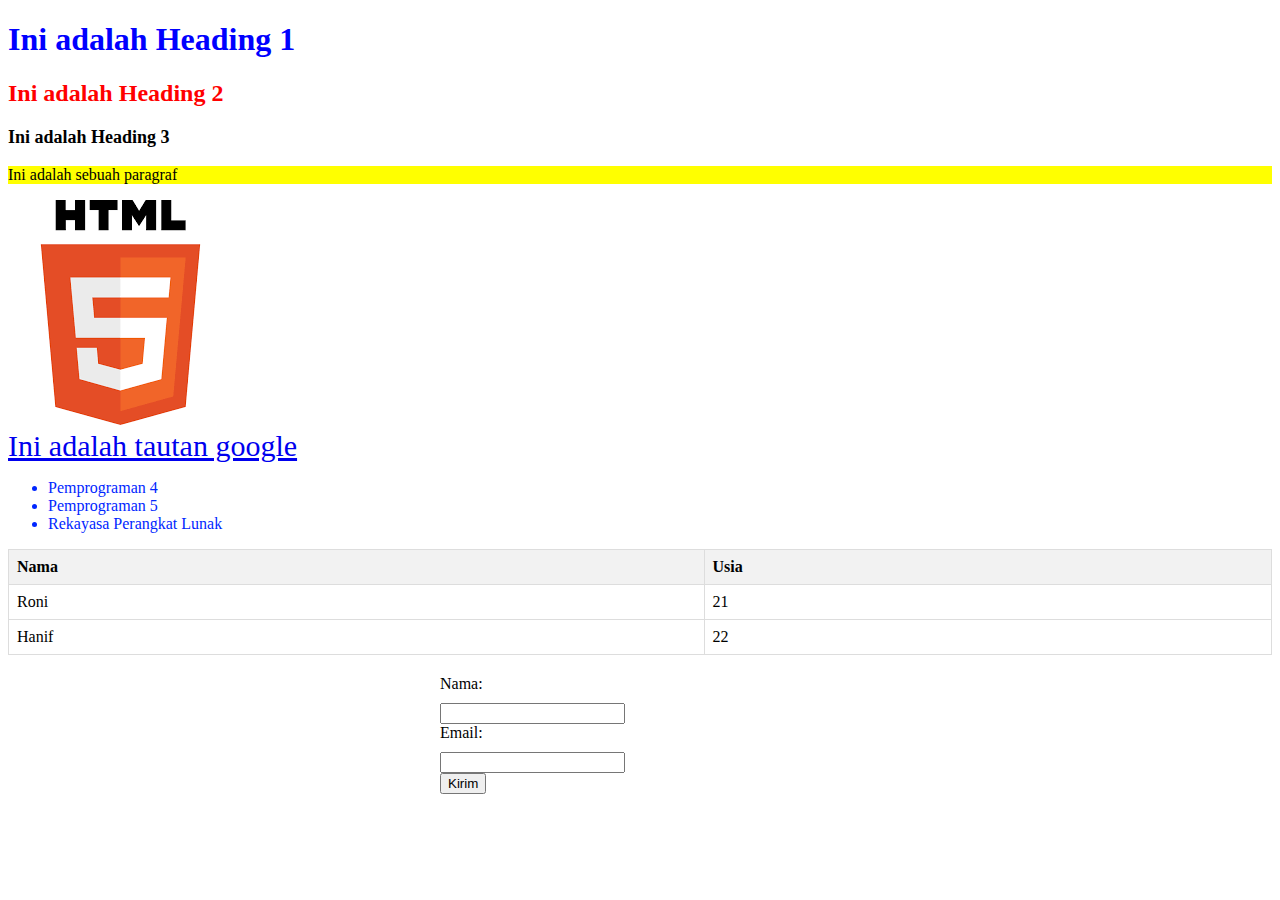
<file: PRG4_M1_P1_076/PRG4_M1_P1_076/P1_076.html>
﻿<!DOCTYPE html>

<html>
<head>
    <title>P1_076_1</title>
    <link rel="stylesheet" type="text/css" href="Style.css" />
    <style>
        /* CSS internal dimulai disini*/
        /* Gaya untuk elemen dengan claa "my class" */
        .my-class{
            font-family:'Birch Std';
            font-size:30px;
        }
        /* Gaya untuk elemen <ul> dengan id "my-list" */
        #my-list{
            color: #0026ff;
        }
        /*css internal berakhir disini*/
    </style>
</head>

<body>
    <h1 style="color: blue;">Ini adalah Heading 1</h1>
    <h2 style="color: red;">Ini adalah Heading 2</h2>
    <h3 style="font-size: 18px;">Ini adalah Heading 3</h3>
    <p style="background-color: yellow;">Ini adalah sebuah paragraf</p>

    <!--contoh gambar-->
    <img src="gambar.jpg" alt="Deskripsi gambar">
    <br />

    <!--contoh tautan (link)-->
    <a class="my-class" href="https://www.google.com">Ini adalah tautan google</a>

    <!--contoh daftar (list)-->
    <ul id="my-list">
        <li>Pemprograman 4</li>
        <li>Pemprograman 5</li>
        <li>Rekayasa Perangkat Lunak</li>
    </ul>

    <!--contoh tabel-->
    <table>
        <tr>
            <th>Nama</th>
            <th>Usia</th>
        </tr>
        <tr>
            <td>Roni</td>
            <td>21</td>
        </tr>
        <tr>
            <td>Hanif</td>
            <td>22</td>
        </tr>
    </table>
    <!--contoh formulir-->
    <form>
        <label for="nama">Nama:</label>
        <input type="text" id="nama" name="nama" /><br />

        <label for="email">Email:</label>
        <input type="email" id="email" name="email" /><br />

        <input type="submit" value="Kirim" />
    </form>

</body>
</html>
</file>
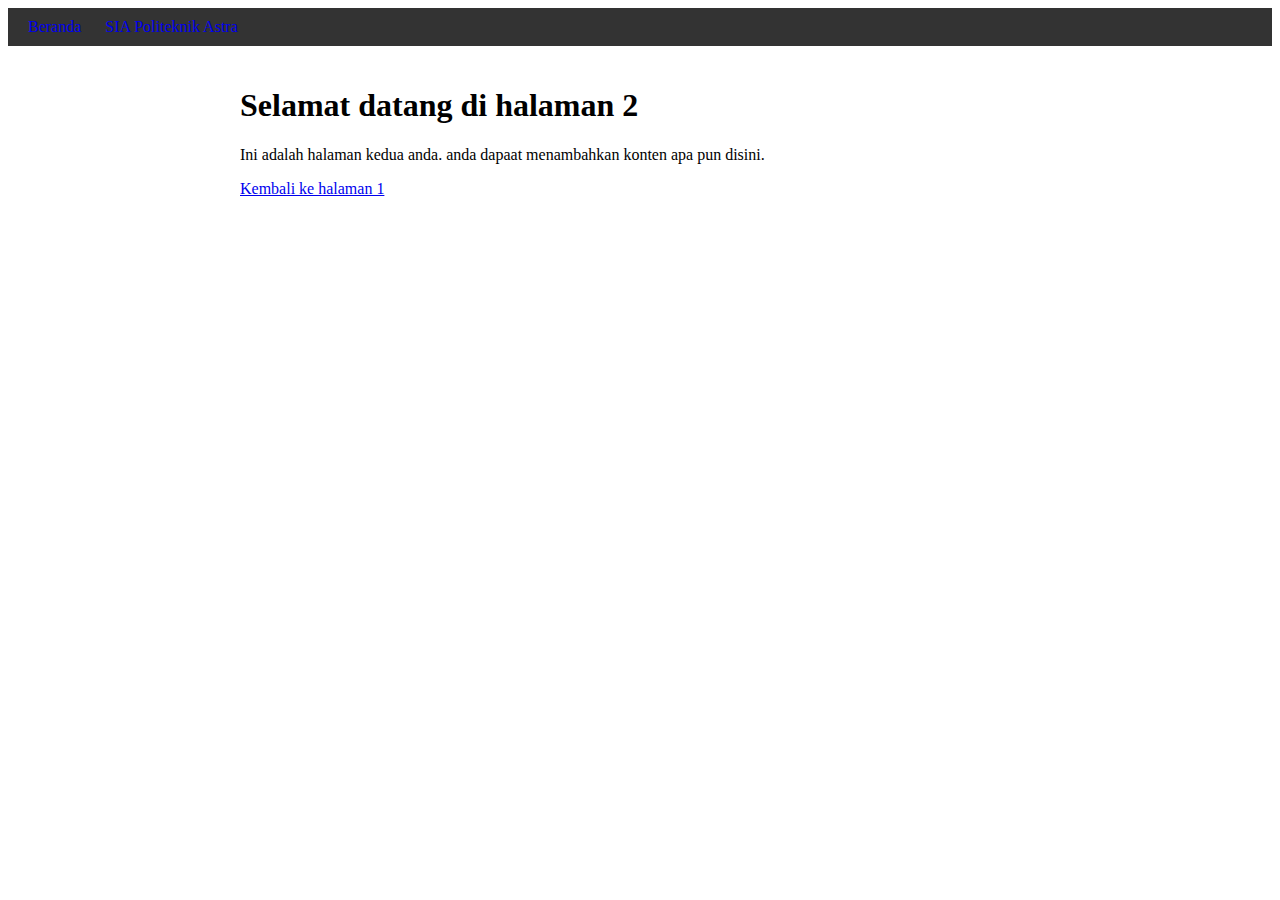
<file: PRG4_M1_P1_076/PRG4_M1_P1_076/P1_076_2.html>
﻿<!DOCTYPE html>

<html lang="en">
<head>
    <meta charset="utf-8" />
    <meta name="viewport" content="width=device-width, initial-scale=1.0" />
    <title>P1_076_2</title>
    <style>
        /*gaya css untuk navbar*/
        nav {
            background-color: #333;
            color: #fff;
            padding: 10px;
        }
        /* gaya css untuk tautan navbar */
        nav a {
              color #fff;
              text-decoration: none;
              margin: 0 10px;         
        }
        /* gaya css untuk konten */
        .container{
            max-width: 800px;
            margin:0 auto;
            padding: 20px;
        }
    </style>
</head>
<body>

    <!-- Navbar -->
    <nav>
        <a href="P1_076_2.html">Beranda</a>
        <a href="https://sia.polytechnic.astra.ac.id/">SIA Politeknik Astra</a>
    </nav>
    <!-- isi halaman -->
    <div class="container">
        <h1>Selamat datang di halaman 2</h1>
        <p> Ini adalah halaman kedua anda. anda dapaat menambahkan konten apa pun disini.</p>
        <a href="P1_076.html">Kembali ke halaman 1</a>
    </div>
</body>
</html>
</file>
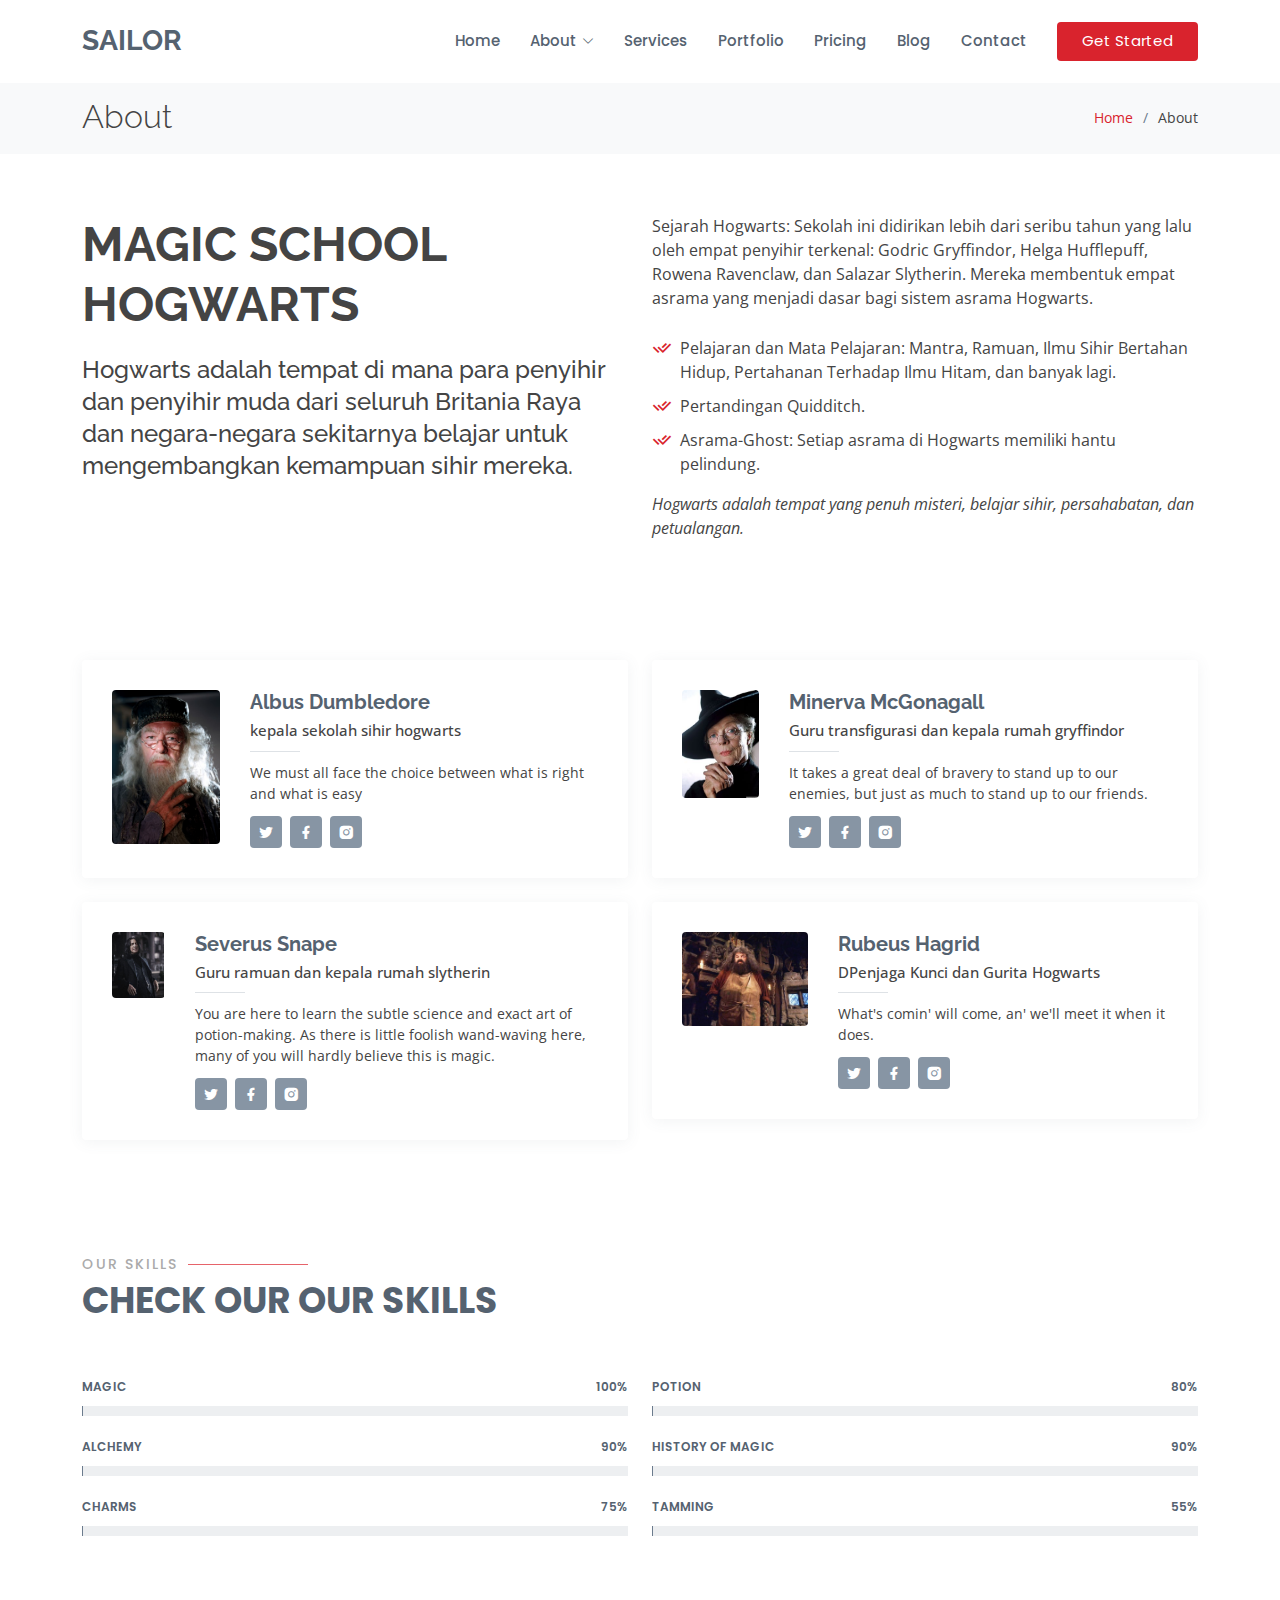
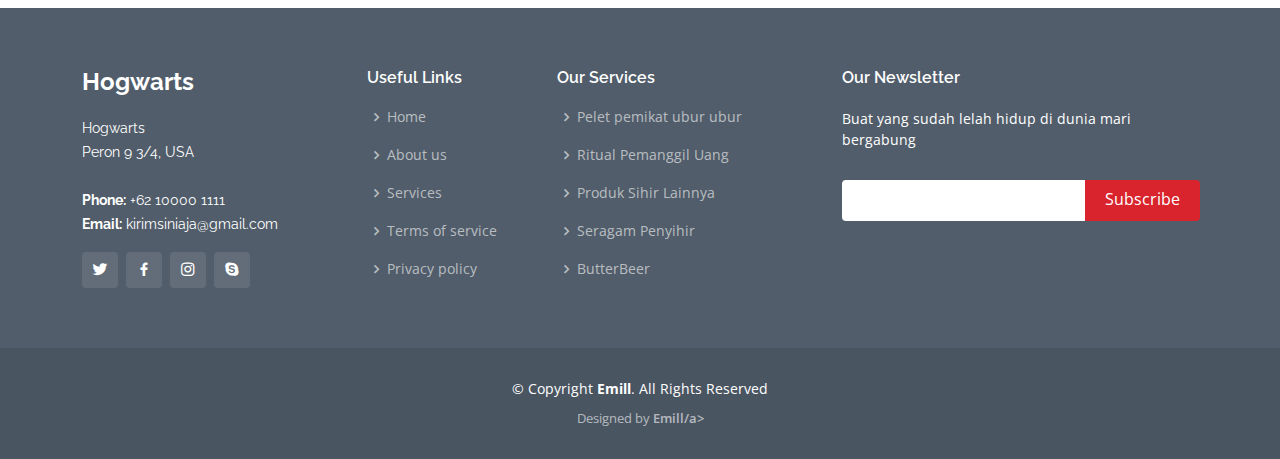
<file: PRG4_M1_P1_076/PRG4_M1_P1_076/Latihan/Sailor/about.html>
<!DOCTYPE html>
<html lang="en">

<head>
  <meta charset="utf-8">
  <meta content="width=device-width, initial-scale=1.0" name="viewport">

  <title>About - Sailor Bootstrap Template</title>
  <meta content="" name="description">
  <meta content="" name="keywords">

  <!-- Favicons -->
  <link href="assets/img/favicon.png" rel="icon">
  <link href="assets/img/apple-touch-icon.png" rel="apple-touch-icon">

  <!-- Google Fonts -->
  <link href="https://fonts.googleapis.com/css?family=Open+Sans:300,300i,400,400i,600,600i,700,700i|Raleway:300,300i,400,400i,500,500i,600,600i,700,700i|Poppins:300,300i,400,400i,500,500i,600,600i,700,700i" rel="stylesheet">

  <!-- Vendor CSS Files -->
  <link href="assets/vendor/animate.css/animate.min.css" rel="stylesheet">
  <link href="assets/vendor/bootstrap/css/bootstrap.min.css" rel="stylesheet">
  <link href="assets/vendor/bootstrap-icons/bootstrap-icons.css" rel="stylesheet">
  <link href="assets/vendor/boxicons/css/boxicons.min.css" rel="stylesheet">
  <link href="assets/vendor/glightbox/css/glightbox.min.css" rel="stylesheet">
  <link href="assets/vendor/remixicon/remixicon.css" rel="stylesheet">
  <link href="assets/vendor/swiper/swiper-bundle.min.css" rel="stylesheet">

  <!-- Template Main CSS File -->
  <link href="assets/css/style.css" rel="stylesheet">

  <!-- =======================================================
  * Template Name: Sailor
  * Updated: Aug 30 2023 with Bootstrap v5.3.1
  * Template URL: https://bootstrapmade.com/sailor-free-bootstrap-theme/
  * Author: BootstrapMade.com
  * License: https://bootstrapmade.com/license/
  ======================================================== -->
</head>

<body>

  <!-- ======= Header ======= -->
  <header id="header" class="fixed-top d-flex align-items-center">
    <div class="container d-flex align-items-center">

      <h1 class="logo me-auto"><a href="index.html">Sailor</a></h1>
      <!-- Uncomment below if you prefer to use an image logo -->
      <!-- <a href="index.html" class="logo me-auto"><img src="assets/img/logo.png" alt="" class="img-fluid"></a>-->

      <nav id="navbar" class="navbar">
        <ul>
          <li><a href="index.html">Home</a></li>

          <li class="dropdown"><a href="#"><span>About</span> <i class="bi bi-chevron-down"></i></a>
            <ul>
              <li><a href="about.html" class="active">About</a></li>
              <li><a href="team.html">Team</a></li>
              <li><a href="testimonials.html">Testimonials</a></li>

              <li class="dropdown"><a href="#"><span>Deep Drop Down</span> <i class="bi bi-chevron-right"></i></a>
                <ul>
                  <li><a href="#">Deep Drop Down 1</a></li>
                  <li><a href="#">Deep Drop Down 2</a></li>
                  <li><a href="#">Deep Drop Down 3</a></li>
                  <li><a href="#">Deep Drop Down 4</a></li>
                  <li><a href="#">Deep Drop Down 5</a></li>
                </ul>
              </li>
            </ul>
          </li>
          <li><a href="services.html">Services</a></li>
          <li><a href="portfolio.html">Portfolio</a></li>
          <li><a href="pricing.html">Pricing</a></li>
          <li><a href="blog.html">Blog</a></li>

          <li><a href="contact.html">Contact</a></li>
          <li><a href="index.html" class="getstarted">Get Started</a></li>
        </ul>
        <i class="bi bi-list mobile-nav-toggle"></i>
      </nav><!-- .navbar -->

    </div>
  </header><!-- End Header -->

  <main id="main">

      <!-- ======= Breadcrumbs ======= -->
      <section id="breadcrumbs" class="breadcrumbs">
          <div class="container">

              <div class="d-flex justify-content-between align-items-center">
                  <h2>About</h2>
                  <ol>
                      <li><a href="index.html">Home</a></li>
                      <li>About</li>
                  </ol>
              </div>

          </div>
      </section><!-- End Breadcrumbs -->
      <!-- ======= About Section ======= -->
      <section id="about" class="about">
          <div class="container">

              <div class="row content">
                  <div class="col-lg-6">
                      <h2>Magic School Hogwarts</h2>
                      <h3> Hogwarts adalah tempat di mana para penyihir dan penyihir muda dari seluruh Britania Raya dan negara-negara sekitarnya belajar untuk mengembangkan kemampuan sihir mereka.</h3>
                  </div>
                  <div class="col-lg-6 pt-4 pt-lg-0">
                      <p>
                          Sejarah Hogwarts: Sekolah ini didirikan lebih dari seribu tahun yang lalu oleh empat penyihir terkenal: Godric Gryffindor, Helga Hufflepuff, Rowena Ravenclaw, dan Salazar Slytherin. Mereka membentuk empat asrama yang menjadi dasar bagi sistem asrama Hogwarts.
                      </p>
                      <ul>
                          <li><i class="ri-check-double-line"></i> Pelajaran dan Mata Pelajaran: Mantra, Ramuan, Ilmu Sihir Bertahan Hidup, Pertahanan Terhadap Ilmu Hitam, dan banyak lagi. </li>
                          <li><i class="ri-check-double-line"></i> Pertandingan Quidditch.</li>
                          <li><i class="ri-check-double-line"></i> Asrama-Ghost: Setiap asrama di Hogwarts memiliki hantu pelindung.</li>
                      </ul>
                      <p class="fst-italic">
                          Hogwarts adalah tempat yang penuh misteri, belajar sihir, persahabatan, dan petualangan.
                      </p>
                  </div>
              </div>

          </div>
      </section><!-- End About Section -->
      <!-- ======= Team Section ======= -->
      <section id="team" class="team ">
          <div class="container">

              <div class="row">

                  <div class="col-lg-6">
                      <div class="member d-flex align-items-start">
                          <div class="pic"><img src="assets/img/team/team1.jpg" class="img-fluid" alt=""></div>
                          <div class="member-info">
                              <h4>Albus Dumbledore</h4>
                              <span>kepala sekolah sihir hogwarts</span>
                              <p>We must all face the choice between what is right and what is easy</p>
                              <div class="social">
                                  <a href=""><i class="ri-twitter-fill"></i></a>
                                  <a href=""><i class="ri-facebook-fill"></i></a>
                                  <a href=""><i class="ri-instagram-fill"></i></a>
                              </div>
                          </div>
                      </div>
                  </div>

                  <div class="col-lg-6 mt-4 mt-lg-0">
                      <div class="member d-flex align-items-start">
                          <div class="pic"><img src="assets/img/team/team2.jpg" class="img-fluid" alt=""></div>
                          <div class="member-info">
                              <h4>Minerva McGonagall</h4>
                              <span>Guru transfigurasi dan kepala rumah gryffindor</span>
                              <p>It takes a great deal of bravery to stand up to our enemies, but just as much to stand up to our friends.</p>
                              <div class="social">
                                  <a href=""><i class="ri-twitter-fill"></i></a>
                                  <a href=""><i class="ri-facebook-fill"></i></a>
                                  <a href=""><i class="ri-instagram-fill"></i></a>
                              </div>
                          </div>
                      </div>
                  </div>

                  <div class="col-lg-6 mt-4">
                      <div class="member d-flex align-items-start">
                          <div class="pic"><img src="assets/img/team/team3.jpg" class="img-fluid" alt=""></div>
                          <div class="member-info">
                              <h4>Severus Snape</h4>
                              <span>Guru ramuan dan kepala rumah slytherin</span>
                              <p>You are here to learn the subtle science and exact art of potion-making. As there is little foolish wand-waving here, many of you will hardly believe this is magic.</p>
                              <div class="social">
                                  <a href=""><i class="ri-twitter-fill"></i></a>
                                  <a href=""><i class="ri-facebook-fill"></i></a>
                                  <a href=""><i class="ri-instagram-fill"></i></a>
                              </div>
                          </div>
                      </div>
                  </div>

                  <div class="col-lg-6 mt-4">
                      <div class="member d-flex align-items-start">
                          <div class="pic"><img src="assets/img/team/team4.jpg" class="img-fluid" alt=""></div>
                          <div class="member-info">
                              <h4>Rubeus Hagrid</h4>
                              <span>DPenjaga Kunci dan Gurita Hogwarts</span>
                              <p>What's comin' will come, an' we'll meet it when it does.</p>
                              <div class="social">
                                  <a href=""><i class="ri-twitter-fill"></i></a>
                                  <a href=""><i class="ri-facebook-fill"></i></a>
                                  <a href=""><i class="ri-instagram-fill"></i></a>
                              </div>
                          </div>
                      </div>
                  </div>

              </div>

          </div>
      </section><!-- End Team Section -->
      <!-- ======= Our Skills Section ======= -->
      <section id="skills" class="skills">
          <div class="container">

              <div class="section-title">
                  <h2>Our Skills</h2>
                  <p>Check our Our Skills</p>
              </div>

              <div class="row skills-content">

                  <div class="col-lg-6">

                      <div class="progress">
                          <span class="skill">Magic <i class="val">100%</i></span>
                          <div class="progress-bar-wrap">
                              <div class="progress-bar" role="progressbar" aria-valuenow="100" aria-valuemin="0" aria-valuemax="100"></div>
                          </div>
                      </div>

                      <div class="progress">
                          <span class="skill">Alchemy <i class="val">90%</i></span>
                          <div class="progress-bar-wrap">
                              <div class="progress-bar" role="progressbar" aria-valuenow="90" aria-valuemin="0" aria-valuemax="100"></div>
                          </div>
                      </div>

                      <div class="progress">
                          <span class="skill">Charms <i class="val">75%</i></span>
                          <div class="progress-bar-wrap">
                              <div class="progress-bar" role="progressbar" aria-valuenow="75" aria-valuemin="0" aria-valuemax="100"></div>
                          </div>
                      </div>

                  </div>

                  <div class="col-lg-6">

                      <div class="progress">
                          <span class="skill">Potion <i class="val">80%</i></span>
                          <div class="progress-bar-wrap">
                              <div class="progress-bar" role="progressbar" aria-valuenow="80" aria-valuemin="0" aria-valuemax="100"></div>
                          </div>
                      </div>

                      <div class="progress">
                          <span class="skill">History of magic <i class="val">90%</i></span>
                          <div class="progress-bar-wrap">
                              <div class="progress-bar" role="progressbar" aria-valuenow="90" aria-valuemin="0" aria-valuemax="100"></div>
                          </div>
                      </div>

                      <div class="progress">
                          <span class="skill">Tamming <i class="val">55%</i></span>
                          <div class="progress-bar-wrap">
                              <div class="progress-bar" role="progressbar" aria-valuenow="55" aria-valuemin="0" aria-valuemax="100"></div>
                          </div>
                      </div>

                  </div>

              </div>

          </div>
      </section><!-- End Our Skills Section -->

  </main><!-- End #main -->

  <!-- ======= Footer ======= -->
  <footer id="footer">
    <div class="footer-top">
      <div class="container">
          <div class="row">

              <div class="col-lg-3 col-md-6">
                  <div class="footer-info">
                      <h3>Hogwarts</h3>
                      <p>
                          Hogwarts <br>
                          Peron 9 3/4, USA<br><br>
                          <strong>Phone:</strong> +62 10000 1111<br>
                          <strong>Email:</strong> kirimsiniaja@gmail.com<br>
                      </p>
                      <div class="social-links mt-3">
                          <a href="#" class="twitter"><i class="bx bxl-twitter"></i></a>
                          <a href="#" class="facebook"><i class="bx bxl-facebook"></i></a>
                          <a href="#" class="instagram"><i class="bx bxl-instagram"></i></a>
                          <a href="#" class="google-plus"><i class="bx bxl-skype"></i></a>
                      </div>
                  </div>
              </div>

              <div class="col-lg-2 col-md-6 footer-links">
                  <h4>Useful Links</h4>
                  <ul>
                      <li><i class="bx bx-chevron-right"></i> <a href="#">Home</a></li>
                      <li><i class="bx bx-chevron-right"></i> <a href="#">About us</a></li>
                      <li><i class="bx bx-chevron-right"></i> <a href="#">Services</a></li>
                      <li><i class="bx bx-chevron-right"></i> <a href="#">Terms of service</a></li>
                      <li><i class="bx bx-chevron-right"></i> <a href="#">Privacy policy</a></li>
                  </ul>
              </div>

              <div class="col-lg-3 col-md-6 footer-links">
                  <h4>Our Services</h4>
                  <ul>
                      <li><i class="bx bx-chevron-right"></i> <a href="#">Pelet pemikat ubur ubur</a></li>
                      <li><i class="bx bx-chevron-right"></i> <a href="#">Ritual Pemanggil Uang</a></li>
                      <li><i class="bx bx-chevron-right"></i> <a href="#">Produk Sihir Lainnya</a></li>
                      <li><i class="bx bx-chevron-right"></i> <a href="#">Seragam Penyihir</a></li>
                      <li><i class="bx bx-chevron-right"></i> <a href="#">ButterBeer</a></li>
                  </ul>
              </div>

              <div class="col-lg-4 col-md-6 footer-newsletter">
                  <h4>Our Newsletter</h4>
                  <p>Buat yang sudah lelah hidup di dunia mari bergabung</p>
                  <form action="" method="post">
                      <input type="email" name="email"><input type="submit" value="Subscribe">
                  </form>

              </div>

          </div>
      </div>
    </div>

    <div class="container">
      <div class="copyright">
        &copy; Copyright <strong><span>Emill</span></strong>. All Rights Reserved
      </div>
      <div class="credits">
        <!-- All the links in the footer should remain intact. -->
        <!-- You can delete the links only if you purchased the pro version. -->
        <!-- Licensing information: https://bootstrapmade.com/license/ -->
        <!-- Purchase the pro version with working PHP/AJAX contact form: https://bootstrapmade.com/sailor-free-bootstrap-theme/ -->
        Designed by <a href="https://bootstrapmade.com/">Emill/a>
      </div>
    </div>
  </footer><!-- End Footer -->

  <a href="#" class="back-to-top d-flex align-items-center justify-content-center"><i class="bi bi-arrow-up-short"></i></a>

  <!-- Vendor JS Files -->
  <script src="assets/vendor/bootstrap/js/bootstrap.bundle.min.js"></script>
  <script src="assets/vendor/glightbox/js/glightbox.min.js"></script>
  <script src="assets/vendor/isotope-layout/isotope.pkgd.min.js"></script>
  <script src="assets/vendor/swiper/swiper-bundle.min.js"></script>
  <script src="assets/vendor/waypoints/noframework.waypoints.js"></script>
  <script src="assets/vendor/php-email-form/validate.js"></script>

  <!-- Template Main JS File -->
  <script src="assets/js/main.js"></script>

</body>

</html>
</file>
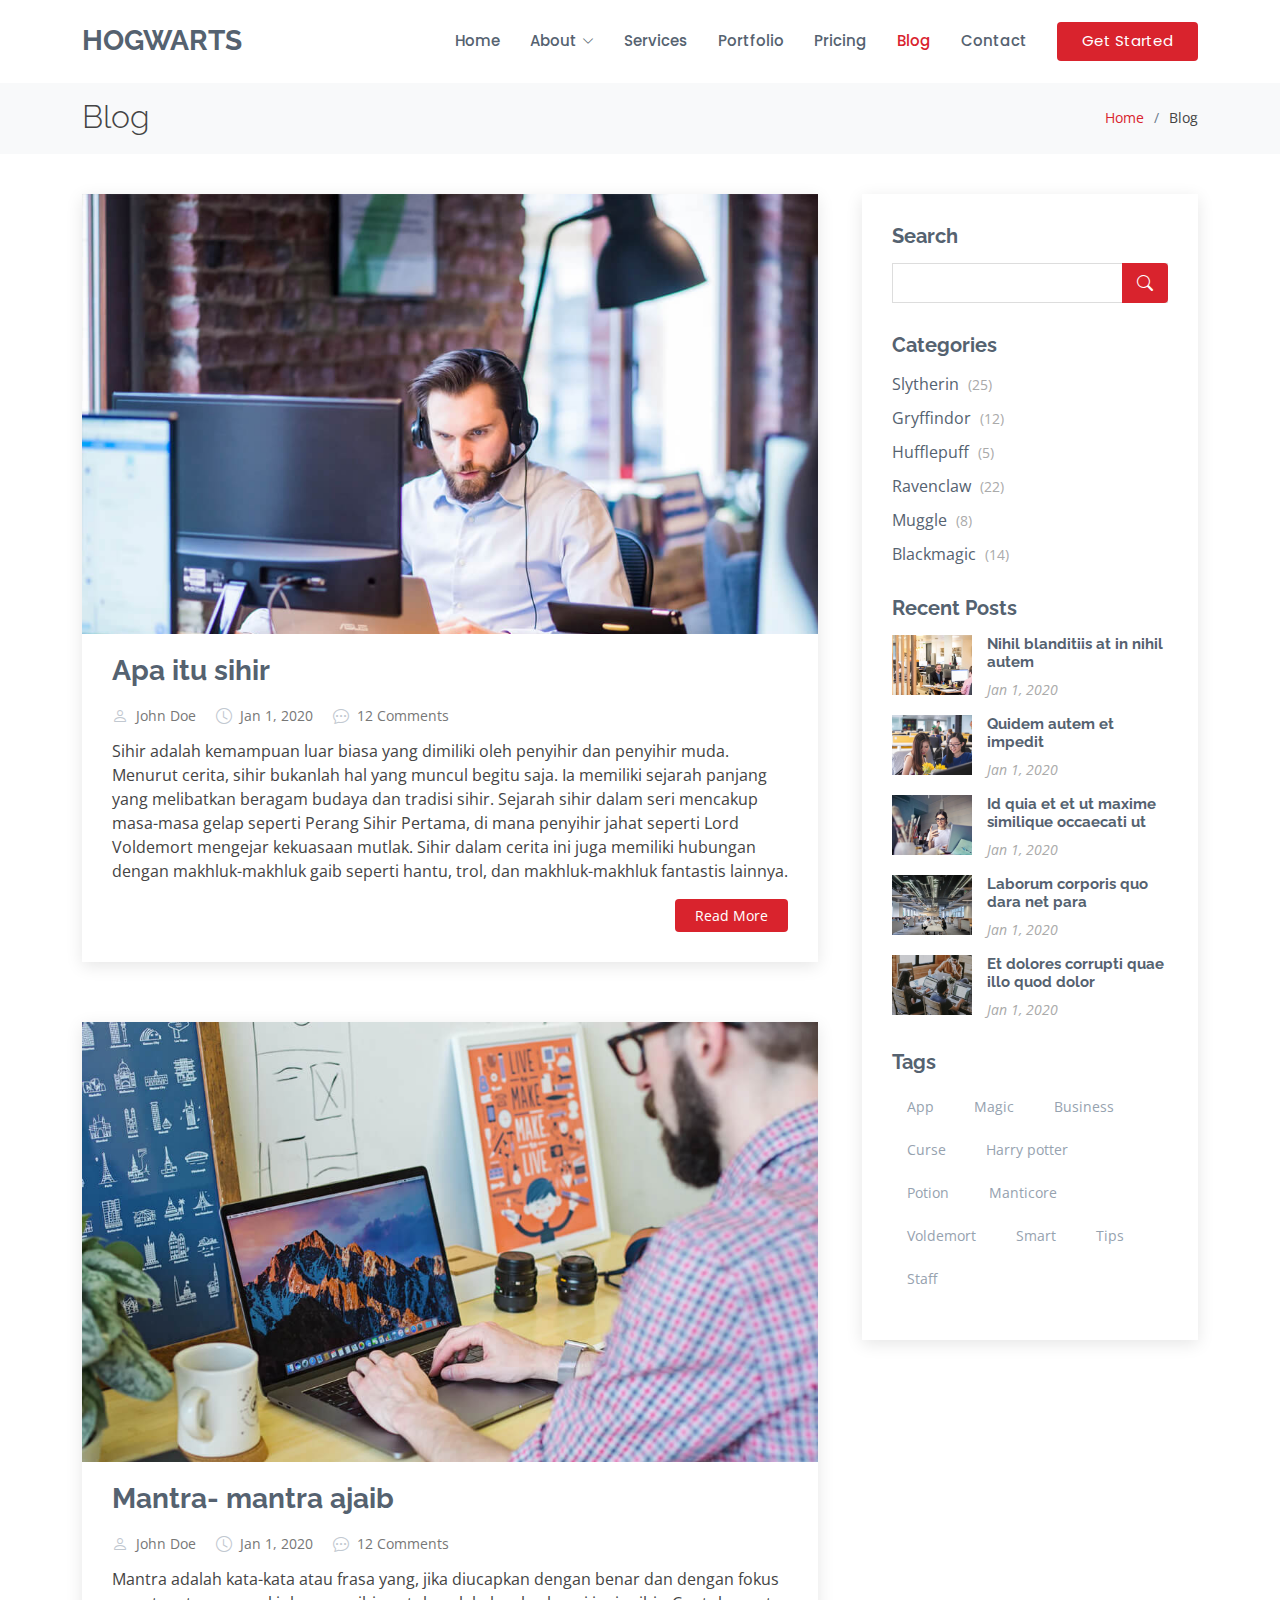
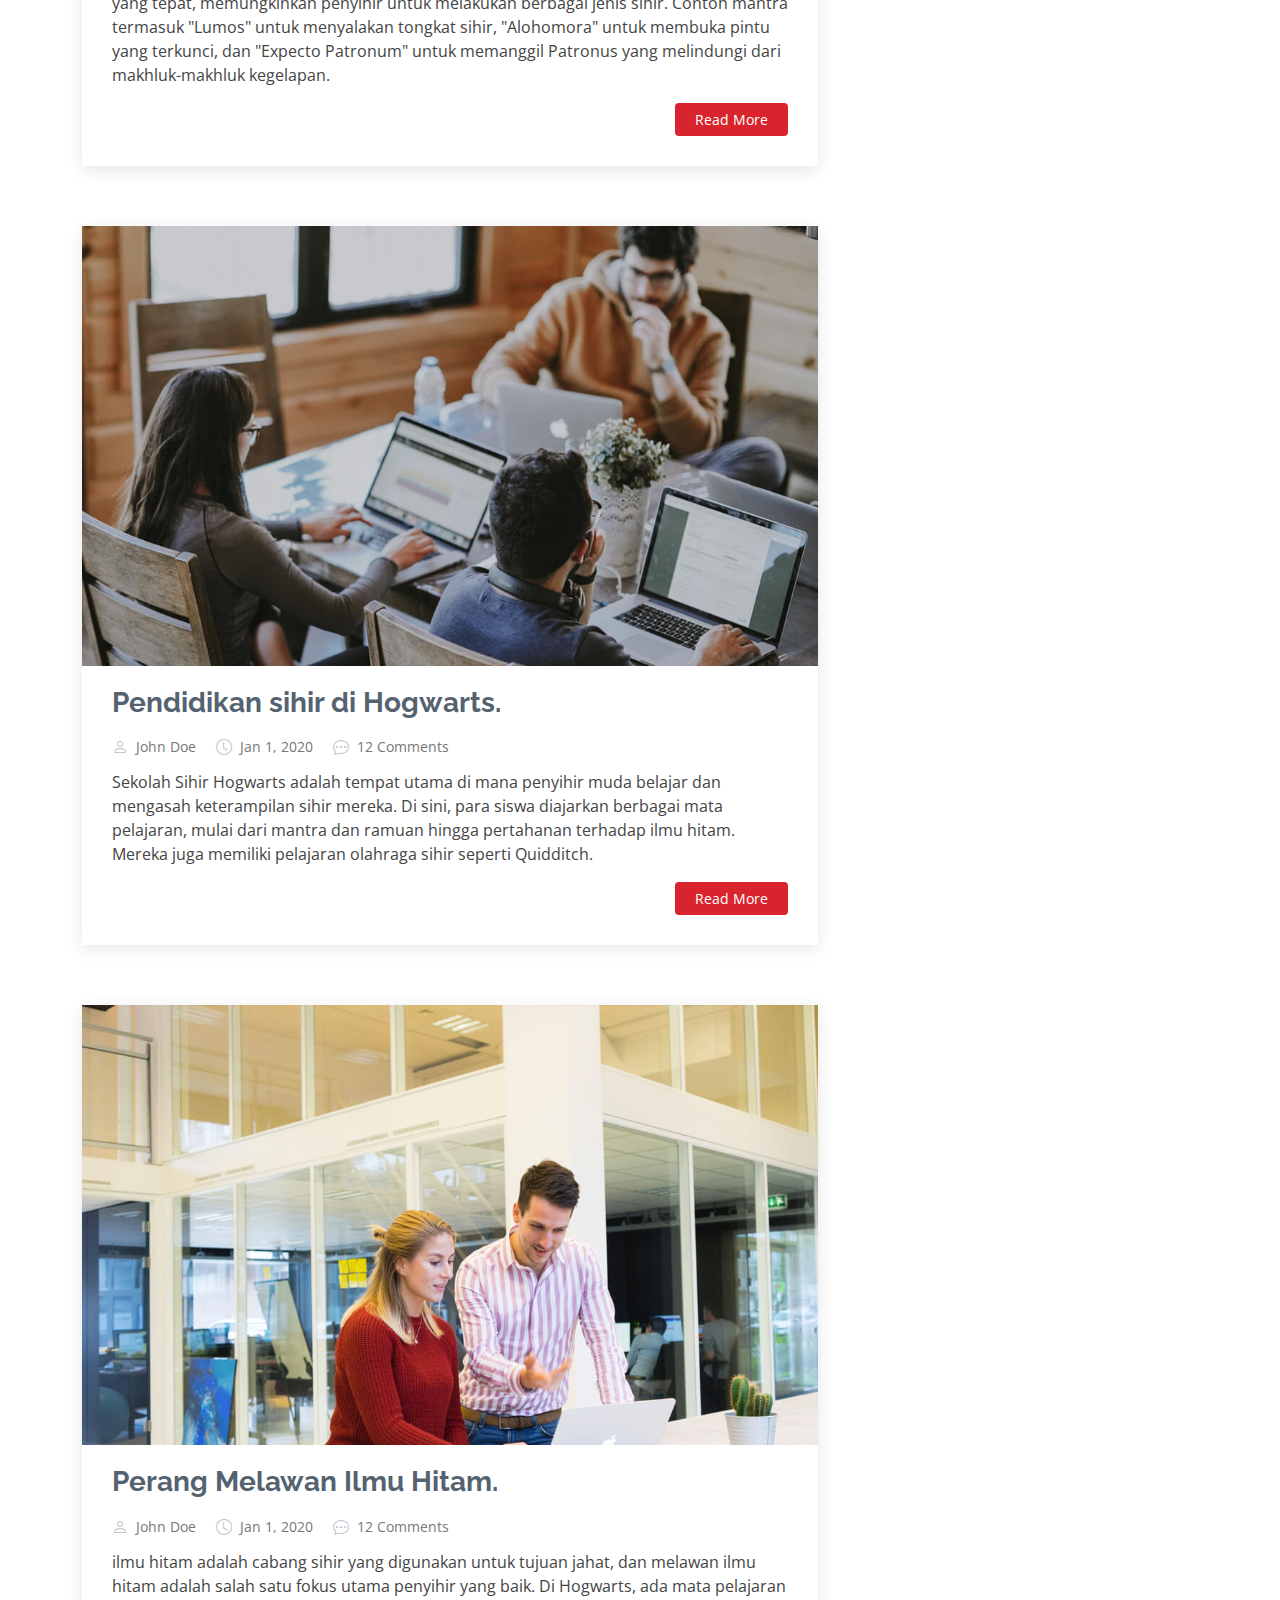
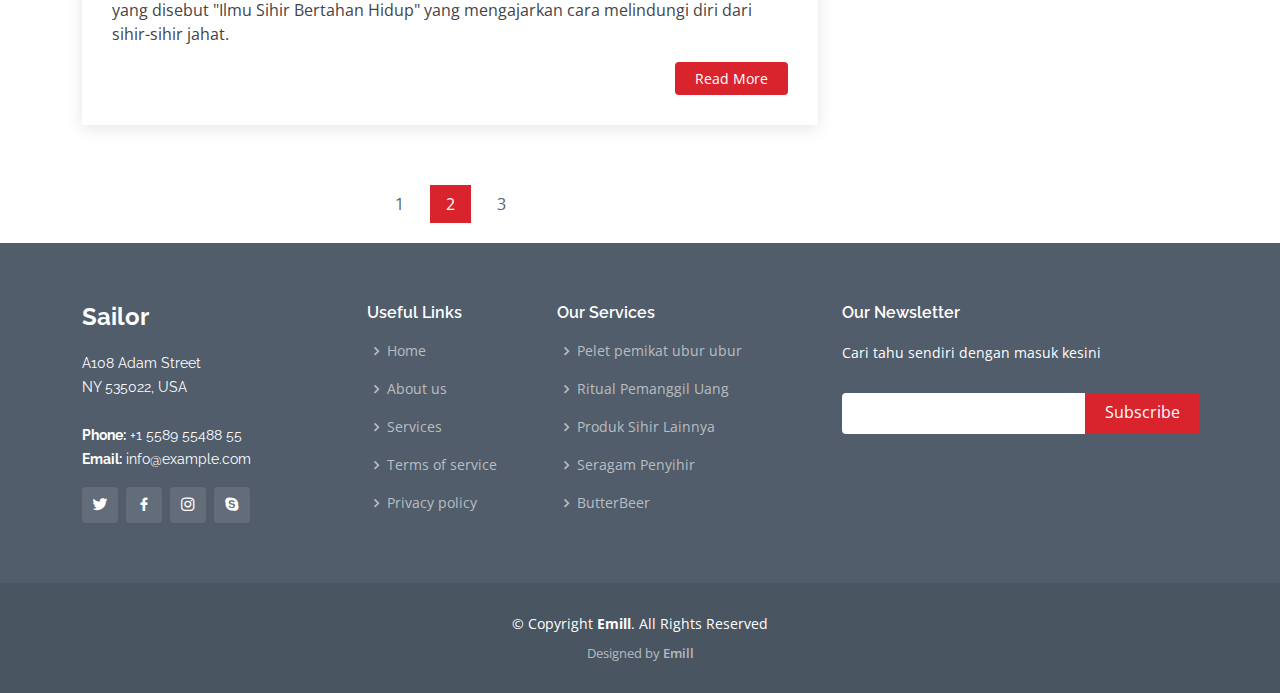
<file: PRG4_M1_P1_076/PRG4_M1_P1_076/Latihan/Sailor/blog.html>
<!DOCTYPE html>
<html lang="en">

<head>
  <meta charset="utf-8">
  <meta content="width=device-width, initial-scale=1.0" name="viewport">

  <title>Blog - Sailor Bootstrap Template</title>
  <meta content="" name="description">
  <meta content="" name="keywords">

  <!-- Favicons -->
  <link href="assets/img/favicon.png" rel="icon">
  <link href="assets/img/apple-touch-icon.png" rel="apple-touch-icon">

  <!-- Google Fonts -->
  <link href="https://fonts.googleapis.com/css?family=Open+Sans:300,300i,400,400i,600,600i,700,700i|Raleway:300,300i,400,400i,500,500i,600,600i,700,700i|Poppins:300,300i,400,400i,500,500i,600,600i,700,700i" rel="stylesheet">

  <!-- Vendor CSS Files -->
  <link href="assets/vendor/animate.css/animate.min.css" rel="stylesheet">
  <link href="assets/vendor/bootstrap/css/bootstrap.min.css" rel="stylesheet">
  <link href="assets/vendor/bootstrap-icons/bootstrap-icons.css" rel="stylesheet">
  <link href="assets/vendor/boxicons/css/boxicons.min.css" rel="stylesheet">
  <link href="assets/vendor/glightbox/css/glightbox.min.css" rel="stylesheet">
  <link href="assets/vendor/remixicon/remixicon.css" rel="stylesheet">
  <link href="assets/vendor/swiper/swiper-bundle.min.css" rel="stylesheet">

  <!-- Template Main CSS File -->
  <link href="assets/css/style.css" rel="stylesheet">

  <!-- =======================================================
  * Template Name: Sailor
  * Updated: Aug 30 2023 with Bootstrap v5.3.1
  * Template URL: https://bootstrapmade.com/sailor-free-bootstrap-theme/
  * Author: BootstrapMade.com
  * License: https://bootstrapmade.com/license/
  ======================================================== -->
</head>

<body>

  <!-- ======= Header ======= -->
  <header id="header" class="fixed-top d-flex align-items-center">
    <div class="container d-flex align-items-center">

      <h1 class="logo me-auto"><a href="index.html">Hogwarts</a></h1>
      <!-- Uncomment below if you prefer to use an image logo -->
      <!-- <a href="index.html" class="logo me-auto"><img src="assets/img/logo.png" alt="" class="img-fluid"></a>-->

      <nav id="navbar" class="navbar">
        <ul>
          <li><a href="index.html">Home</a></li>

          <li class="dropdown"><a href="#"><span>About</span> <i class="bi bi-chevron-down"></i></a>
            <ul>
              <li><a href="about.html">About</a></li>
              <li><a href="team.html">Team</a></li>
              <li><a href="testimonials.html">Testimonials</a></li>

              <li class="dropdown"><a href="#"><span>Deep Drop Down</span> <i class="bi bi-chevron-right"></i></a>
                <ul>
                  <li><a href="#">Deep Drop Down 1</a></li>
                  <li><a href="#">Deep Drop Down 2</a></li>
                  <li><a href="#">Deep Drop Down 3</a></li>
                  <li><a href="#">Deep Drop Down 4</a></li>
                  <li><a href="#">Deep Drop Down 5</a></li>
                </ul>
              </li>
            </ul>
          </li>
          <li><a href="services.html">Services</a></li>
          <li><a href="portfolio.html">Portfolio</a></li>
          <li><a href="pricing.html">Pricing</a></li>
          <li><a href="blog.html" class="active">Blog</a></li>

          <li><a href="contact.html">Contact</a></li>
          <li><a href="index.html" class="getstarted">Get Started</a></li>
        </ul>
        <i class="bi bi-list mobile-nav-toggle"></i>
      </nav><!-- .navbar -->

    </div>
  </header><!-- End Header -->

  <main id="main">

    <!-- ======= Breadcrumbs ======= -->
    <section id="breadcrumbs" class="breadcrumbs">
      <div class="container">

        <div class="d-flex justify-content-between align-items-center">
          <h2>Blog</h2>
          <ol>
            <li><a href="index.html">Home</a></li>
            <li>Blog</li>
          </ol>
        </div>

      </div>
    </section><!-- End Breadcrumbs -->

    <!-- ======= Blog Section ======= -->
    <section id="blog" class="blog">
      <div class="container" data-aos="fade-up">

        <div class="row">

          <div class="col-lg-8 entries">

            <article class="entry">

              <div class="entry-img">
                <img src="assets/img/blog/blog-1.jpg" alt="" class="img-fluid">
              </div>

              <h2 class="entry-title">
                <a href="blog-single.html">Apa itu sihir</a>
              </h2>

              <div class="entry-meta">
                <ul>
                  <li class="d-flex align-items-center"><i class="bi bi-person"></i> <a href="blog-single.html">John Doe</a></li>
                  <li class="d-flex align-items-center"><i class="bi bi-clock"></i> <a href="blog-single.html"><time datetime="2020-01-01">Jan 1, 2020</time></a></li>
                  <li class="d-flex align-items-center"><i class="bi bi-chat-dots"></i> <a href="blog-single.html">12 Comments</a></li>
                </ul>
              </div>

              <div class="entry-content">
                  <p>
                      Sihir adalah kemampuan luar biasa yang dimiliki oleh penyihir dan penyihir muda. Menurut cerita, sihir bukanlah hal yang muncul begitu saja. Ia memiliki sejarah panjang yang melibatkan beragam budaya dan tradisi sihir.
                      Sejarah sihir dalam seri mencakup masa-masa gelap seperti Perang Sihir Pertama, di mana penyihir jahat seperti Lord Voldemort mengejar kekuasaan mutlak. Sihir dalam cerita ini juga memiliki hubungan dengan makhluk-makhluk gaib seperti hantu, trol, dan makhluk-makhluk fantastis lainnya.
                  </p>
                <div class="read-more">
                  <a href="blog-single.html">Read More</a>
                </div>
              </div>

            </article><!-- End blog entry -->

            <article class="entry">

              <div class="entry-img">
                <img src="assets/img/blog/blog-2.jpg" alt="" class="img-fluid">
              </div>

              <h2 class="entry-title">
                <a href="blog-single.html">Mantra- mantra ajaib</a>
              </h2>

              <div class="entry-meta">
                <ul>
                  <li class="d-flex align-items-center"><i class="bi bi-person"></i> <a href="blog-single.html">John Doe</a></li>
                  <li class="d-flex align-items-center"><i class="bi bi-clock"></i> <a href="blog-single.html"><time datetime="2020-01-01">Jan 1, 2020</time></a></li>
                  <li class="d-flex align-items-center"><i class="bi bi-chat-dots"></i> <a href="blog-single.html">12 Comments</a></li>
                </ul>
              </div>

              <div class="entry-content">
                  <p>
                      Mantra adalah kata-kata atau frasa yang, jika diucapkan dengan benar dan dengan fokus yang tepat, memungkinkan penyihir untuk melakukan berbagai jenis sihir.
                      Contoh mantra termasuk "Lumos" untuk menyalakan tongkat sihir, "Alohomora" untuk membuka pintu yang terkunci, dan "Expecto Patronum" untuk memanggil Patronus yang melindungi dari makhluk-makhluk kegelapan.
                  </p>
                <div class="read-more">
                  <a href="blog-single.html">Read More</a>
                </div>
              </div>

            </article><!-- End blog entry -->

            <article class="entry">

              <div class="entry-img">
                <img src="assets/img/blog/blog-3.jpg" alt="" class="img-fluid">
              </div>

              <h2 class="entry-title">
                <a href="blog-single.html">Pendidikan sihir di Hogwarts.</a>
              </h2>

              <div class="entry-meta">
                <ul>
                  <li class="d-flex align-items-center"><i class="bi bi-person"></i> <a href="blog-single.html">John Doe</a></li>
                  <li class="d-flex align-items-center"><i class="bi bi-clock"></i> <a href="blog-single.html"><time datetime="2020-01-01">Jan 1, 2020</time></a></li>
                  <li class="d-flex align-items-center"><i class="bi bi-chat-dots"></i> <a href="blog-single.html">12 Comments</a></li>
                </ul>
              </div>

              <div class="entry-content">
                  <p>
                      Sekolah Sihir Hogwarts adalah tempat utama di mana penyihir muda belajar dan mengasah keterampilan sihir mereka. Di sini, para siswa diajarkan berbagai mata pelajaran,
                      mulai dari mantra dan ramuan hingga pertahanan terhadap ilmu hitam. Mereka juga memiliki pelajaran olahraga sihir seperti Quidditch.
                  </p>
                <div class="read-more">
                  <a href="blog-single.html">Read More</a>
                </div>
              </div>

            </article><!-- End blog entry -->

            <article class="entry">

              <div class="entry-img">
                <img src="assets/img/blog/blog-4.jpg" alt="" class="img-fluid">
              </div>

              <h2 class="entry-title">
                  <a href="blog-single.html">Perang Melawan Ilmu Hitam.</a>
              </h2>

              <div class="entry-meta">
                <ul>
                  <li class="d-flex align-items-center"><i class="bi bi-person"></i> <a href="blog-single.html">John Doe</a></li>
                  <li class="d-flex align-items-center"><i class="bi bi-clock"></i> <a href="blog-single.html"><time datetime="2020-01-01">Jan 1, 2020</time></a></li>
                  <li class="d-flex align-items-center"><i class="bi bi-chat-dots"></i> <a href="blog-single.html">12 Comments</a></li>
                </ul>
              </div>

              <div class="entry-content">
                  <p>
                      ilmu hitam adalah cabang sihir yang digunakan untuk tujuan jahat, dan melawan ilmu hitam adalah salah satu fokus utama penyihir yang baik. Di Hogwarts, ada mata pelajaran yang disebut "Ilmu Sihir Bertahan Hidup" yang mengajarkan cara melindungi diri dari sihir-sihir jahat.
                  </p>
                <div class="read-more">
                  <a href="blog-single.html">Read More</a>
                </div>
              </div>

            </article><!-- End blog entry -->

            <div class="blog-pagination">
              <ul class="justify-content-center">
                <li><a href="#">1</a></li>
                <li class="active"><a href="#">2</a></li>
                <li><a href="#">3</a></li>
              </ul>
            </div>

          </div><!-- End blog entries list -->

          <div class="col-lg-4">

            <div class="sidebar">

              <h3 class="sidebar-title">Search</h3>
              <div class="sidebar-item search-form">
                <form action="">
                  <input type="text">
                  <button type="submit"><i class="bi bi-search"></i></button>
                </form>
              </div><!-- End sidebar search formn-->

              <h3 class="sidebar-title">Categories</h3>
              <div class="sidebar-item categories">
                <ul>
                  <li><a href="#">Slytherin <span>(25)</span></a></li>
                  <li><a href="#">Gryffindor <span>(12)</span></a></li>
                  <li><a href="#">Hufflepuff <span>(5)</span></a></li>
                  <li><a href="#">Ravenclaw <span>(22)</span></a></li>
                  <li><a href="#">Muggle <span>(8)</span></a></li>
                  <li><a href="#">Blackmagic <span>(14)</span></a></li>
                </ul>
              </div><!-- End sidebar categories-->

              <h3 class="sidebar-title">Recent Posts</h3>
              <div class="sidebar-item recent-posts">
                <div class="post-item clearfix">
                  <img src="assets/img/blog/blog-recent-1.jpg" alt="">
                  <h4><a href="blog-single.html">Nihil blanditiis at in nihil autem</a></h4>
                  <time datetime="2020-01-01">Jan 1, 2020</time>
                </div>

                <div class="post-item clearfix">
                  <img src="assets/img/blog/blog-recent-2.jpg" alt="">
                  <h4><a href="blog-single.html">Quidem autem et impedit</a></h4>
                  <time datetime="2020-01-01">Jan 1, 2020</time>
                </div>

                <div class="post-item clearfix">
                  <img src="assets/img/blog/blog-recent-3.jpg" alt="">
                  <h4><a href="blog-single.html">Id quia et et ut maxime similique occaecati ut</a></h4>
                  <time datetime="2020-01-01">Jan 1, 2020</time>
                </div>

                <div class="post-item clearfix">
                  <img src="assets/img/blog/blog-recent-4.jpg" alt="">
                  <h4><a href="blog-single.html">Laborum corporis quo dara net para</a></h4>
                  <time datetime="2020-01-01">Jan 1, 2020</time>
                </div>

                <div class="post-item clearfix">
                  <img src="assets/img/blog/blog-recent-5.jpg" alt="">
                  <h4><a href="blog-single.html">Et dolores corrupti quae illo quod dolor</a></h4>
                  <time datetime="2020-01-01">Jan 1, 2020</time>
                </div>

              </div><!-- End sidebar recent posts-->

              <h3 class="sidebar-title">Tags</h3>
              <div class="sidebar-item tags">
                <ul>
                  <li><a href="#">App</a></li>
                  <li><a href="#">Magic</a></li>
                  <li><a href="#">Business</a></li>
                  <li><a href="#">Curse</a></li>
                  <li><a href="#">Harry potter</a></li>
                  <li><a href="#">Potion</a></li>
                  <li><a href="#">Manticore</a></li>
                  <li><a href="#">Voldemort</a></li>
                  <li><a href="#">Smart</a></li>
                  <li><a href="#">Tips</a></li>
                  <li><a href="#">Staff</a></li>
                </ul>
              </div><!-- End sidebar tags-->

            </div><!-- End sidebar -->

          </div><!-- End blog sidebar -->

        </div>

      </div>
    </section><!-- End Blog Section -->

  </main><!-- End #main -->

  <!-- ======= Footer ======= -->
  <footer id="footer">
    <div class="footer-top">
      <div class="container">
          <div class="row">

              <div class="col-lg-3 col-md-6">
                  <div class="footer-info">
                      <h3>Sailor</h3>
                      <p>
                          A108 Adam Street <br>
                          NY 535022, USA<br><br>
                          <strong>Phone:</strong> +1 5589 55488 55<br>
                          <strong>Email:</strong> info@example.com<br>
                      </p>
                      <div class="social-links mt-3">
                          <a href="#" class="twitter"><i class="bx bxl-twitter"></i></a>
                          <a href="#" class="facebook"><i class="bx bxl-facebook"></i></a>
                          <a href="#" class="instagram"><i class="bx bxl-instagram"></i></a>
                          <a href="#" class="google-plus"><i class="bx bxl-skype"></i></a>
                      </div>
                  </div>
              </div>

              <div class="col-lg-2 col-md-6 footer-links">
                  <h4>Useful Links</h4>
                  <ul>
                      <li><i class="bx bx-chevron-right"></i> <a href="#">Home</a></li>
                      <li><i class="bx bx-chevron-right"></i> <a href="#">About us</a></li>
                      <li><i class="bx bx-chevron-right"></i> <a href="#">Services</a></li>
                      <li><i class="bx bx-chevron-right"></i> <a href="#">Terms of service</a></li>
                      <li><i class="bx bx-chevron-right"></i> <a href="#">Privacy policy</a></li>
                  </ul>
              </div>

              <div class="col-lg-3 col-md-6 footer-links">
                  <h4>Our Services</h4>
                  <ul>
                      <li><i class="bx bx-chevron-right"></i> <a href="#">Pelet pemikat ubur ubur</a></li>
                      <li><i class="bx bx-chevron-right"></i> <a href="#">Ritual Pemanggil Uang</a></li>
                      <li><i class="bx bx-chevron-right"></i> <a href="#">Produk Sihir Lainnya</a></li>
                      <li><i class="bx bx-chevron-right"></i> <a href="#">Seragam Penyihir</a></li>
                      <li><i class="bx bx-chevron-right"></i> <a href="#">ButterBeer</a></li>
                  </ul>
              </div>

              <div class="col-lg-4 col-md-6 footer-newsletter">
                  <h4>Our Newsletter</h4>
                  <p>Cari tahu sendiri dengan masuk kesini</p>
                  <form action="" method="post">
                      <input type="email" name="email"><input type="submit" value="Subscribe">
                  </form>

              </div>

          </div>
      </div>
    </div>

    <div class="container">
      <div class="copyright">
        &copy; Copyright <strong><span>Emill</span></strong>. All Rights Reserved
      </div>
      <div class="credits">
        <!-- All the links in the footer should remain intact. -->
        <!-- You can delete the links only if you purchased the pro version. -->
        <!-- Licensing information: https://bootstrapmade.com/license/ -->
        <!-- Purchase the pro version with working PHP/AJAX contact form: https://bootstrapmade.com/sailor-free-bootstrap-theme/ -->
        Designed by <a href="https://bootstrapmade.com/">Emill</a>
      </div>
    </div>
  </footer><!-- End Footer -->

  <a href="#" class="back-to-top d-flex align-items-center justify-content-center"><i class="bi bi-arrow-up-short"></i></a>

  <!-- Vendor JS Files -->
  <script src="assets/vendor/bootstrap/js/bootstrap.bundle.min.js"></script>
  <script src="assets/vendor/glightbox/js/glightbox.min.js"></script>
  <script src="assets/vendor/isotope-layout/isotope.pkgd.min.js"></script>
  <script src="assets/vendor/swiper/swiper-bundle.min.js"></script>
  <script src="assets/vendor/waypoints/noframework.waypoints.js"></script>
  <script src="assets/vendor/php-email-form/validate.js"></script>

  <!-- Template Main JS File -->
  <script src="assets/js/main.js"></script>

</body>

</html>
</file>
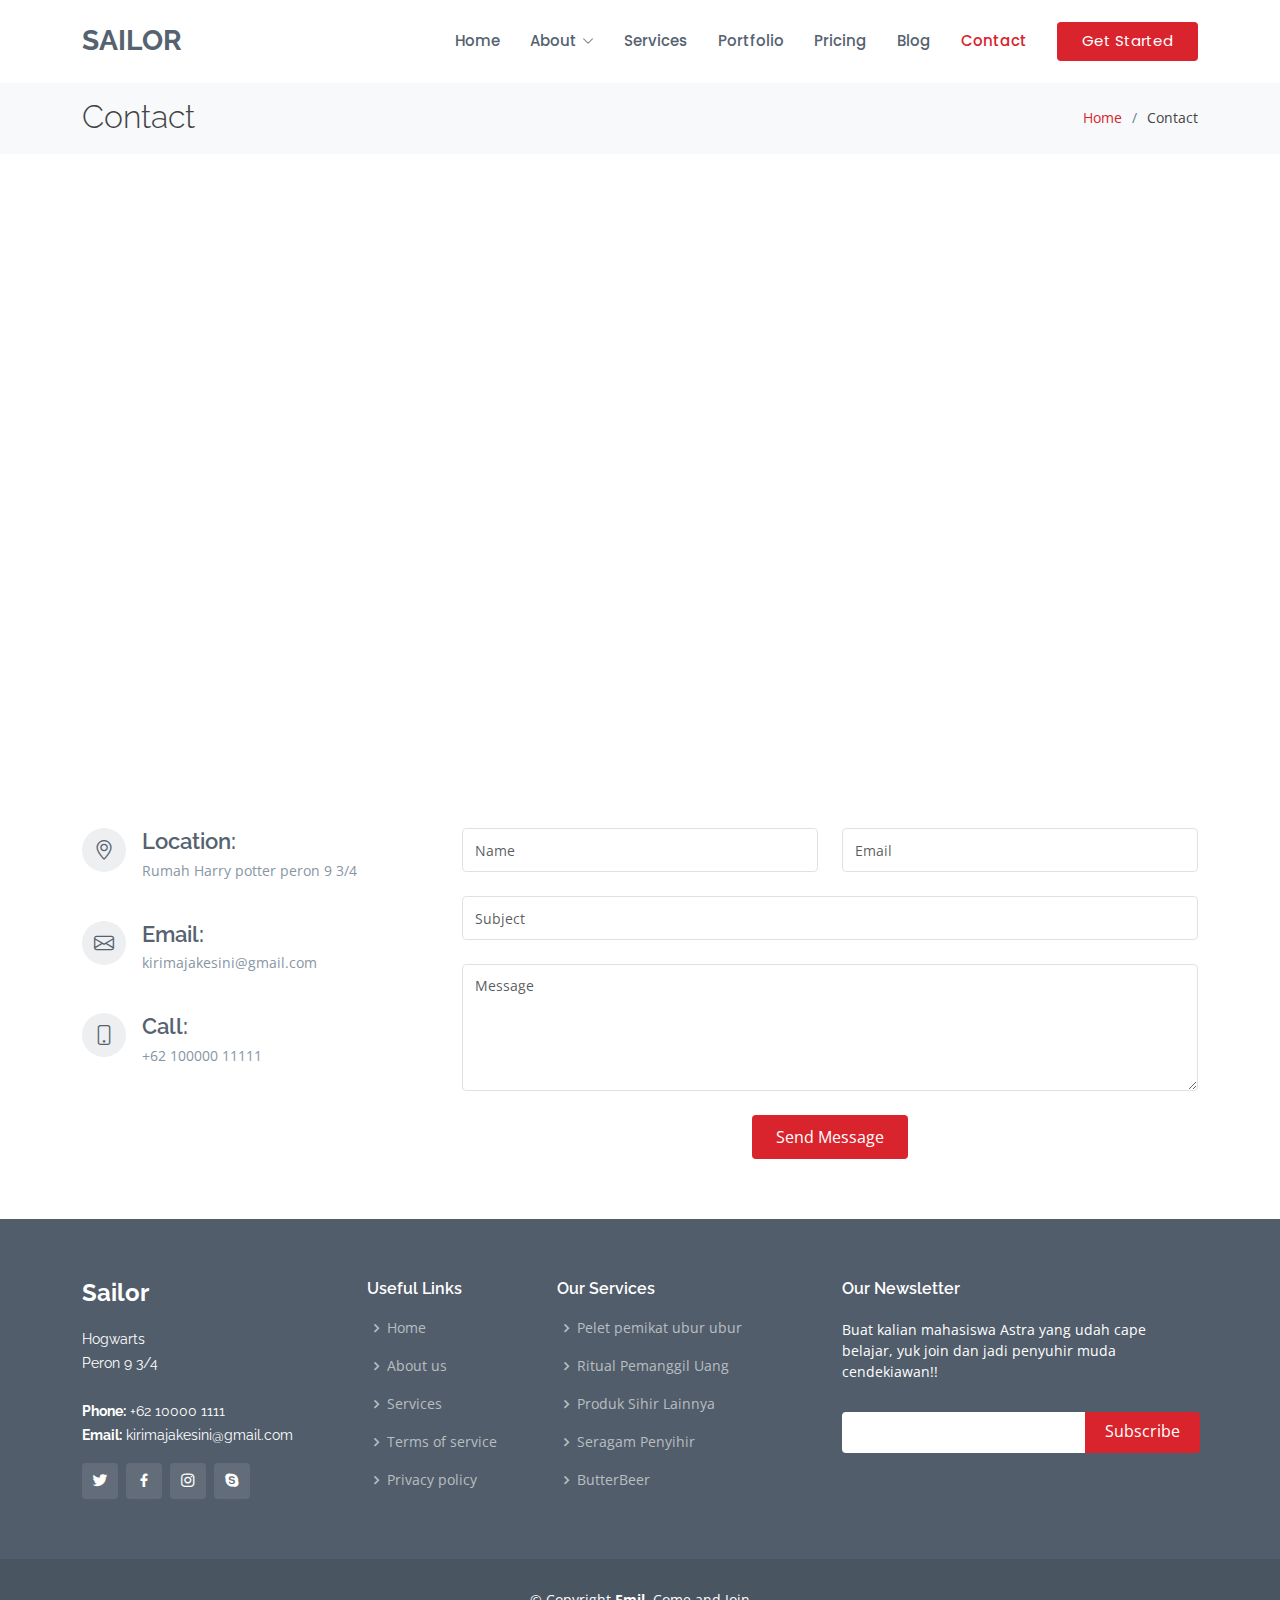
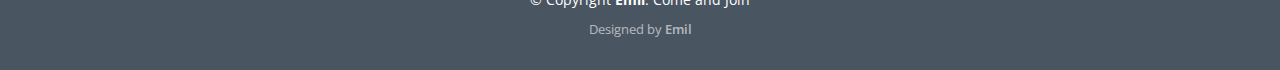
<file: PRG4_M1_P1_076/PRG4_M1_P1_076/Latihan/Sailor/contact.html>
<!DOCTYPE html>
<html lang="en">

<head>
  <meta charset="utf-8">
  <meta content="width=device-width, initial-scale=1.0" name="viewport">

  <title>Contact -Contact</title>
  <meta content="" name="description">
  <meta content="" name="keywords">

  <!-- Favicons -->
  <link href="assets/img/favicon.png" rel="icon">
  <link href="assets/img/apple-touch-icon.png" rel="apple-touch-icon">

  <!-- Google Fonts -->
  <link href="https://fonts.googleapis.com/css?family=Open+Sans:300,300i,400,400i,600,600i,700,700i|Raleway:300,300i,400,400i,500,500i,600,600i,700,700i|Poppins:300,300i,400,400i,500,500i,600,600i,700,700i" rel="stylesheet">

  <!-- Vendor CSS Files -->
  <link href="assets/vendor/animate.css/animate.min.css" rel="stylesheet">
  <link href="assets/vendor/bootstrap/css/bootstrap.min.css" rel="stylesheet">
  <link href="assets/vendor/bootstrap-icons/bootstrap-icons.css" rel="stylesheet">
  <link href="assets/vendor/boxicons/css/boxicons.min.css" rel="stylesheet">
  <link href="assets/vendor/glightbox/css/glightbox.min.css" rel="stylesheet">
  <link href="assets/vendor/remixicon/remixicon.css" rel="stylesheet">
  <link href="assets/vendor/swiper/swiper-bundle.min.css" rel="stylesheet">

  <!-- Template Main CSS File -->
  <link href="assets/css/style.css" rel="stylesheet">

  <!-- =======================================================
  * Template Name: Sailor
  * Updated: Aug 30 2023 with Bootstrap v5.3.1
  * Template URL: https://bootstrapmade.com/sailor-free-bootstrap-theme/
  * Author: BootstrapMade.com
  * License: https://bootstrapmade.com/license/
  ======================================================== -->
</head>

<body>

  <!-- ======= Header ======= -->
  <header id="header" class="fixed-top d-flex align-items-center">
    <div class="container d-flex align-items-center">

      <h1 class="logo me-auto"><a href="index.html">Sailor</a></h1>
      <!-- Uncomment below if you prefer to use an image logo -->
      <!-- <a href="index.html" class="logo me-auto"><img src="assets/img/logo.png" alt="" class="img-fluid"></a>-->

      <nav id="navbar" class="navbar">
        <ul>
          <li><a href="index.html">Home</a></li>

          <li class="dropdown"><a href="#"><span>About</span> <i class="bi bi-chevron-down"></i></a>
            <ul>
              <li><a href="about.html">About</a></li>
              <li><a href="team.html">Team</a></li>
              <li><a href="testimonials.html">Testimonials</a></li>

              <li class="dropdown"><a href="#"><span>Deep Drop Down</span> <i class="bi bi-chevron-right"></i></a>
                <ul>
                  <li><a href="#">Deep Drop Down 1</a></li>
                  <li><a href="#">Deep Drop Down 2</a></li>
                  <li><a href="#">Deep Drop Down 3</a></li>
                  <li><a href="#">Deep Drop Down 4</a></li>
                  <li><a href="#">Deep Drop Down 5</a></li>
                </ul>
              </li>
            </ul>
          </li>
          <li><a href="services.html">Services</a></li>
          <li><a href="portfolio.html">Portfolio</a></li>
          <li><a href="pricing.html">Pricing</a></li>
          <li><a href="blog.html">Blog</a></li>

          <li><a href="contact.html" class="active">Contact</a></li>
          <li><a href="index.html" class="getstarted">Get Started</a></li>
        </ul>
        <i class="bi bi-list mobile-nav-toggle"></i>
      </nav><!-- .navbar -->

    </div>
  </header><!-- End Header -->

  <main id="main">

    <!-- ======= Breadcrumbs ======= -->
    <section id="breadcrumbs" class="breadcrumbs">
      <div class="container">

        <div class="d-flex justify-content-between align-items-center">
          <h2>Contact</h2>
          <ol>
            <li><a href="index.html">Home</a></li>
            <li>Contact</li>
          </ol>
        </div>

      </div>
    </section><!-- End Breadcrumbs -->

    <!-- ======= Contact Section ======= -->
    <section id="contact" class="contact">
      <div class="container">

        <div>
          <iframe style="border:0; width: 150%; height: 560px;" src="https://libapps.s3.amazonaws.com/accounts/76865/images/il_1140xN.1661412249_jebg.jpg" frameborder="0" allowfullscreen></iframe>
        </div>

        <div class="row mt-5">

          <div class="col-lg-4">
            <div class="info">
              <div class="address">
                <i class="bi bi-geo-alt"></i>
                <h4>Location:</h4>
                <p>Rumah Harry potter peron 9 3/4</p>
              </div>

              <div class="email">
                <i class="bi bi-envelope"></i>
                <h4>Email:</h4>
                <p>kirimajakesini@gmail.com</p>
              </div>

              <div class="phone">
                <i class="bi bi-phone"></i>
                <h4>Call:</h4>
                <p>+62 100000 11111</p>
              </div>

            </div>

          </div>

          <div class="col-lg-8 mt-5 mt-lg-0">

            <form action="forms/contact.php" method="post" role="form" class="php-email-form">
              <div class="row">
                <div class="col-md-6 form-group">
                  <input type="text" name="name" class="form-control" id="name" placeholder="Name" required>
                </div>
                <div class="col-md-6 form-group mt-3 mt-md-0">
                  <input type="email" class="form-control" name="email" id="email" placeholder="Email" required>
                </div>
              </div>
              <div class="form-group mt-3">
                <input type="text" class="form-control" name="subject" id="subject" placeholder="Subject" required>
              </div>
              <div class="form-group mt-3">
                <textarea class="form-control" name="message" rows="5" placeholder="Message" required></textarea>
              </div>
              <div class="my-3">
                <div class="loading">Loading</div>
                <div class="error-message"></div>
                <div class="sent-message">Your message has been sent. Thank you!</div>
              </div>
              <div class="text-center"><button type="submit">Send Message</button></div>
            </form>

          </div>

        </div>

      </div>
    </section><!-- End Contact Section -->

  </main><!-- End #main -->

  <!-- ======= Footer ======= -->
  <footer id="footer">
    <div class="footer-top">
      <div class="container">
        <div class="row">

          <div class="col-lg-3 col-md-6">
            <div class="footer-info">
              <h3>Sailor</h3>
              <p>
                Hogwarts <br>
                Peron 9 3/4 <br><br>
                <strong>Phone:</strong> +62 10000 1111<br>
                <strong>Email:</strong> kirimajakesini@gmail.com<br>
              </p>
              <div class="social-links mt-3">
                <a href="#" class="twitter"><i class="bx bxl-twitter"></i></a>
                <a href="#" class="facebook"><i class="bx bxl-facebook"></i></a>
                <a href="#" class="instagram"><i class="bx bxl-instagram"></i></a>
                <a href="#" class="google-plus"><i class="bx bxl-skype"></i></a>
              </div>
            </div>
          </div>

          <div class="col-lg-2 col-md-6 footer-links">
            <h4>Useful Links</h4>
            <ul>
              <li><i class="bx bx-chevron-right"></i> <a href="#">Home</a></li>
              <li><i class="bx bx-chevron-right"></i> <a href="#">About us</a></li>
              <li><i class="bx bx-chevron-right"></i> <a href="#">Services</a></li>
              <li><i class="bx bx-chevron-right"></i> <a href="#">Terms of service</a></li>
              <li><i class="bx bx-chevron-right"></i> <a href="#">Privacy policy</a></li>
            </ul>
          </div>

          <div class="col-lg-3 col-md-6 footer-links">
            <h4>Our Services</h4>
            <ul>
              <li><i class="bx bx-chevron-right"></i> <a href="#">Pelet pemikat ubur ubur</a></li>
              <li><i class="bx bx-chevron-right"></i> <a href="#">Ritual Pemanggil Uang</a></li>
              <li><i class="bx bx-chevron-right"></i> <a href="#">Produk Sihir Lainnya</a></li>
              <li><i class="bx bx-chevron-right"></i> <a href="#">Seragam Penyihir</a></li>
              <li><i class="bx bx-chevron-right"></i> <a href="#">ButterBeer</a></li>
            </ul>
          </div>

          <div class="col-lg-4 col-md-6 footer-newsletter">
            <h4>Our Newsletter</h4>
            <p>Buat kalian mahasiswa Astra yang udah cape belajar, yuk join dan jadi penyuhir muda cendekiawan!!</p>
            <form action="" method="post">
              <input type="email" name="email"><input type="submit" value="Subscribe">
            </form>

          </div>

        </div>
      </div>
    </div>

    <div class="container">
      <div class="copyright">
        &copy; Copyright <strong><span>Emil</span></strong>. Come and Join
      </div>
      <div class="credits">
        <!-- All the links in the footer should remain intact. -->
        <!-- You can delete the links only if you purchased the pro version. -->
        <!-- Licensing information: https://bootstrapmade.com/license/ -->
        <!-- Purchase the pro version with working PHP/AJAX contact form: https://bootstrapmade.com/sailor-free-bootstrap-theme/ -->
        Designed by <a href="https://instagram.com/millxc_?igshid=YTQwZjQ0NmI0OA==">Emil</a>
      </div>
    </div>
  </footer><!-- End Footer -->

  <a href="#" class="back-to-top d-flex align-items-center justify-content-center"><i class="bi bi-arrow-up-short"></i></a>

  <!-- Vendor JS Files -->
  <script src="assets/vendor/bootstrap/js/bootstrap.bundle.min.js"></script>
  <script src="assets/vendor/glightbox/js/glightbox.min.js"></script>
  <script src="assets/vendor/isotope-layout/isotope.pkgd.min.js"></script>
  <script src="assets/vendor/swiper/swiper-bundle.min.js"></script>
  <script src="assets/vendor/waypoints/noframework.waypoints.js"></script>
  <script src="assets/vendor/php-email-form/validate.js"></script>

  <!-- Template Main JS File -->
  <script src="assets/js/main.js"></script>

</body>

</html>
</file>
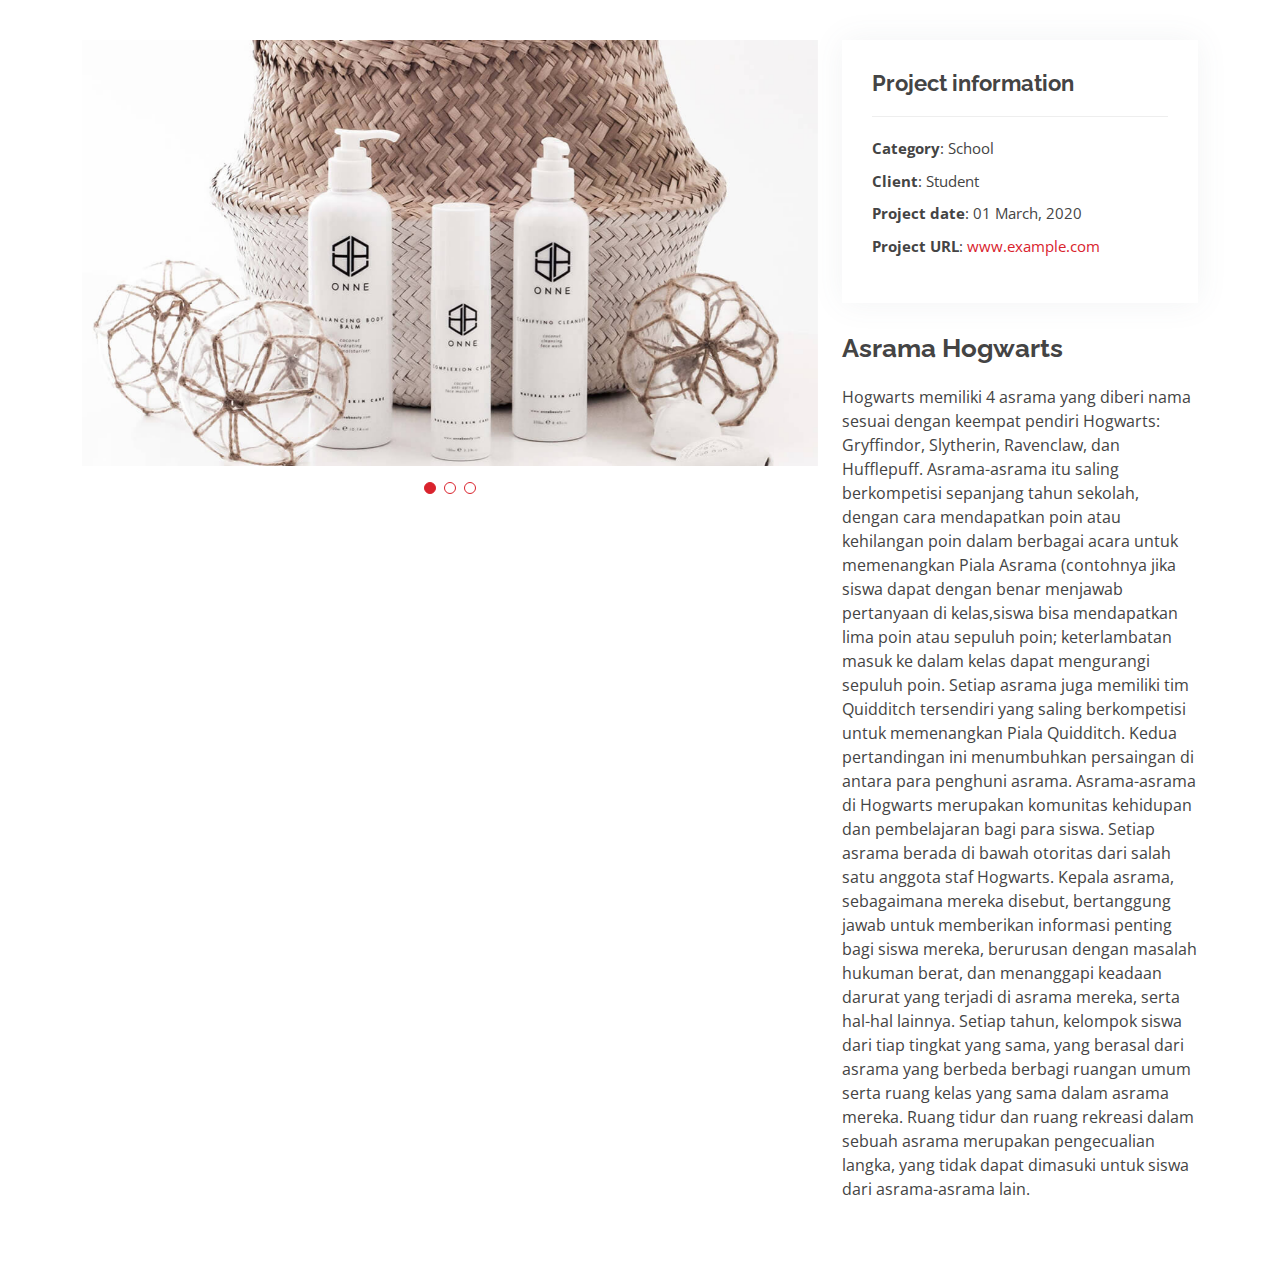
<file: PRG4_M1_P1_076/PRG4_M1_P1_076/Latihan/Sailor/portfolio-details.html>
<!DOCTYPE html>
<html lang="en">

<head>
  <meta charset="utf-8">
  <meta content="width=device-width, initial-scale=1.0" name="viewport">

  <title>Portofolio hogwarts </title>
  <meta content="" name="description">
  <meta content="" name="keywords">

  <!-- Favicons -->
  <link href="assets/img/favicon.png" rel="icon">
  <link href="assets/img/apple-touch-icon.png" rel="apple-touch-icon">

  <!-- Google Fonts -->
  <link href="https://fonts.googleapis.com/css?family=Open+Sans:300,300i,400,400i,600,600i,700,700i|Raleway:300,300i,400,400i,500,500i,600,600i,700,700i|Poppins:300,300i,400,400i,500,500i,600,600i,700,700i" rel="stylesheet">

  <!-- Vendor CSS Files -->
  <link href="assets/vendor/animate.css/animate.min.css" rel="stylesheet">
  <link href="assets/vendor/bootstrap/css/bootstrap.min.css" rel="stylesheet">
  <link href="assets/vendor/bootstrap-icons/bootstrap-icons.css" rel="stylesheet">
  <link href="assets/vendor/boxicons/css/boxicons.min.css" rel="stylesheet">
  <link href="assets/vendor/glightbox/css/glightbox.min.css" rel="stylesheet">
  <link href="assets/vendor/remixicon/remixicon.css" rel="stylesheet">
  <link href="assets/vendor/swiper/swiper-bundle.min.css" rel="stylesheet">

  <!-- Template Main CSS File -->
  <link href="assets/css/style.css" rel="stylesheet">

  <!-- =======================================================
  * Template Name: Sailor
  * Updated: Aug 30 2023 with Bootstrap v5.3.1
  * Template URL: https://bootstrapmade.com/sailor-free-bootstrap-theme/
  * Author: BootstrapMade.com
  * License: https://bootstrapmade.com/license/
  ======================================================== -->
</head>

<body>

  <main id="main">

    <!-- ======= Portfolio Details Section ======= -->
    <section id="portfolio-details" class="portfolio-details">
      <div class="container">

        <div class="row gy-4">

          <div class="col-lg-8">
            <div class="portfolio-details-slider swiper">
              <div class="swiper-wrapper align-items-center">

                <div class="swiper-slide">
                  <img src="assets/img/portfolio/portfolio-details-1.jpg" alt="">
                </div>

                <div class="swiper-slide">
                  <img src="assets/img/portfolio/portfolio-details-2.jpg" alt="">
                </div>

                <div class="swiper-slide">
                  <img src="assets/img/portfolio/portfolio-details-3.jpg" alt="">
                </div>

              </div>
              <div class="swiper-pagination"></div>
            </div>
          </div>

          <div class="col-lg-4">
            <div class="portfolio-info">
              <h3>Project information</h3>
              <ul>
                <li><strong>Category</strong>: School</li>
                <li><strong>Client</strong>: Student</li>
                <li><strong>Project date</strong>: 01 March, 2020</li>
                <li><strong>Project URL</strong>: <a href="#">www.example.com</a></li>
              </ul>
            </div>
            <div class="portfolio-description">
              <h2>Asrama Hogwarts</h2>
              <p>
                  Hogwarts memiliki 4 asrama yang diberi nama sesuai dengan keempat pendiri Hogwarts: Gryffindor, Slytherin, Ravenclaw, dan Hufflepuff. Asrama-asrama itu saling berkompetisi sepanjang tahun sekolah, dengan cara mendapatkan poin atau kehilangan poin dalam berbagai acara untuk memenangkan Piala Asrama (contohnya jika siswa dapat dengan benar menjawab pertanyaan di kelas,siswa bisa mendapatkan lima poin atau sepuluh poin; keterlambatan masuk ke dalam kelas dapat mengurangi sepuluh poin. Setiap asrama juga memiliki tim Quidditch tersendiri yang saling berkompetisi untuk memenangkan Piala Quidditch. Kedua pertandingan ini menumbuhkan persaingan di antara para penghuni asrama. Asrama-asrama di Hogwarts merupakan komunitas kehidupan dan pembelajaran bagi para siswa. Setiap asrama berada di bawah otoritas dari salah satu anggota staf Hogwarts. Kepala asrama, sebagaimana mereka disebut, bertanggung jawab untuk memberikan informasi penting bagi siswa mereka, berurusan dengan masalah hukuman berat, dan menanggapi keadaan darurat yang terjadi di asrama mereka, serta hal-hal lainnya. Setiap tahun, kelompok siswa dari tiap tingkat yang sama, yang berasal dari asrama yang berbeda berbagi ruangan umum serta ruang kelas yang sama dalam asrama mereka. Ruang tidur dan ruang rekreasi dalam sebuah asrama merupakan pengecualian langka, yang tidak dapat dimasuki untuk siswa dari asrama-asrama lain.
              </p>
            </div>
          </div>

        </div>

      </div>
    </section><!-- End Portfolio Details Section -->

  </main><!-- End #main -->

  <a href="#" class="back-to-top d-flex align-items-center justify-content-center"><i class="bi bi-arrow-up-short"></i></a>

  <!-- Vendor JS Files -->
  <script src="assets/vendor/bootstrap/js/bootstrap.bundle.min.js"></script>
  <script src="assets/vendor/glightbox/js/glightbox.min.js"></script>
  <script src="assets/vendor/isotope-layout/isotope.pkgd.min.js"></script>
  <script src="assets/vendor/swiper/swiper-bundle.min.js"></script>
  <script src="assets/vendor/waypoints/noframework.waypoints.js"></script>
  <script src="assets/vendor/php-email-form/validate.js"></script>

  <!-- Template Main JS File -->
  <script src="assets/js/main.js"></script>

</body>

</html>
</file>
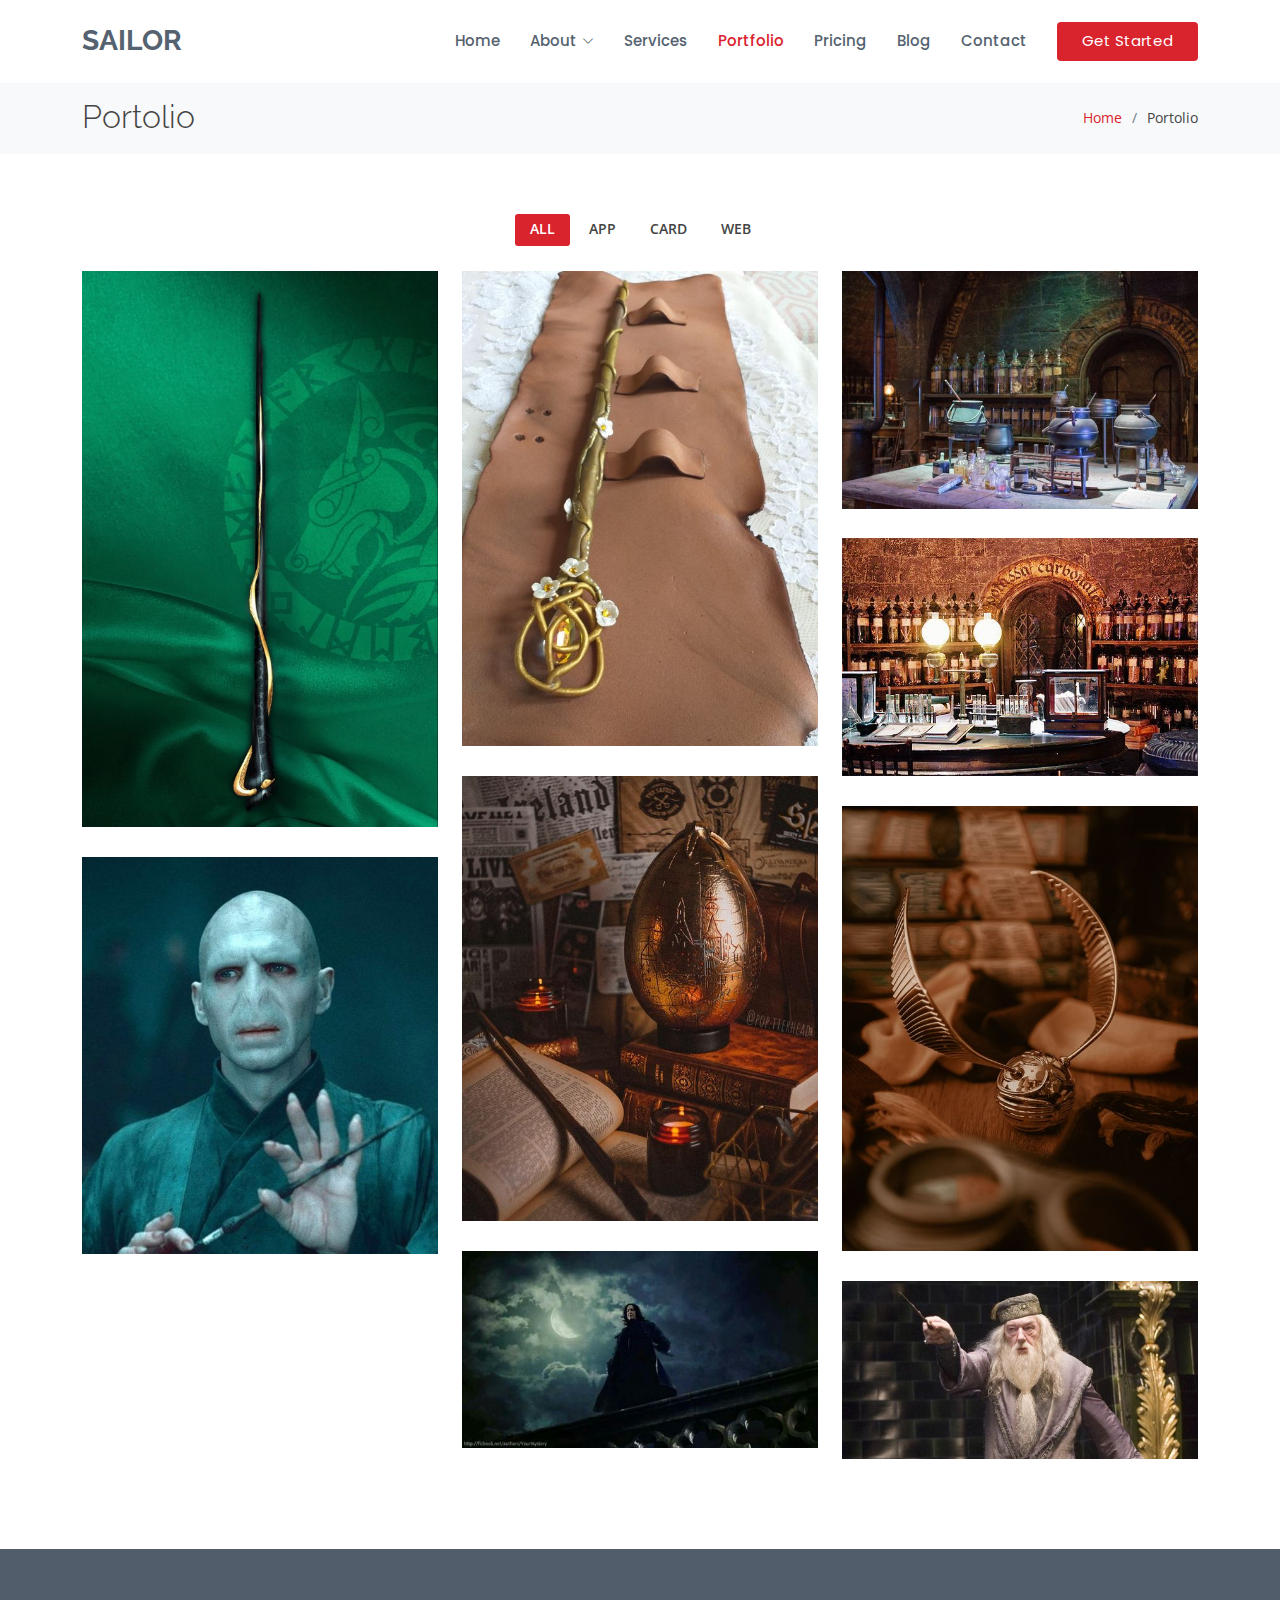
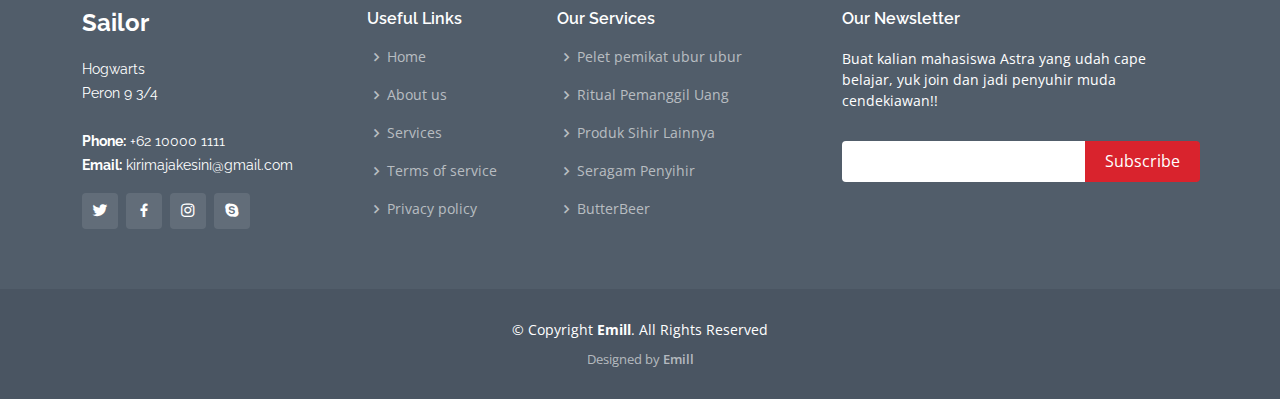
<file: PRG4_M1_P1_076/PRG4_M1_P1_076/Latihan/Sailor/portfolio.html>
<!DOCTYPE html>
<html lang="en">

<head>
  <meta charset="utf-8">
  <meta content="width=device-width, initial-scale=1.0" name="viewport">

  <title>Portofolio - Emil</title>
  <meta content="" name="description">
  <meta content="" name="keywords">

  <!-- Favicons -->
  <link href="assets/img/favicon.png" rel="icon">
  <link href="assets/img/apple-touch-icon.png" rel="apple-touch-icon">

  <!-- Google Fonts -->
  <link href="https://fonts.googleapis.com/css?family=Open+Sans:300,300i,400,400i,600,600i,700,700i|Raleway:300,300i,400,400i,500,500i,600,600i,700,700i|Poppins:300,300i,400,400i,500,500i,600,600i,700,700i" rel="stylesheet">

  <!-- Vendor CSS Files -->
  <link href="assets/vendor/animate.css/animate.min.css" rel="stylesheet">
  <link href="assets/vendor/bootstrap/css/bootstrap.min.css" rel="stylesheet">
  <link href="assets/vendor/bootstrap-icons/bootstrap-icons.css" rel="stylesheet">
  <link href="assets/vendor/boxicons/css/boxicons.min.css" rel="stylesheet">
  <link href="assets/vendor/glightbox/css/glightbox.min.css" rel="stylesheet">
  <link href="assets/vendor/remixicon/remixicon.css" rel="stylesheet">
  <link href="assets/vendor/swiper/swiper-bundle.min.css" rel="stylesheet">

  <!-- Template Main CSS File -->
  <link href="assets/css/style.css" rel="stylesheet">

  <!-- =======================================================
  * Template Name: Sailor
  * Updated: Aug 30 2023 with Bootstrap v5.3.1
  * Template URL: https://bootstrapmade.com/sailor-free-bootstrap-theme/
  * Author: BootstrapMade.com
  * License: https://bootstrapmade.com/license/
  ======================================================== -->
</head>

<body>

  <!-- ======= Header ======= -->
  <header id="header" class="fixed-top d-flex align-items-center">
    <div class="container d-flex align-items-center">

      <h1 class="logo me-auto"><a href="index.html">Sailor</a></h1>
      <!-- Uncomment below if you prefer to use an image logo -->
      <!-- <a href="index.html" class="logo me-auto"><img src="assets/img/logo.png" alt="" class="img-fluid"></a>-->

      <nav id="navbar" class="navbar">
        <ul>
          <li><a href="index.html">Home</a></li>

          <li class="dropdown"><a href="#"><span>About</span> <i class="bi bi-chevron-down"></i></a>
            <ul>
              <li><a href="about.html">About</a></li>
              <li><a href="team.html">Team</a></li>
              <li><a href="testimonials.html">Testimonials</a></li>

              <li class="dropdown"><a href="#"><span>Deep Drop Down</span> <i class="bi bi-chevron-right"></i></a>
                <ul>
                  <li><a href="#">Deep Drop Down 1</a></li>
                  <li><a href="#">Deep Drop Down 2</a></li>
                  <li><a href="#">Deep Drop Down 3</a></li>
                  <li><a href="#">Deep Drop Down 4</a></li>
                  <li><a href="#">Deep Drop Down 5</a></li>
                </ul>
              </li>
            </ul>
          </li>
          <li><a href="services.html">Services</a></li>
          <li><a href="portfolio.html" class="active">Portfolio</a></li>
          <li><a href="pricing.html">Pricing</a></li>
          <li><a href="blog.html">Blog</a></li>

          <li><a href="contact.html">Contact</a></li>
          <li><a href="index.html" class="getstarted">Get Started</a></li>
        </ul>
        <i class="bi bi-list mobile-nav-toggle"></i>
      </nav><!-- .navbar -->

    </div>
  </header><!-- End Header -->

  <main id="main">

    <!-- ======= Breadcrumbs ======= -->
    <section id="breadcrumbs" class="breadcrumbs">
      <div class="container">

        <div class="d-flex justify-content-between align-items-center">
          <h2>Portolio</h2>
          <ol>
            <li><a href="index.html">Home</a></li>
            <li>Portolio</li>
          </ol>
        </div>

      </div>
    </section><!-- End Breadcrumbs -->

    <!-- ======= Portfolio Section ======= -->
    <section id="portfolio" class="portfolio">
      <div class="container">

        <div class="row">
          <div class="col-lg-12 d-flex justify-content-center">
            <ul id="portfolio-flters">
              <li data-filter="*" class="filter-active">All</li>
              <li data-filter=".filter-app">App</li>
              <li data-filter=".filter-card">Card</li>
              <li data-filter=".filter-web">Web</li>
            </ul>
          </div>
        </div>

        <div class="row portfolio-container">

          <div class="col-lg-4 col-md-6 portfolio-item filter-app">
            <div class="portfolio-wrap">
              <img src="assets/img/portfolio/portofolio1.jpg" class="img-fluid" alt="">
              <div class="portfolio-info">
                <h4>App 1</h4>
                <p>App</p>
                <div class="portfolio-links">
                  <a href="assets/img/portfolio/portofolio1.jpg" data-gallery="portfolioGallery" class="portfolio-lightbox" title="App 1"><i class="bx bx-plus"></i></a>
                  <a href="portfolio-details.html" class="portfolio-details-lightbox" data-glightbox="type: external" title="Portfolio Details"><i class="bx bx-link"></i></a>
                </div>
              </div>
            </div>
          </div>

          <div class="col-lg-4 col-md-6 portfolio-item filter-web">
            <div class="portfolio-wrap">
              <img src="assets/img/portfolio/portofolio2.jpg" class="img-fluid" alt="">
              <div class="portfolio-info">
                <h4>Web 3</h4>
                <p>Web</p>
                <div class="portfolio-links">
                  <a href="assets/img/portfolio/portofolio2.jpg" data-gallery="portfolioGallery" class="portfolio-lightbox" title="Web 3"><i class="bx bx-plus"></i></a>
                  <a href="portfolio-details.html" class="portfolio-details-lightbox" data-glightbox="type: external" title="Portfolio Details"><i class="bx bx-link"></i></a>
                </div>
              </div>
            </div>
          </div>

          <div class="col-lg-4 col-md-6 portfolio-item filter-app">
            <div class="portfolio-wrap">
              <img src="assets/img/portfolio/portofolio3.jpg" class="img-fluid" alt="">
              <div class="portfolio-info">
                <h4>App 2</h4>
                <p>App</p>
                <div class="portfolio-links">
                  <a href="assets/img/portfolio/portofolio3.jpg" data-gallery="portfolioGallery" class="portfolio-lightbox" title="App 2"><i class="bx bx-plus"></i></a>
                  <a href="portfolio-details.html" class="portfolio-details-lightbox" data-glightbox="type: external" title="Portfolio Details"><i class="bx bx-link"></i></a>
                </div>
              </div>
            </div>
          </div>

          <div class="col-lg-4 col-md-6 portfolio-item filter-card">
            <div class="portfolio-wrap">
              <img src="assets/img/portfolio/portofolio4.jpg" class="img-fluid" alt="">
              <div class="portfolio-info">
                <h4>Card 2</h4>
                <p>Card</p>
                <div class="portfolio-links">
                  <a href="assets/img/portfolio/portofolio4.jpg" data-gallery="portfolioGallery" class="portfolio-lightbox" title="Card 2"><i class="bx bx-plus"></i></a>
                  <a href="portfolio-details.html" class="portfolio-details-lightbox" data-glightbox="type: external" title="Portfolio Details"><i class="bx bx-link"></i></a>
                </div>
              </div>
            </div>
          </div>

          <div class="col-lg-4 col-md-6 portfolio-item filter-web">
            <div class="portfolio-wrap">
              <img src="assets/img/portfolio/portofolio5.jpg" class="img-fluid" alt="">
              <div class="portfolio-info">
                <h4>Web 2</h4>
                <p>Web</p>
                <div class="portfolio-links">
                  <a href="assets/img/portfolio/portofolio5.jpg" data-gallery="portfolioGallery" class="portfolio-lightbox" title="Web 2"><i class="bx bx-plus"></i></a>
                  <a href="portfolio-details.html" class="portfolio-details-lightbox" data-glightbox="type: external" title="Portfolio Details"><i class="bx bx-link"></i></a>
                </div>
              </div>
            </div>
          </div>

          <div class="col-lg-4 col-md-6 portfolio-item filter-app">
            <div class="portfolio-wrap">
              <img src="assets/img/portfolio/portofolio6.jpg" class="img-fluid" alt="">
              <div class="portfolio-info">
                <h4>App 3</h4>
                <p>App</p>
                <div class="portfolio-links">
                  <a href="assets/img/portfolio/portofolio6.jpg" data-gallery="portfolioGallery" class="portfolio-lightbox" title="App 3"><i class="bx bx-plus"></i></a>
                  <a href="portfolio-details.html" class="portfolio-details-lightbox" data-glightbox="type: external" title="Portfolio Details"><i class="bx bx-link"></i></a>
                </div>
              </div>
            </div>
          </div>

          <div class="col-lg-4 col-md-6 portfolio-item filter-card">
            <div class="portfolio-wrap">
              <img src="assets/img/portfolio/portofolio7.jpg" class="img-fluid" alt="">
              <div class="portfolio-info">
                <h4>Card 1</h4>
                <p>Card</p>
                <div class="portfolio-links">
                  <a href="assets/img/portfolio/portofolio7.jpg" data-gallery="portfolioGallery" class="portfolio-lightbox" title="Card 1"><i class="bx bx-plus"></i></a>
                  <a href="portfolio-details.html" class="portfolio-details-lightbox" data-glightbox="type: external" title="Portfolio Details"><i class="bx bx-link"></i></a>
                </div>
              </div>
            </div>
          </div>

          <div class="col-lg-4 col-md-6 portfolio-item filter-card">
            <div class="portfolio-wrap">
              <img src="assets/img/portfolio/portofolio8.jpg" class="img-fluid" alt="">
              <div class="portfolio-info">
                <h4>Card 3</h4>
                <p>Card</p>
                <div class="portfolio-links">
                  <a href="assets/img/portfolio/portofolio8.jpg" data-gallery="portfolioGallery" class="portfolio-lightbox" title="Card 3"><i class="bx bx-plus"></i></a>
                  <a href="portfolio-details.html" class="portfolio-details-lightbox" data-glightbox="type: external" title="Portfolio Details"><i class="bx bx-link"></i></a>
                </div>
              </div>
            </div>
          </div>

          <div class="col-lg-4 col-md-6 portfolio-item filter-web">
            <div class="portfolio-wrap">
              <img src="assets/img/portfolio/portofolio9.jpg" class="img-fluid" alt="">
              <div class="portfolio-info">
                <h4>Web 3</h4>
                <p>Web</p>
                <div class="portfolio-links">
                  <a href="assets/img/portfolio/portofolio9.jpg" data-gallery="portfolioGallery" class="portfolio-lightbox" title="Web 3"><i class="bx bx-plus"></i></a>
                  <a href="portfolio-details.html" class="portfolio-details-lightbox" data-glightbox="type: external" title="Portfolio Details"><i class="bx bx-link"></i></a>
                </div>
              </div>
            </div>
          </div>

        </div>

      </div>
    </section><!-- End Portfolio Section -->

  </main><!-- End #main -->

  <!-- ======= Footer ======= -->
  <footer id="footer">
    <div class="footer-top">
      <div class="container">
        <div class="row">

          <div class="col-lg-3 col-md-6">
            <div class="footer-info">
              <h3>Sailor</h3>
              <p>
                Hogwarts <br>
                Peron 9 3/4 <br><br>
                <strong>Phone:</strong> +62 10000 1111<br>
                <strong>Email:</strong> kirimajakesini@gmail.com<br>
              </p>
              <div class="social-links mt-3">
                <a href="#" class="twitter"><i class="bx bxl-twitter"></i></a>
                <a href="#" class="facebook"><i class="bx bxl-facebook"></i></a>
                <a href="#" class="instagram"><i class="bx bxl-instagram"></i></a>
                <a href="#" class="google-plus"><i class="bx bxl-skype"></i></a>
              </div>
            </div>
          </div>

          <div class="col-lg-2 col-md-6 footer-links">
            <h4>Useful Links</h4>
            <ul>
              <li><i class="bx bx-chevron-right"></i> <a href="#">Home</a></li>
              <li><i class="bx bx-chevron-right"></i> <a href="#">About us</a></li>
              <li><i class="bx bx-chevron-right"></i> <a href="#">Services</a></li>
              <li><i class="bx bx-chevron-right"></i> <a href="#">Terms of service</a></li>
              <li><i class="bx bx-chevron-right"></i> <a href="#">Privacy policy</a></li>
            </ul>
          </div>

          <div class="col-lg-3 col-md-6 footer-links">
            <h4>Our Services</h4>
            <ul>
              <li><i class="bx bx-chevron-right"></i> <a href="#">Pelet pemikat ubur ubur</a></li>
              <li><i class="bx bx-chevron-right"></i> <a href="#">Ritual Pemanggil Uang</a></li>
              <li><i class="bx bx-chevron-right"></i> <a href="#">Produk Sihir Lainnya</a></li>
              <li><i class="bx bx-chevron-right"></i> <a href="#">Seragam Penyihir</a></li>
              <li><i class="bx bx-chevron-right"></i> <a href="#">ButterBeer</a></li>
            </ul>
          </div>

          <div class="col-lg-4 col-md-6 footer-newsletter">
            <h4>Our Newsletter</h4>
            <p>Buat kalian mahasiswa Astra yang udah cape belajar, yuk join dan jadi penyuhir muda cendekiawan!!</p>
            <form action="" method="post">
              <input type="email" name="email"><input type="submit" value="Subscribe">
            </form>

          </div>

        </div>
      </div>
    </div>

    <div class="container">
      <div class="copyright">
        &copy; Copyright <strong><span>Emill</span></strong>. All Rights Reserved
      </div>
      <div class="credits">
        <!-- All the links in the footer should remain intact. -->
        <!-- You can delete the links only if you purchased the pro version. -->
        <!-- Licensing information: https://bootstrapmade.com/license/ -->
        <!-- Purchase the pro version with working PHP/AJAX contact form: https://bootstrapmade.com/sailor-free-bootstrap-theme/ -->
        Designed by <a href="https://instagram.com/millxc_?igshid=YTQwZjQ0NmI0OA==">Emill</a>
      </div>
    </div>
  </footer><!-- End Footer -->

  <a href="#" class="back-to-top d-flex align-items-center justify-content-center"><i class="bi bi-arrow-up-short"></i></a>

  <!-- Vendor JS Files -->
  <script src="assets/vendor/bootstrap/js/bootstrap.bundle.min.js"></script>
  <script src="assets/vendor/glightbox/js/glightbox.min.js"></script>
  <script src="assets/vendor/isotope-layout/isotope.pkgd.min.js"></script>
  <script src="assets/vendor/swiper/swiper-bundle.min.js"></script>
  <script src="assets/vendor/waypoints/noframework.waypoints.js"></script>
  <script src="assets/vendor/php-email-form/validate.js"></script>

  <!-- Template Main JS File -->
  <script src="assets/js/main.js"></script>

</body>

</html>
</file>
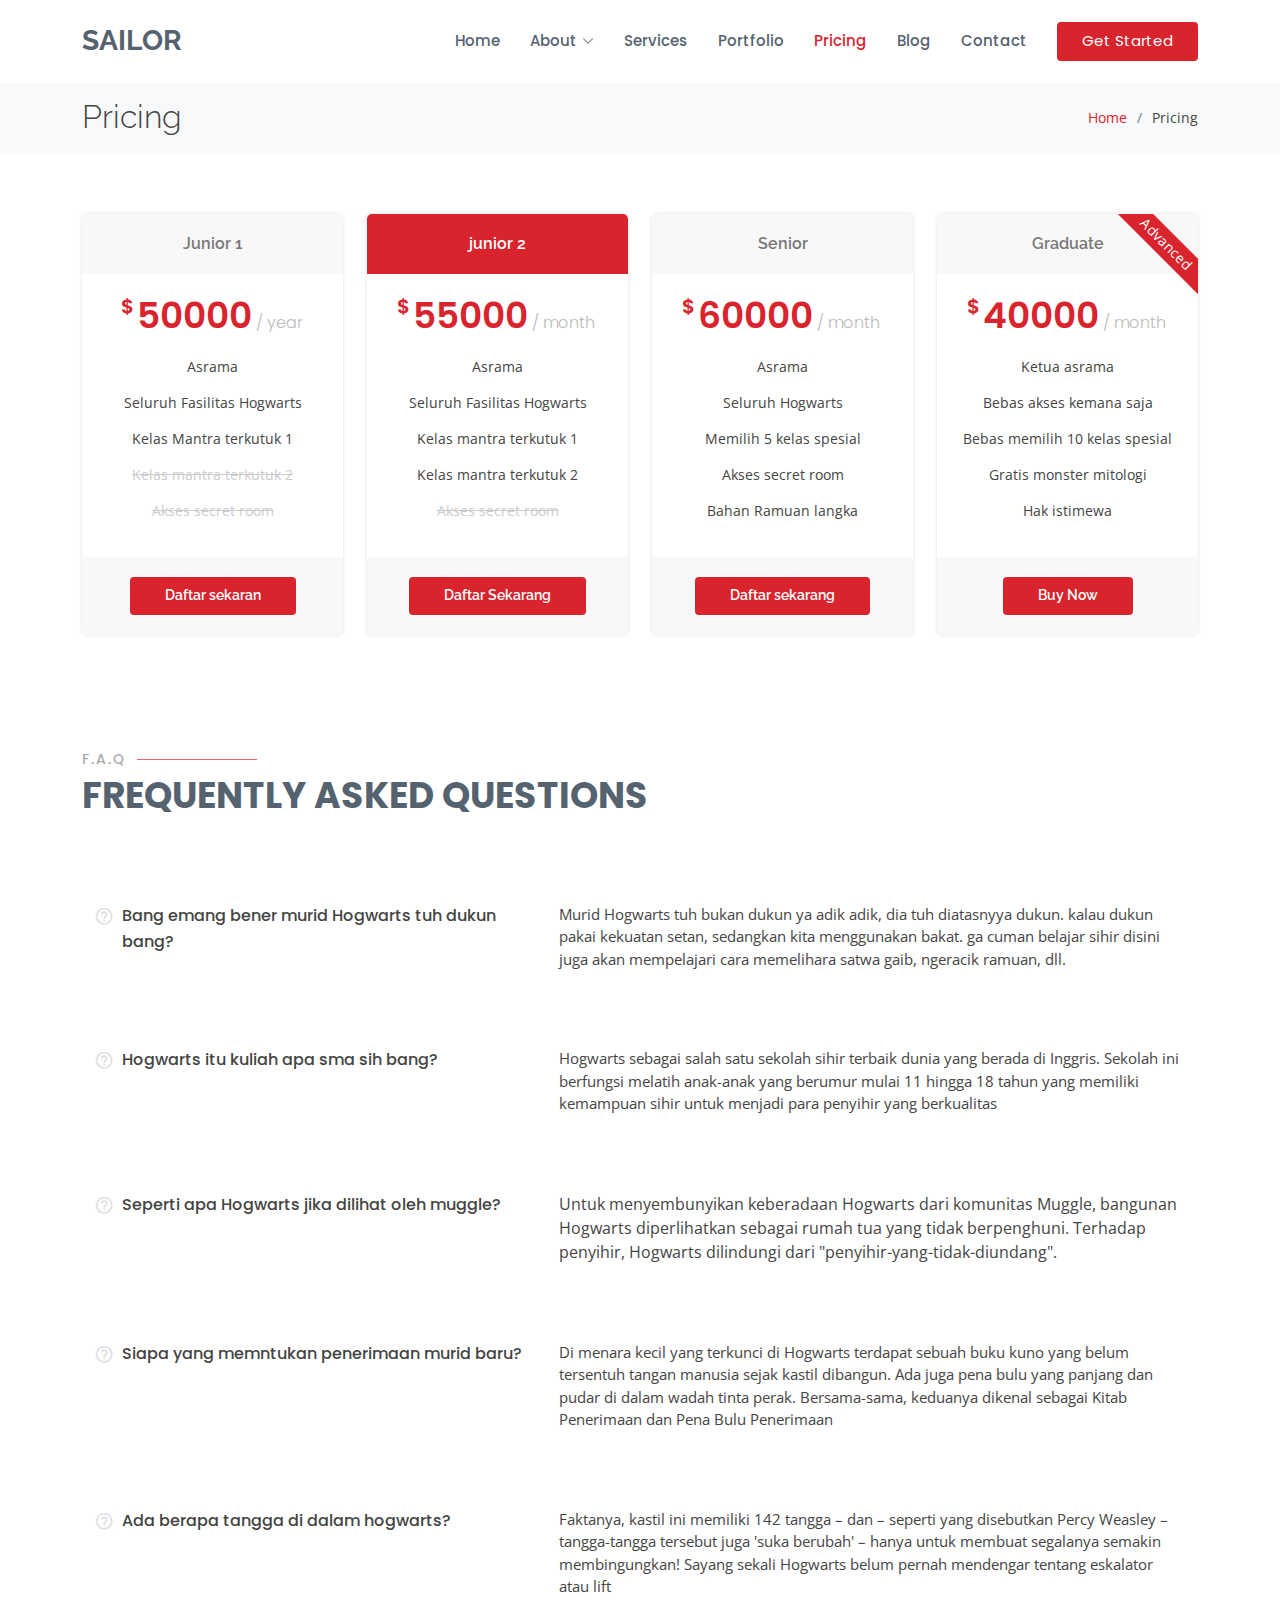
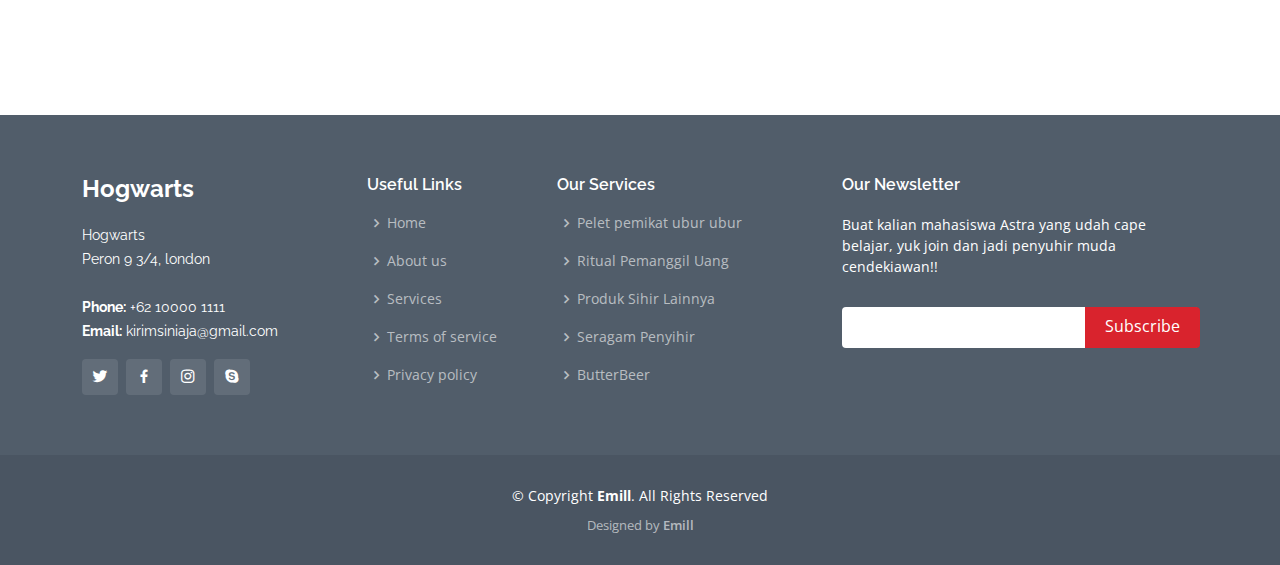
<file: PRG4_M1_P1_076/PRG4_M1_P1_076/Latihan/Sailor/pricing.html>
<!DOCTYPE html>
<html lang="en">

<head>
    <meta charset="utf-8">
    <meta content="width=device-width, initial-scale=1.0" name="viewport">

    <title>Pricing - Hogwarts </title>
    <meta content="" name="description">
    <meta content="" name="keywords">

    <!-- Favicons -->
    <link href="assets/img/favicon.png" rel="icon">
    <link href="assets/img/apple-touch-icon.png" rel="apple-touch-icon">

    <!-- Google Fonts -->
    <link href="https://fonts.googleapis.com/css?family=Open+Sans:300,300i,400,400i,600,600i,700,700i|Raleway:300,300i,400,400i,500,500i,600,600i,700,700i|Poppins:300,300i,400,400i,500,500i,600,600i,700,700i" rel="stylesheet">

    <!-- Vendor CSS Files -->
    <link href="assets/vendor/animate.css/animate.min.css" rel="stylesheet">
    <link href="assets/vendor/bootstrap/css/bootstrap.min.css" rel="stylesheet">
    <link href="assets/vendor/bootstrap-icons/bootstrap-icons.css" rel="stylesheet">
    <link href="assets/vendor/boxicons/css/boxicons.min.css" rel="stylesheet">
    <link href="assets/vendor/glightbox/css/glightbox.min.css" rel="stylesheet">
    <link href="assets/vendor/remixicon/remixicon.css" rel="stylesheet">
    <link href="assets/vendor/swiper/swiper-bundle.min.css" rel="stylesheet">

    <!-- Template Main CSS File -->
    <link href="assets/css/style.css" rel="stylesheet">

    <!-- =======================================================
    * Template Name: Sailor
    * Updated: Aug 30 2023 with Bootstrap v5.3.1
    * Template URL: https://bootstrapmade.com/sailor-free-bootstrap-theme/
    * Author: BootstrapMade.com
    * License: https://bootstrapmade.com/license/
    ======================================================== -->
</head>

<body>

    <!-- ======= Header ======= -->
    <header id="header" class="fixed-top d-flex align-items-center">
        <div class="container d-flex align-items-center">

            <h1 class="logo me-auto"><a href="index.html">Sailor</a></h1>
            <!-- Uncomment below if you prefer to use an image logo -->
            <!-- <a href="index.html" class="logo me-auto"><img src="assets/img/logo.png" alt="" class="img-fluid"></a>-->

            <nav id="navbar" class="navbar">
                <ul>
                    <li><a href="index.html">Home</a></li>

                    <li class="dropdown"><a href="#"><span>About</span> <i class="bi bi-chevron-down"></i></a>
                        <ul>
                            <li><a href="about.html">About</a></li>
                            <li><a href="team.html">Team</a></li>
                            <li><a href="testimonials.html">Testimonials</a></li>

                            <li class="dropdown"><a href="#"><span>Deep Drop Down</span> <i class="bi bi-chevron-right"></i></a>
                                <ul>
                                    <li><a href="#">Deep Drop Down 1</a></li>
                                    <li><a href="#">Deep Drop Down 2</a></li>
                                    <li><a href="#">Deep Drop Down 3</a></li>
                                    <li><a href="#">Deep Drop Down 4</a></li>
                                    <li><a href="#">Deep Drop Down 5</a></li>
                                </ul>
                            </li>
                        </ul>
                    </li>
                    <li><a href="services.html">Services</a></li>
                    <li><a href="portfolio.html">Portfolio</a></li>
                    <li><a href="pricing.html" class="active">Pricing</a></li>
                    <li><a href="blog.html">Blog</a></li>

                    <li><a href="contact.html">Contact</a></li>
                    <li><a href="index.html" class="getstarted">Get Started</a></li>
                </ul>
                <i class="bi bi-list mobile-nav-toggle"></i>
            </nav><!-- .navbar -->

        </div>
    </header><!-- End Header -->

    <main id="main">

        <!-- ======= Breadcrumbs ======= -->
        <section id="breadcrumbs" class="breadcrumbs">
            <div class="container">

                <div class="d-flex justify-content-between align-items-center">
                    <h2>Pricing</h2>
                    <ol>
                        <li><a href="index.html">Home</a></li>
                        <li>Pricing</li>
                    </ol>
                </div>
            </div>
        </section><!-- End Breadcrumbs -->

        <!-- ======= Pricing Section ======= -->
        <section id="pricing" class="pricing">
            <div class="container">

                <div class="row">

                    <div class="col-lg-3 col-md-6">
                        <div class="box">
                            <h3>Junior 1</h3>
                            <h4><sup>$</sup>50000<span> / year</span></h4>
                            <ul>
                                <li>Asrama</li>
                                <li>Seluruh Fasilitas Hogwarts</li>
                                <li>Kelas Mantra terkutuk 1</li>
                                <li class="na">Kelas mantra terkutuk 2</li>
                                <li class="na">Akses secret room</li>
                            </ul>
                            <div class="btn-wrap">
                                <a href="#" class="btn-buy">Daftar sekaran</a>
                            </div>
                        </div>
                    </div>

                    <div class="col-lg-3 col-md-6 mt-4 mt-md-0">
                        <div class="box featured">
                            <h3>junior 2</h3>
                            <h4><sup>$</sup>55000<span> / month</span></h4>
                            <ul>
                                <li>Asrama</li>
                                <li>Seluruh Fasilitas Hogwarts</li>
                                <li>Kelas mantra terkutuk 1</li>
                                <li>Kelas mantra terkutuk 2</li>
                                <li class="na">Akses secret room</li>
                            </ul>
                            <div class="btn-wrap">
                                <a href="#" class="btn-buy">Daftar Sekarang</a>
                            </div>
                        </div>
                    </div>

                    <div class="col-lg-3 col-md-6 mt-4 mt-lg-0">
                        <div class="box">
                            <h3>Senior</h3>
                            <h4><sup>$</sup>60000<span> / month</span></h4>
                            <ul>
                                <li>Asrama</li>
                                <li>Seluruh Hogwarts</li>
                                <li>Memilih 5 kelas spesial</li>
                                <li>Akses secret room</li>
                                <li>Bahan Ramuan langka</li>
                            </ul>
                            <div class="btn-wrap">
                                <a href="#" class="btn-buy">Daftar sekarang</a>
                            </div>
                        </div>
                    </div>

                    <div class="col-lg-3 col-md-6 mt-4 mt-lg-0">
                        <div class="box">
                            <span class="advanced">Advanced</span>
                            <h3>Graduate</h3>
                            <h4><sup>$</sup>40000<span> / month</span></h4>
                            <ul>
                                <li>Ketua asrama</li>
                                <li>Bebas akses kemana saja</li>
                                <li>Bebas memilih 10 kelas spesial</li>
                                <li>Gratis monster mitologi</li>
                                <li>Hak istimewa</li>
                            </ul>
                            <div class="btn-wrap">
                                <a href="#" class="btn-buy">Buy Now</a>
                            </div>
                        </div>
                    </div>

                </div>

            </div>
        </section><!-- End Pricing Section -->
        <!-- ======= Frequently Asked Questions Section ======= -->
        <section id="faq" class="faq">
            <div class="container">

                <div class="section-title">
                    <h2>F.A.Q</h2>
                    <p>Frequently Asked Questions</p>
                </div>

                <div class="row faq-item d-flex align-items-stretch">
                    <div class="col-lg-5">
                        <i class="bx bx-help-circle"></i>
                        <h4>Bang emang bener murid Hogwarts tuh dukun bang?</h4>
                    </div>
                    <div class="col-lg-7">
                        <p>
                            Murid Hogwarts tuh bukan dukun ya adik adik, dia tuh diatasnyya dukun. kalau dukun pakai kekuatan setan, sedangkan kita menggunakan bakat. ga cuman belajar sihir disini juga akan mempelajari cara memelihara satwa gaib, ngeracik ramuan, dll.
                        </p>
                    </div>
                </div><!-- End F.A.Q Item-->

                <div class="row faq-item d-flex align-items-stretch">
                    <div class="col-lg-5">
                        <i class="bx bx-help-circle"></i>
                        <h4>Hogwarts itu kuliah apa sma sih bang?</h4>
                    </div>
                    <div class="col-lg-7">
                        <p>
                            Hogwarts sebagai salah satu sekolah sihir terbaik dunia yang berada di Inggris. Sekolah ini berfungsi melatih anak-anak yang berumur mulai 11 hingga 18 tahun yang memiliki kemampuan sihir untuk menjadi para penyihir yang berkualitas
                        </p>
                    </div>
                </div><!-- End F.A.Q Item-->

                <div class="row faq-item d-flex align-items-stretch">
                    <div class="col-lg-5">
                        <i class="bx bx-help-circle"></i>
                        <h4>Seperti apa Hogwarts jika dilihat oleh muggle?</h4>
                    </div>
                    <div class="col-lg-7">
                        Untuk menyembunyikan keberadaan Hogwarts dari komunitas Muggle, bangunan Hogwarts diperlihatkan sebagai rumah tua yang tidak berpenghuni. Terhadap penyihir, Hogwarts dilindungi dari "penyihir-yang-tidak-diundang".
                        </p>
                    </div>
                </div><!-- End F.A.Q Item-->

                <div class="row faq-item d-flex align-items-stretch">
                    <div class="col-lg-5">
                        <i class="bx bx-help-circle"></i>
                        <h4>Siapa yang memntukan penerimaan murid baru?</h4>
                    </div>
                    <div class="col-lg-7">
                        <p>
                            Di menara kecil yang terkunci di Hogwarts terdapat sebuah buku kuno yang belum tersentuh tangan manusia sejak kastil dibangun. Ada juga pena bulu yang panjang dan pudar di dalam wadah tinta perak. Bersama-sama, keduanya dikenal sebagai Kitab Penerimaan dan Pena Bulu Penerimaan
                        </p>
                    </div>
                </div><!-- End F.A.Q Item-->

                <div class="row faq-item d-flex align-items-stretch">
                    <div class="col-lg-5">
                        <i class="bx bx-help-circle"></i>
                        <h4>Ada berapa tangga di dalam hogwarts?</h4>
                    </div>
                    <div class="col-lg-7">
                        <p>
                            Faktanya, kastil ini memiliki 142 tangga – dan – seperti yang disebutkan Percy Weasley – tangga-tangga tersebut juga 'suka berubah' – hanya untuk membuat segalanya semakin membingungkan! Sayang sekali Hogwarts belum pernah mendengar tentang eskalator atau lift
                        </p>
                    </div>
                </div><!-- End F.A.Q Item-->

            </div>
        </section><!-- End Frequently Asked Questions Section -->

    </main><!-- End #main -->
    <!-- ======= Footer ======= -->
    <footer id="footer">
        <div class="footer-top">
            <div class="container">
                <div class="row">

                    <div class="col-lg-3 col-md-6">
                        <div class="footer-info">
                            <h3>Hogwarts</h3>
                            <p>
                                Hogwarts <br>
                                Peron 9 3/4, london<br><br>
                                <strong>Phone:</strong> +62 10000 1111<br>
                                <strong>Email:</strong> kirimsiniaja@gmail.com<br>
                            </p>
                            <div class="social-links mt-3">
                                <a href="#" class="twitter"><i class="bx bxl-twitter"></i></a>
                                <a href="#" class="facebook"><i class="bx bxl-facebook"></i></a>
                                <a href="#" class="instagram"><i class="bx bxl-instagram"></i></a>
                                <a href="#" class="google-plus"><i class="bx bxl-skype"></i></a>
                            </div>
                        </div>
                    </div>

                    <div class="col-lg-2 col-md-6 footer-links">
                        <h4>Useful Links</h4>
                        <ul>
                            <li><i class="bx bx-chevron-right"></i> <a href="#">Home</a></li>
                            <li><i class="bx bx-chevron-right"></i> <a href="#">About us</a></li>
                            <li><i class="bx bx-chevron-right"></i> <a href="#">Services</a></li>
                            <li><i class="bx bx-chevron-right"></i> <a href="#">Terms of service</a></li>
                            <li><i class="bx bx-chevron-right"></i> <a href="#">Privacy policy</a></li>
                        </ul>
                    </div>

                    <div class="col-lg-3 col-md-6 footer-links">
                        <h4>Our Services</h4>
                        <ul>
                            <li><i class="bx bx-chevron-right"></i> <a href="#">Pelet pemikat ubur ubur</a></li>
                            <li><i class="bx bx-chevron-right"></i> <a href="#">Ritual Pemanggil Uang</a></li>
                            <li><i class="bx bx-chevron-right"></i> <a href="#">Produk Sihir Lainnya</a></li>
                            <li><i class="bx bx-chevron-right"></i> <a href="#">Seragam Penyihir</a></li>
                            <li><i class="bx bx-chevron-right"></i> <a href="#">ButterBeer</a></li>
                        </ul>
                    </div>

                    <div class="col-lg-4 col-md-6 footer-newsletter">
                        <h4>Our Newsletter</h4>
                        <p>Buat kalian mahasiswa Astra yang udah cape belajar, yuk join dan jadi penyuhir muda cendekiawan!!</p>
                        <form action="" method="post">
                            <input type="email" name="email"><input type="submit" value="Subscribe">
                        </form>

                    </div>

                </div>
            </div>
        </div>

        <div class="container">
            <div class="copyright">
                &copy; Copyright <strong><span>Emill</span></strong>. All Rights Reserved
            </div>
            <div class="credits">
                <!-- All the links in the footer should remain intact. -->
                <!-- You can delete the links only if you purchased the pro version. -->
                <!-- Licensing information: https://bootstrapmade.com/license/ -->
                <!-- Purchase the pro version with working PHP/AJAX contact form: https://bootstrapmade.com/sailor-free-bootstrap-theme/ -->
                Designed by <a href="https://instagram.com/millxc_?igshid=YTQwZjQ0NmI0OA==">Emill</a>
            </div>
        </div>
    </footer><!-- End Footer -->

    <a href="#" class="back-to-top d-flex align-items-center justify-content-center"><i class="bi bi-arrow-up-short"></i></a>

    <!-- Vendor JS Files -->
    <script src="assets/vendor/bootstrap/js/bootstrap.bundle.min.js"></script>
    <script src="assets/vendor/glightbox/js/glightbox.min.js"></script>
    <script src="assets/vendor/isotope-layout/isotope.pkgd.min.js"></script>
    <script src="assets/vendor/swiper/swiper-bundle.min.js"></script>
    <script src="assets/vendor/waypoints/noframework.waypoints.js"></script>
    <script src="assets/vendor/php-email-form/validate.js"></script>

    <!-- Template Main JS File -->
    <script src="assets/js/main.js"></script>

</body>

</html>
</file>
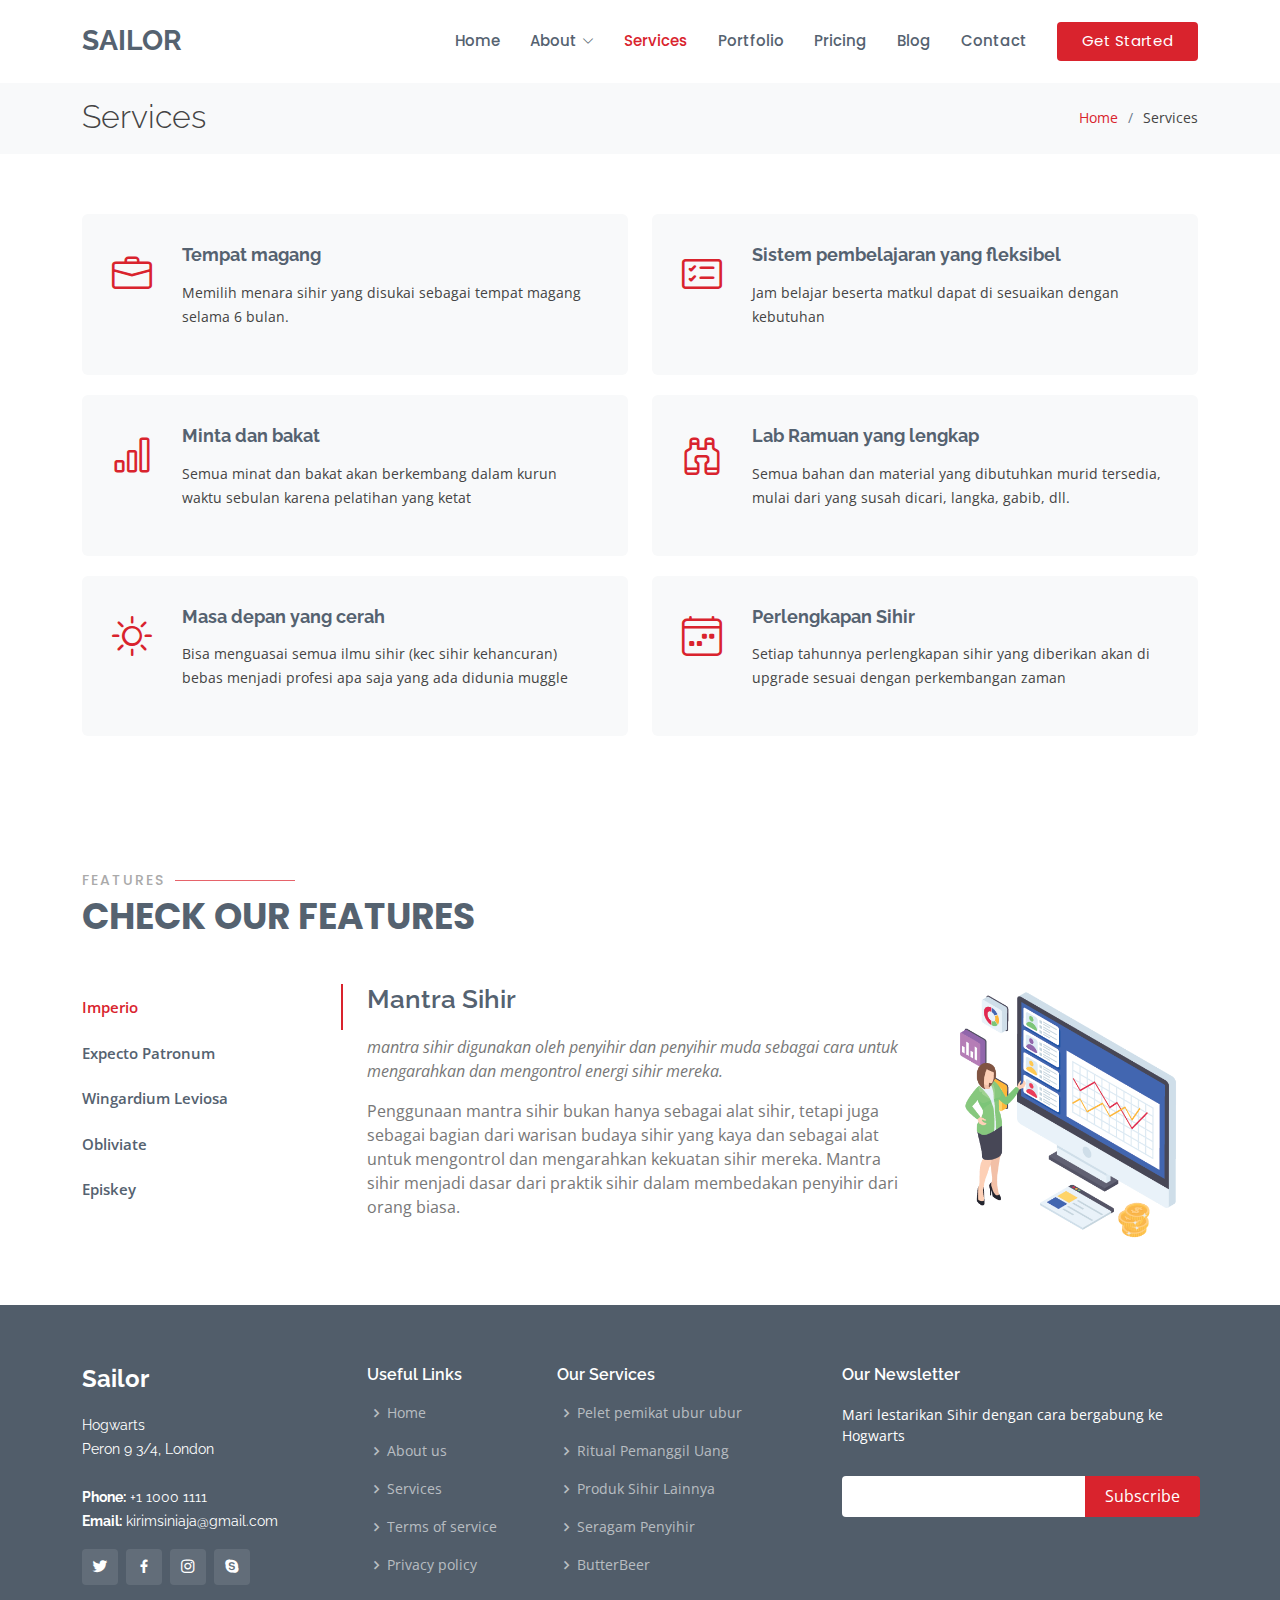
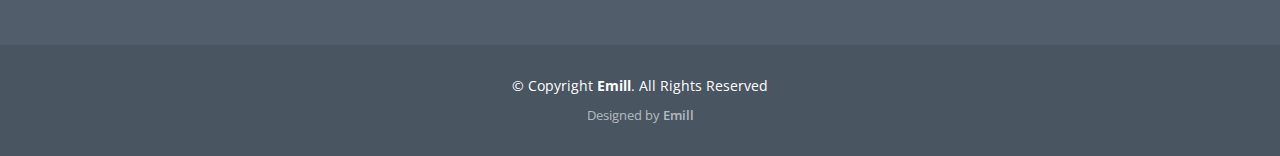
<file: PRG4_M1_P1_076/PRG4_M1_P1_076/Latihan/Sailor/services.html>
<!DOCTYPE html>
<html lang="en">

<head>
  <meta charset="utf-8">
  <meta content="width=device-width, initial-scale=1.0" name="viewport">

  <title>Services - Sailor Bootstrap Template</title>
  <meta content="" name="description">
  <meta content="" name="keywords">

  <!-- Favicons -->
  <link href="assets/img/favicon.png" rel="icon">
  <link href="assets/img/apple-touch-icon.png" rel="apple-touch-icon">

  <!-- Google Fonts -->
  <link href="https://fonts.googleapis.com/css?family=Open+Sans:300,300i,400,400i,600,600i,700,700i|Raleway:300,300i,400,400i,500,500i,600,600i,700,700i|Poppins:300,300i,400,400i,500,500i,600,600i,700,700i" rel="stylesheet">

  <!-- Vendor CSS Files -->
  <link href="assets/vendor/animate.css/animate.min.css" rel="stylesheet">
  <link href="assets/vendor/bootstrap/css/bootstrap.min.css" rel="stylesheet">
  <link href="assets/vendor/bootstrap-icons/bootstrap-icons.css" rel="stylesheet">
  <link href="assets/vendor/boxicons/css/boxicons.min.css" rel="stylesheet">
  <link href="assets/vendor/glightbox/css/glightbox.min.css" rel="stylesheet">
  <link href="assets/vendor/remixicon/remixicon.css" rel="stylesheet">
  <link href="assets/vendor/swiper/swiper-bundle.min.css" rel="stylesheet">

  <!-- Template Main CSS File -->
  <link href="assets/css/style.css" rel="stylesheet">

  <!-- =======================================================
  * Template Name: Sailor
  * Updated: Aug 30 2023 with Bootstrap v5.3.1
  * Template URL: https://bootstrapmade.com/sailor-free-bootstrap-theme/
  * Author: BootstrapMade.com
  * License: https://bootstrapmade.com/license/
  ======================================================== -->
</head>

<body>

  <!-- ======= Header ======= -->
  <header id="header" class="fixed-top d-flex align-items-center">
    <div class="container d-flex align-items-center">

      <h1 class="logo me-auto"><a href="index.html">Sailor</a></h1>
      <!-- Uncomment below if you prefer to use an image logo -->
      <!-- <a href="index.html" class="logo me-auto"><img src="assets/img/logo.png" alt="" class="img-fluid"></a>-->

      <nav id="navbar" class="navbar">
        <ul>
          <li><a href="index.html">Home</a></li>

          <li class="dropdown"><a href="#"><span>About</span> <i class="bi bi-chevron-down"></i></a>
            <ul>
              <li><a href="about.html">About</a></li>
              <li><a href="team.html">Team</a></li>
              <li><a href="testimonials.html">Testimonials</a></li>

              <li class="dropdown"><a href="#"><span>Deep Drop Down</span> <i class="bi bi-chevron-right"></i></a>
                <ul>
                  <li><a href="#">Deep Drop Down 1</a></li>
                  <li><a href="#">Deep Drop Down 2</a></li>
                  <li><a href="#">Deep Drop Down 3</a></li>
                  <li><a href="#">Deep Drop Down 4</a></li>
                  <li><a href="#">Deep Drop Down 5</a></li>
                </ul>
              </li>
            </ul>
          </li>
          <li><a href="services.html" class="active">Services</a></li>
          <li><a href="portfolio.html">Portfolio</a></li>
          <li><a href="pricing.html">Pricing</a></li>
          <li><a href="blog.html">Blog</a></li>

          <li><a href="contact.html">Contact</a></li>
          <li><a href="index.html" class="getstarted">Get Started</a></li>
        </ul>
        <i class="bi bi-list mobile-nav-toggle"></i>
      </nav><!-- .navbar -->

    </div>
  </header><!-- End Header -->

  <main id="main">

      <!-- ======= Breadcrumbs ======= -->
      <section id="breadcrumbs" class="breadcrumbs">
          <div class="container">

              <div class="d-flex justify-content-between align-items-center">
                  <h2>Services</h2>
                  <ol>
                      <li><a href="index.html">Home</a></li>
                      <li>Services</li>
                  </ol>
              </div>

          </div>
      </section><!-- End Breadcrumbs -->
      <!-- ======= Services Section ======= -->
      <section id="services" class="services">
          <div class="container">

              <div class="row">
                  <div class="col-md-6">
                      <div class="icon-box">
                          <i class="bi bi-briefcase"></i>
                          <h4><a href="#">Tempat magang</a></h4>
                          <p>Memilih menara sihir yang disukai sebagai tempat magang selama 6 bulan.</p>
                      </div>
                  </div>
                  <div class="col-md-6 mt-4 mt-md-0">
                      <div class="icon-box">
                          <i class="bi bi-card-checklist"></i>
                          <h4><a href="#">Sistem pembelajaran yang fleksibel</a></h4>
                          <p>Jam belajar beserta matkul dapat di sesuaikan dengan kebutuhan</p>
                      </div>
                  </div>
                  <div class="col-md-6 mt-4 mt-md-0">
                      <div class="icon-box">
                          <i class="bi bi-bar-chart"></i>
                          <h4><a href="#">Minta dan bakat</a></h4>
                          <p>Semua minat dan bakat akan berkembang dalam kurun waktu sebulan karena pelatihan yang ketat</p>
                      </div>
                  </div>
                  <div class="col-md-6 mt-4 mt-md-0">
                      <div class="icon-box">
                          <i class="bi bi-binoculars"></i>
                          <h4><a href="#">Lab Ramuan yang lengkap</a></h4>
                          <p>Semua bahan dan material yang dibutuhkan murid tersedia, mulai dari yang susah dicari, langka, gabib, dll.</p>
                      </div>
                  </div>
                  <div class="col-md-6 mt-4 mt-md-0">
                      <div class="icon-box">
                          <i class="bi bi-brightness-high"></i>
                          <h4><a href="#">Masa depan yang cerah</a></h4>
                          <p>Bisa menguasai semua ilmu sihir (kec sihir kehancuran) bebas menjadi profesi apa saja yang ada didunia muggle</p>
                      </div>
                  </div>
                  <div class="col-md-6 mt-4 mt-md-0">
                      <div class="icon-box">
                          <i class="bi bi-calendar4-week"></i>
                          <h4><a href="#">Perlengkapan Sihir</a></h4>
                          <p>Setiap tahunnya perlengkapan sihir yang diberikan akan di upgrade sesuai dengan perkembangan zaman</p>
                      </div>
                  </div>
              </div>

          </div>
      </section><!-- End Services Section -->

      <!-- ======= Features Section ======= -->
      <section id="features" class="features">
          <div class="container">

              <div class="section-title">
                  <h2>Features</h2>
                  <p>Check our Features</p>
              </div>

              <div class="row">
                  <div class="col-lg-3">
                      <ul class="nav nav-tabs flex-column">
                          <li class="nav-item">
                              <a class="nav-link active show" data-bs-toggle="tab" href="#tab-1">Imperio</a>
                          </li>
                          <li class="nav-item">
                              <a class="nav-link" data-bs-toggle="tab" href="#tab-2">Expecto Patronum</a>
                          </li>
                          <li class="nav-item">
                              <a class="nav-link" data-bs-toggle="tab" href="#tab-3">Wingardium Leviosa</a>
                          </li>
                          <li class="nav-item">
                              <a class="nav-link" data-bs-toggle="tab" href="#tab-4">Obliviate</a>
                          </li>
                          <li class="nav-item">
                              <a class="nav-link" data-bs-toggle="tab" href="#tab-5">Episkey</a>
                          </li>
                      </ul>
                  </div>
                  <div class="col-lg-9 mt-4 mt-lg-0">
                      <div class="tab-content">
                          <div class="tab-pane active show" id="tab-1">
                              <div class="row">
                                  <div class="col-lg-8 details order-2 order-lg-1">
                                      <h3>Mantra Sihir</h3>
                                      <p class="fst-italic"> mantra sihir digunakan oleh penyihir dan penyihir muda sebagai cara untuk mengarahkan dan mengontrol energi sihir mereka. </p>
                                      <p>Penggunaan mantra sihir bukan hanya sebagai alat sihir, tetapi juga sebagai bagian dari warisan budaya sihir yang kaya dan sebagai alat untuk mengontrol dan mengarahkan kekuatan sihir mereka. Mantra sihir menjadi dasar dari praktik sihir dalam membedakan penyihir dari orang biasa.</p>
                                  </div>
                                  <div class="col-lg-4 text-center order-1 order-lg-2">
                                      <img src="assets/img/features-1.png" alt="" class="img-fluid">
                                  </div>
                              </div>
                          </div>
                          <div class="tab-pane" id="tab-2">
                              <div class="row">
                                  <div class="col-lg-8 details order-2 order-lg-1">
                                      <h3>Et blanditiis nemo veritatis excepturi</h3>
                                      <p class="fst-italic">Qui laudantium consequatur laborum sit qui ad sapiente dila parde sonata raqer a videna mareta paulona marka</p>
                                      <p>Ea ipsum voluptatem consequatur quis est. Illum error ullam omnis quia et reiciendis sunt sunt est. Non aliquid repellendus itaque accusamus eius et velit ipsa voluptates. Optio nesciunt eaque beatae accusamus lerode pakto madirna desera vafle de nideran pal</p>
                                  </div>
                                  <div class="col-lg-4 text-center order-1 order-lg-2">
                                      <img src="assets/img/features-2.png" alt="" class="img-fluid">
                                  </div>
                              </div>
                          </div>
                          <div class="tab-pane" id="tab-3">
                              <div class="row">
                                  <div class="col-lg-8 details order-2 order-lg-1">
                                      <h3>Impedit facilis occaecati odio neque aperiam sit</h3>
                                      <p class="fst-italic">Eos voluptatibus quo. Odio similique illum id quidem non enim fuga. Qui natus non sunt dicta dolor et. In asperiores velit quaerat perferendis aut</p>
                                      <p>Iure officiis odit rerum. Harum sequi eum illum corrupti culpa veritatis quisquam. Neque necessitatibus illo rerum eum ut. Commodi ipsam minima molestiae sed laboriosam a iste odio. Earum odit nesciunt fugiat sit ullam. Soluta et harum voluptatem optio quae</p>
                                  </div>
                                  <div class="col-lg-4 text-center order-1 order-lg-2">
                                      <img src="assets/img/features-3.png" alt="" class="img-fluid">
                                  </div>
                              </div>
                          </div>
                          <div class="tab-pane" id="tab-4">
                              <div class="row">
                                  <div class="col-lg-8 details order-2 order-lg-1">
                                      <h3>Fuga dolores inventore laboriosam ut est accusamus laboriosam dolore</h3>
                                      <p class="fst-italic">Totam aperiam accusamus. Repellat consequuntur iure voluptas iure porro quis delectus</p>
                                      <p>Eaque consequuntur consequuntur libero expedita in voluptas. Nostrum ipsam necessitatibus aliquam fugiat debitis quis velit. Eum ex maxime error in consequatur corporis atque. Eligendi asperiores sed qui veritatis aperiam quia a laborum inventore</p>
                                  </div>
                                  <div class="col-lg-4 text-center order-1 order-lg-2">
                                      <img src="assets/img/features-4.png" alt="" class="img-fluid">
                                  </div>
                              </div>
                          </div>
                          <div class="tab-pane" id="tab-5">
                              <div class="row">
                                  <div class="col-lg-8 details order-2 order-lg-1">
                                      <h3>Est eveniet ipsam sindera pad rone matrelat sando reda</h3>
                                      <p class="fst-italic">Omnis blanditiis saepe eos autem qui sunt debitis porro quia.</p>
                                      <p>Exercitationem nostrum omnis. Ut reiciendis repudiandae minus. Omnis recusandae ut non quam ut quod eius qui. Ipsum quia odit vero atque qui quibusdam amet. Occaecati sed est sint aut vitae molestiae voluptate vel</p>
                                  </div>
                                  <div class="col-lg-4 text-center order-1 order-lg-2">
                                      <img src="assets/img/features-5.png" alt="" class="img-fluid">
                                  </div>
                              </div>
                          </div>
                      </div>
                  </div>
              </div>

          </div>
      </section><!-- End Features Section -->

  </main><!-- End #main -->

  <!-- ======= Footer ======= -->
  <footer id="footer">
    <div class="footer-top">
      <div class="container">
          <div class="row">

              <div class="col-lg-3 col-md-6">
                  <div class="footer-info">
                      <h3>Sailor</h3>
                      <p>
                          Hogwarts <br>
                          Peron 9 3/4, London<br><br>
                          <strong>Phone:</strong> +1 1000 1111<br>
                          <strong>Email:</strong> kirimsiniaja@gmail.com<br>
                      </p>
                      <div class="social-links mt-3">
                          <a href="#" class="twitter"><i class="bx bxl-twitter"></i></a>
                          <a href="#" class="facebook"><i class="bx bxl-facebook"></i></a>
                          <a href="#" class="instagram"><i class="bx bxl-instagram"></i></a>
                          <a href="#" class="google-plus"><i class="bx bxl-skype"></i></a>
                      </div>
                  </div>
              </div>

              <div class="col-lg-2 col-md-6 footer-links">
                  <h4>Useful Links</h4>
                  <ul>
                      <li><i class="bx bx-chevron-right"></i> <a href="#">Home</a></li>
                      <li><i class="bx bx-chevron-right"></i> <a href="#">About us</a></li>
                      <li><i class="bx bx-chevron-right"></i> <a href="#">Services</a></li>
                      <li><i class="bx bx-chevron-right"></i> <a href="#">Terms of service</a></li>
                      <li><i class="bx bx-chevron-right"></i> <a href="#">Privacy policy</a></li>
                  </ul>
              </div>

              <div class="col-lg-3 col-md-6 footer-links">
                  <h4>Our Services</h4>
                  <ul>
                      <li><i class="bx bx-chevron-right"></i> <a href="#">Pelet pemikat ubur ubur</a></li>
                      <li><i class="bx bx-chevron-right"></i> <a href="#">Ritual Pemanggil Uang</a></li>
                      <li><i class="bx bx-chevron-right"></i> <a href="#">Produk Sihir Lainnya</a></li>
                      <li><i class="bx bx-chevron-right"></i> <a href="#">Seragam Penyihir</a></li>
                      <li><i class="bx bx-chevron-right"></i> <a href="#">ButterBeer</a></li>
                  </ul>
              </div>

              <div class="col-lg-4 col-md-6 footer-newsletter">
                  <h4>Our Newsletter</h4>
                  <p>Mari lestarikan Sihir dengan cara bergabung ke Hogwarts</p>
                  <form action="" method="post">
                      <input type="email" name="email"><input type="submit" value="Subscribe">
                  </form>

              </div>

          </div>
      </div>
    </div>

    <div class="container">
      <div class="copyright">
        &copy; Copyright <strong><span>Emill</span></strong>. All Rights Reserved
      </div>
      <div class="credits">
        <!-- All the links in the footer should remain intact. -->
        <!-- You can delete the links only if you purchased the pro version. -->
        <!-- Licensing information: https://bootstrapmade.com/license/ -->
        <!-- Purchase the pro version with working PHP/AJAX contact form: https://bootstrapmade.com/sailor-free-bootstrap-theme/ -->
        Designed by <a href="https://bootstrapmade.com/">Emill</a>
      </div>
    </div>
  </footer><!-- End Footer -->

  <a href="#" class="back-to-top d-flex align-items-center justify-content-center"><i class="bi bi-arrow-up-short"></i></a>

  <!-- Vendor JS Files -->
  <script src="assets/vendor/bootstrap/js/bootstrap.bundle.min.js"></script>
  <script src="assets/vendor/glightbox/js/glightbox.min.js"></script>
  <script src="assets/vendor/isotope-layout/isotope.pkgd.min.js"></script>
  <script src="assets/vendor/swiper/swiper-bundle.min.js"></script>
  <script src="assets/vendor/waypoints/noframework.waypoints.js"></script>
  <script src="assets/vendor/php-email-form/validate.js"></script>

  <!-- Template Main JS File -->
  <script src="assets/js/main.js"></script>

</body>

</html>
</file>
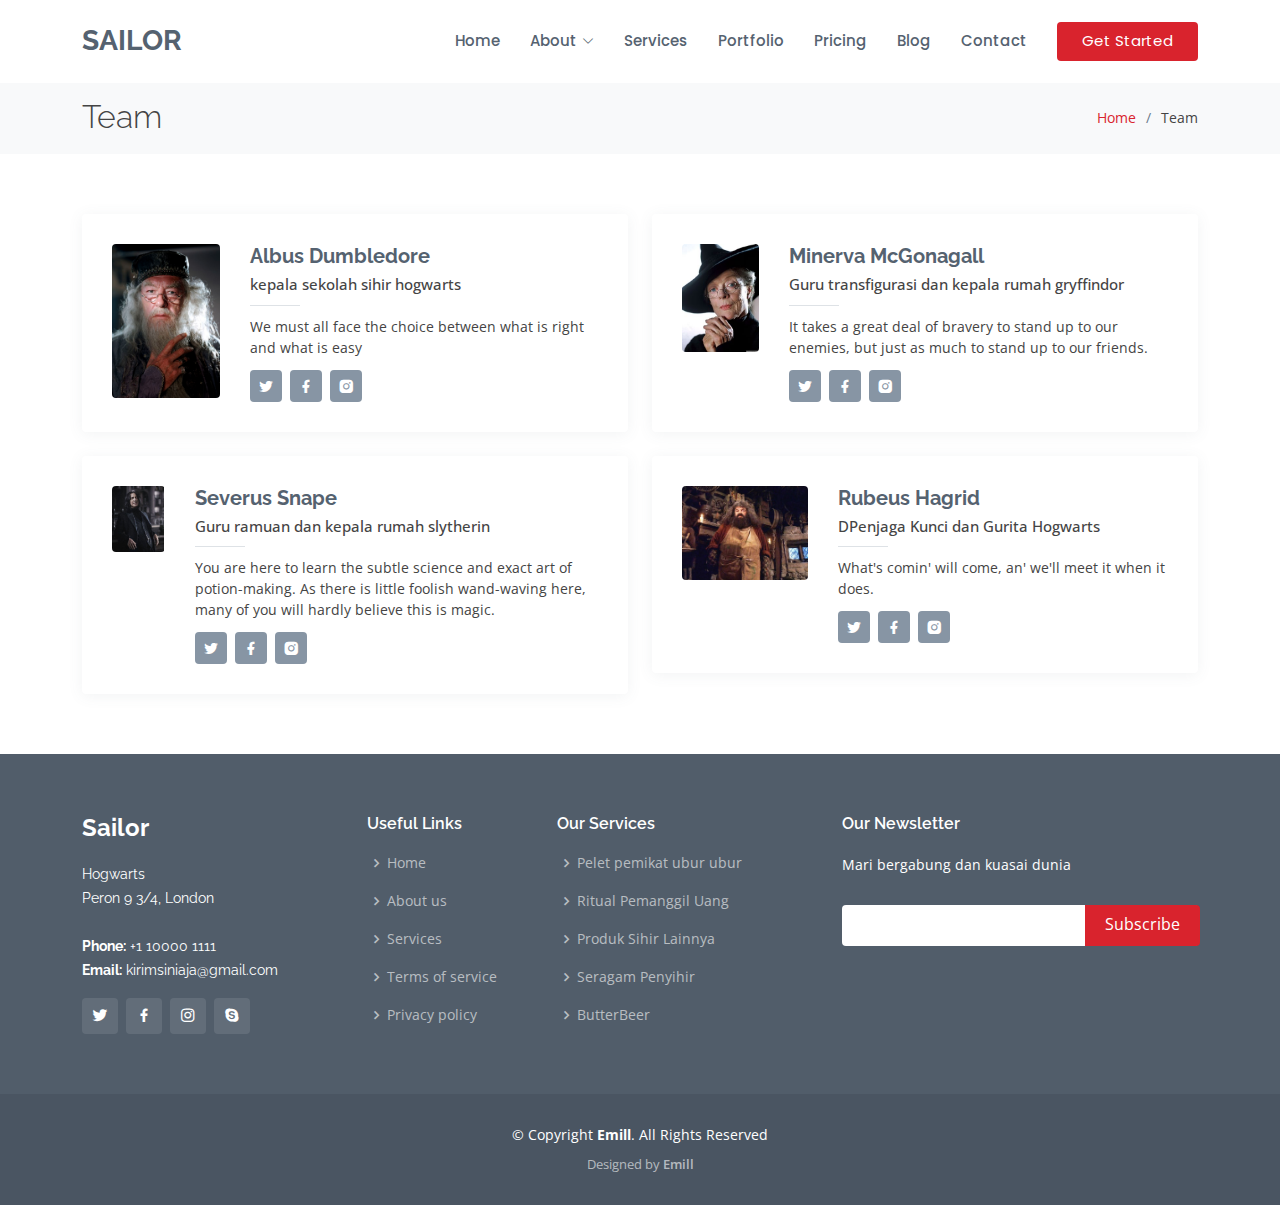
<file: PRG4_M1_P1_076/PRG4_M1_P1_076/Latihan/Sailor/team.html>
<!DOCTYPE html>
<html lang="en">

<head>
  <meta charset="utf-8">
  <meta content="width=device-width, initial-scale=1.0" name="viewport">

  <title>Team - Sailor Bootstrap Template</title>
  <meta content="" name="description">
  <meta content="" name="keywords">

  <!-- Favicons -->
  <link href="assets/img/favicon.png" rel="icon">
  <link href="assets/img/apple-touch-icon.png" rel="apple-touch-icon">

  <!-- Google Fonts -->
  <link href="https://fonts.googleapis.com/css?family=Open+Sans:300,300i,400,400i,600,600i,700,700i|Raleway:300,300i,400,400i,500,500i,600,600i,700,700i|Poppins:300,300i,400,400i,500,500i,600,600i,700,700i" rel="stylesheet">

  <!-- Vendor CSS Files -->
  <link href="assets/vendor/animate.css/animate.min.css" rel="stylesheet">
  <link href="assets/vendor/bootstrap/css/bootstrap.min.css" rel="stylesheet">
  <link href="assets/vendor/bootstrap-icons/bootstrap-icons.css" rel="stylesheet">
  <link href="assets/vendor/boxicons/css/boxicons.min.css" rel="stylesheet">
  <link href="assets/vendor/glightbox/css/glightbox.min.css" rel="stylesheet">
  <link href="assets/vendor/remixicon/remixicon.css" rel="stylesheet">
  <link href="assets/vendor/swiper/swiper-bundle.min.css" rel="stylesheet">

  <!-- Template Main CSS File -->
  <link href="assets/css/style.css" rel="stylesheet">

  <!-- =======================================================
  * Template Name: Sailor
  * Updated: Aug 30 2023 with Bootstrap v5.3.1
  * Template URL: https://bootstrapmade.com/sailor-free-bootstrap-theme/
  * Author: BootstrapMade.com
  * License: https://bootstrapmade.com/license/
  ======================================================== -->
</head>

<body>

  <!-- ======= Header ======= -->
  <header id="header" class="fixed-top d-flex align-items-center">
    <div class="container d-flex align-items-center">

      <h1 class="logo me-auto"><a href="index.html">Sailor</a></h1>
      <!-- Uncomment below if you prefer to use an image logo -->
      <!-- <a href="index.html" class="logo me-auto"><img src="assets/img/logo.png" alt="" class="img-fluid"></a>-->

      <nav id="navbar" class="navbar">
        <ul>
          <li><a href="index.html">Home</a></li>

          <li class="dropdown"><a href="#"><span>About</span> <i class="bi bi-chevron-down"></i></a>
            <ul>
              <li><a href="about.html">About</a></li>
              <li><a href="team.html" class="active">Team</a></li>
              <li><a href="testimonials.html">Testimonials</a></li>

              <li class="dropdown"><a href="#"><span>Deep Drop Down</span> <i class="bi bi-chevron-right"></i></a>
                <ul>
                  <li><a href="#">Deep Drop Down 1</a></li>
                  <li><a href="#">Deep Drop Down 2</a></li>
                  <li><a href="#">Deep Drop Down 3</a></li>
                  <li><a href="#">Deep Drop Down 4</a></li>
                  <li><a href="#">Deep Drop Down 5</a></li>
                </ul>
              </li>
            </ul>
          </li>
          <li><a href="services.html">Services</a></li>
          <li><a href="portfolio.html">Portfolio</a></li>
          <li><a href="pricing.html">Pricing</a></li>
          <li><a href="blog.html">Blog</a></li>

          <li><a href="contact.html">Contact</a></li>
          <li><a href="index.html" class="getstarted">Get Started</a></li>
        </ul>
        <i class="bi bi-list mobile-nav-toggle"></i>
      </nav><!-- .navbar -->

    </div>
  </header><!-- End Header -->

  <main id="main">

    <!-- ======= Breadcrumbs ======= -->
    <section id="breadcrumbs" class="breadcrumbs">
      <div class="container">

        <div class="d-flex justify-content-between align-items-center">
          <h2>Team</h2>
          <ol>
            <li><a href="index.html">Home</a></li>
            <li>Team</li>
          </ol>
        </div>

      </div>
    </section><!-- End Breadcrumbs -->

    <!-- ======= Team Section ======= -->
    <section id="team" class="team ">
      <div class="container">

        <div class="row">

          <div class="col-lg-6">
            <div class="member d-flex align-items-start">
              <div class="pic"><img src="assets/img/team/team1.jpg" class="img-fluid" alt=""></div>
              <div class="member-info">
                <h4>Albus Dumbledore</h4>
                <span>kepala sekolah sihir hogwarts</span>
                <p>We must all face the choice between what is right and what is easy</p>
                <div class="social">
                  <a href=""><i class="ri-twitter-fill"></i></a>
                  <a href=""><i class="ri-facebook-fill"></i></a>
                  <a href=""><i class="ri-instagram-fill"></i></a>
                </div>
              </div>
            </div>
          </div>

          <div class="col-lg-6 mt-4 mt-lg-0">
            <div class="member d-flex align-items-start">
              <div class="pic"><img src="assets/img/team/team2.jpg" class="img-fluid" alt=""></div>
              <div class="member-info">
                <h4>Minerva McGonagall</h4>
                <span>Guru transfigurasi dan kepala rumah gryffindor</span>
                <p>It takes a great deal of bravery to stand up to our enemies, but just as much to stand up to our friends.</p>
                <div class="social">
                  <a href=""><i class="ri-twitter-fill"></i></a>
                  <a href=""><i class="ri-facebook-fill"></i></a>
                  <a href=""><i class="ri-instagram-fill"></i></a>
                </div>
              </div>
            </div>
          </div>

          <div class="col-lg-6 mt-4">
            <div class="member d-flex align-items-start">
              <div class="pic"><img src="assets/img/team/team3.jpg" class="img-fluid" alt=""></div>
              <div class="member-info">
                  <h4>Severus Snape</h4>
                <span>Guru ramuan dan kepala rumah slytherin</span>
                <p>You are here to learn the subtle science and exact art of potion-making. As there is little foolish wand-waving here, many of you will hardly believe this is magic.</p>
                <div class="social">
                  <a href=""><i class="ri-twitter-fill"></i></a>
                  <a href=""><i class="ri-facebook-fill"></i></a>
                  <a href=""><i class="ri-instagram-fill"></i></a>
                </div>
              </div>
            </div>
          </div>

          <div class="col-lg-6 mt-4">
            <div class="member d-flex align-items-start">
              <div class="pic"><img src="assets/img/team/team4.jpg" class="img-fluid" alt=""></div>
              <div class="member-info">
                <h4>Rubeus Hagrid</h4>
                <span>DPenjaga Kunci dan Gurita Hogwarts</span>
                <p>What's comin' will come, an' we'll meet it when it does.</p>
                <div class="social">
                  <a href=""><i class="ri-twitter-fill"></i></a>
                  <a href=""><i class="ri-facebook-fill"></i></a>
                  <a href=""><i class="ri-instagram-fill"></i></a>
                </div>
              </div>
            </div>
          </div>

        </div>

      </div>
    </section><!-- End Team Section -->

  </main><!-- End #main -->

  <!-- ======= Footer ======= -->
  <footer id="footer">
    <div class="footer-top">
      <div class="container">
        <div class="row">

          <div class="col-lg-3 col-md-6">
            <div class="footer-info">
              <h3>Sailor</h3>
              <p>
                Hogwarts <br>
                Peron 9 3/4, London<br><br>
                <strong>Phone:</strong> +1 10000 1111<br>
                <strong>Email:</strong> kirimsiniaja@gmail.com<br>
              </p>
              <div class="social-links mt-3">
                <a href="#" class="twitter"><i class="bx bxl-twitter"></i></a>
                <a href="#" class="facebook"><i class="bx bxl-facebook"></i></a>
                <a href="#" class="instagram"><i class="bx bxl-instagram"></i></a>
                <a href="#" class="google-plus"><i class="bx bxl-skype"></i></a>
              </div>
            </div>
          </div>

          <div class="col-lg-2 col-md-6 footer-links">
            <h4>Useful Links</h4>
            <ul>
              <li><i class="bx bx-chevron-right"></i> <a href="#">Home</a></li>
              <li><i class="bx bx-chevron-right"></i> <a href="#">About us</a></li>
              <li><i class="bx bx-chevron-right"></i> <a href="#">Services</a></li>
              <li><i class="bx bx-chevron-right"></i> <a href="#">Terms of service</a></li>
              <li><i class="bx bx-chevron-right"></i> <a href="#">Privacy policy</a></li>
            </ul>
          </div>

          <div class="col-lg-3 col-md-6 footer-links">
              <h4>Our Services</h4>
              <ul>
                  <li><i class="bx bx-chevron-right"></i> <a href="#">Pelet pemikat ubur ubur</a></li>
                  <li><i class="bx bx-chevron-right"></i> <a href="#">Ritual Pemanggil Uang</a></li>
                  <li><i class="bx bx-chevron-right"></i> <a href="#">Produk Sihir Lainnya</a></li>
                  <li><i class="bx bx-chevron-right"></i> <a href="#">Seragam Penyihir</a></li>
                  <li><i class="bx bx-chevron-right"></i> <a href="#">ButterBeer</a></li>
              </ul>
          </div>

          <div class="col-lg-4 col-md-6 footer-newsletter">
            <h4>Our Newsletter</h4>
            <p>Mari bergabung dan kuasai dunia</p>
            <form action="" method="post">
              <input type="email" name="email"><input type="submit" value="Subscribe">
            </form>

          </div>

        </div>
      </div>
    </div>

    <div class="container">
      <div class="copyright">
        &copy; Copyright <strong><span>Emill</span></strong>. All Rights Reserved
      </div>
      <div class="credits">
        <!-- All the links in the footer should remain intact. -->
        <!-- You can delete the links only if you purchased the pro version. -->
        <!-- Licensing information: https://bootstrapmade.com/license/ -->
        <!-- Purchase the pro version with working PHP/AJAX contact form: https://bootstrapmade.com/sailor-free-bootstrap-theme/ -->
        Designed by <a href="https://bootstrapmade.com/">Emill</a>
      </div>
    </div>
  </footer><!-- End Footer -->

  <a href="#" class="back-to-top d-flex align-items-center justify-content-center"><i class="bi bi-arrow-up-short"></i></a>

  <!-- Vendor JS Files -->
  <script src="assets/vendor/bootstrap/js/bootstrap.bundle.min.js"></script>
  <script src="assets/vendor/glightbox/js/glightbox.min.js"></script>
  <script src="assets/vendor/isotope-layout/isotope.pkgd.min.js"></script>
  <script src="assets/vendor/swiper/swiper-bundle.min.js"></script>
  <script src="assets/vendor/waypoints/noframework.waypoints.js"></script>
  <script src="assets/vendor/php-email-form/validate.js"></script>

  <!-- Template Main JS File -->
  <script src="assets/js/main.js"></script>

</body>

</html>
</file>
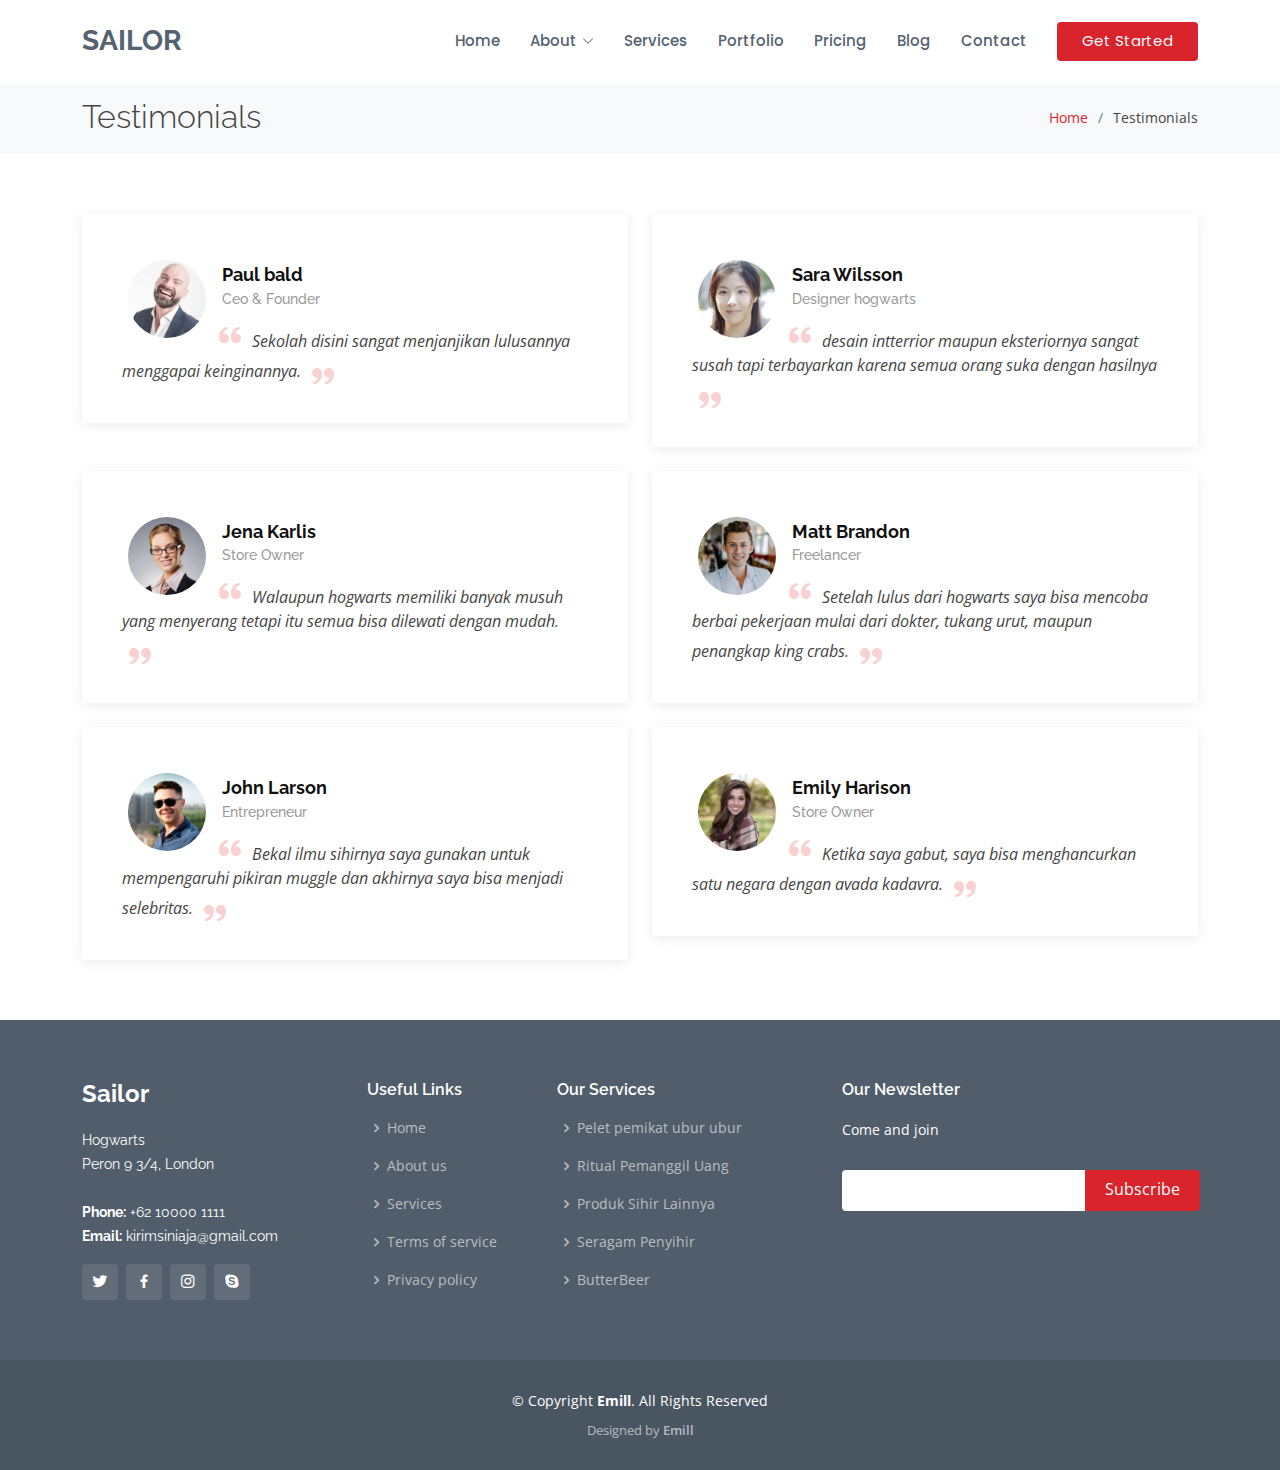
<file: PRG4_M1_P1_076/PRG4_M1_P1_076/Latihan/Sailor/testimonials.html>
<!DOCTYPE html>
<html lang="en">

<head>
  <meta charset="utf-8">
  <meta content="width=device-width, initial-scale=1.0" name="viewport">

  <title>Testimonials - Sailor Bootstrap Template</title>
  <meta content="" name="description">
  <meta content="" name="keywords">

  <!-- Favicons -->
  <link href="assets/img/favicon.png" rel="icon">
  <link href="assets/img/apple-touch-icon.png" rel="apple-touch-icon">

  <!-- Google Fonts -->
  <link href="https://fonts.googleapis.com/css?family=Open+Sans:300,300i,400,400i,600,600i,700,700i|Raleway:300,300i,400,400i,500,500i,600,600i,700,700i|Poppins:300,300i,400,400i,500,500i,600,600i,700,700i" rel="stylesheet">

  <!-- Vendor CSS Files -->
  <link href="assets/vendor/animate.css/animate.min.css" rel="stylesheet">
  <link href="assets/vendor/bootstrap/css/bootstrap.min.css" rel="stylesheet">
  <link href="assets/vendor/bootstrap-icons/bootstrap-icons.css" rel="stylesheet">
  <link href="assets/vendor/boxicons/css/boxicons.min.css" rel="stylesheet">
  <link href="assets/vendor/glightbox/css/glightbox.min.css" rel="stylesheet">
  <link href="assets/vendor/remixicon/remixicon.css" rel="stylesheet">
  <link href="assets/vendor/swiper/swiper-bundle.min.css" rel="stylesheet">

  <!-- Template Main CSS File -->
  <link href="assets/css/style.css" rel="stylesheet">

  <!-- =======================================================
  * Template Name: Sailor
  * Updated: Aug 30 2023 with Bootstrap v5.3.1
  * Template URL: https://bootstrapmade.com/sailor-free-bootstrap-theme/
  * Author: BootstrapMade.com
  * License: https://bootstrapmade.com/license/
  ======================================================== -->
</head>

<body>

  <!-- ======= Header ======= -->
  <header id="header" class="fixed-top d-flex align-items-center">
    <div class="container d-flex align-items-center">

      <h1 class="logo me-auto"><a href="index.html">Sailor</a></h1>
      <!-- Uncomment below if you prefer to use an image logo -->
      <!-- <a href="index.html" class="logo me-auto"><img src="assets/img/logo.png" alt="" class="img-fluid"></a>-->

      <nav id="navbar" class="navbar">
        <ul>
          <li><a href="index.html">Home</a></li>

          <li class="dropdown"><a href="#"><span>About</span> <i class="bi bi-chevron-down"></i></a>
            <ul>
              <li><a href="about.html">About</a></li>
              <li><a href="team.html">Team</a></li>
              <li><a href="testimonials.html" class="active">Testimonials</a></li>

              <li class="dropdown"><a href="#"><span>Deep Drop Down</span> <i class="bi bi-chevron-right"></i></a>
                <ul>
                  <li><a href="#">Deep Drop Down 1</a></li>
                  <li><a href="#">Deep Drop Down 2</a></li>
                  <li><a href="#">Deep Drop Down 3</a></li>
                  <li><a href="#">Deep Drop Down 4</a></li>
                  <li><a href="#">Deep Drop Down 5</a></li>
                </ul>
              </li>
            </ul>
          </li>
          <li><a href="services.html">Services</a></li>
          <li><a href="portfolio.html">Portfolio</a></li>
          <li><a href="pricing.html">Pricing</a></li>
          <li><a href="blog.html">Blog</a></li>

          <li><a href="contact.html">Contact</a></li>
          <li><a href="index.html" class="getstarted">Get Started</a></li>
        </ul>
        <i class="bi bi-list mobile-nav-toggle"></i>
      </nav><!-- .navbar -->

    </div>
  </header><!-- End Header -->

  <main id="main">

    <!-- ======= Breadcrumbs ======= -->
    <section id="breadcrumbs" class="breadcrumbs">
      <div class="container">

        <div class="d-flex justify-content-between align-items-center">
          <h2>Testimonials</h2>
          <ol>
            <li><a href="index.html">Home</a></li>
            <li>Testimonials</li>
          </ol>
        </div>

      </div>
    </section><!-- End Breadcrumbs -->

    <!-- ======= Testimonials Section ======= -->
    <section id="testimonials" class="testimonials">
      <div class="container">

        <div class="row">

          <div class="col-lg-6">
            <div class="testimonial-item">
              <img src="assets/img/testimonials/testimonials-1.jpg" class="testimonial-img" alt="">
              <h3>Paul bald</h3>
              <h4>Ceo &amp; Founder</h4>
              <p>
                <i class="bx bxs-quote-alt-left quote-icon-left"></i>
                Sekolah disini sangat menjanjikan lulusannya menggapai keinginannya.
                <i class="bx bxs-quote-alt-right quote-icon-right"></i>
              </p>
            </div>
          </div>

          <div class="col-lg-6">
            <div class="testimonial-item mt-4 mt-lg-0">
              <img src="assets/img/testimonials/testimonials-2.jpg" class="testimonial-img" alt="">
              <h3>Sara Wilsson</h3>
              <h4>Designer hogwarts</h4>
              <p>
                <i class="bx bxs-quote-alt-left quote-icon-left"></i>
              desain intterrior maupun eksteriornya sangat susah tapi terbayarkan karena semua orang suka dengan hasilnya
                <i class="bx bxs-quote-alt-right quote-icon-right"></i>
              </p>
            </div>
          </div>

          <div class="col-lg-6">
            <div class="testimonial-item mt-4">
              <img src="assets/img/testimonials/testimonials-3.jpg" class="testimonial-img" alt="">
              <h3>Jena Karlis</h3>
              <h4>Store Owner</h4>
              <p>
                <i class="bx bxs-quote-alt-left quote-icon-left"></i>
              Walaupun hogwarts memiliki banyak musuh yang menyerang tetapi itu semua bisa dilewati dengan mudah.
                <i class="bx bxs-quote-alt-right quote-icon-right"></i>
              </p>
            </div>
          </div>

          <div class="col-lg-6">
            <div class="testimonial-item mt-4">
              <img src="assets/img/testimonials/testimonials-4.jpg" class="testimonial-img" alt="">
              <h3>Matt Brandon</h3>
              <h4>Freelancer</h4>
              <p>
                <i class="bx bxs-quote-alt-left quote-icon-left"></i>
                Setelah lulus dari hogwarts saya bisa mencoba berbai pekerjaan mulai dari dokter, tukang urut, maupun penangkap king crabs.
                <i class="bx bxs-quote-alt-right quote-icon-right"></i>
              </p>
            </div>
          </div>

          <div class="col-lg-6">
            <div class="testimonial-item mt-4">
              <img src="assets/img/testimonials/testimonials-5.jpg" class="testimonial-img" alt="">
              <h3>John Larson</h3>
              <h4>Entrepreneur</h4>
              <p>
                <i class="bx bxs-quote-alt-left quote-icon-left"></i>
                Bekal ilmu sihirnya saya gunakan untuk mempengaruhi pikiran muggle dan akhirnya saya bisa menjadi selebritas.
                <i class="bx bxs-quote-alt-right quote-icon-right"></i>
              </p>
            </div>
          </div>

          <div class="col-lg-6">
            <div class="testimonial-item mt-4">
              <img src="assets/img/testimonials/testimonials-6.jpg" class="testimonial-img" alt="">
              <h3>Emily Harison</h3>
              <h4>Store Owner</h4>
              <p>
                <i class="bx bxs-quote-alt-left quote-icon-left"></i>
               Ketika saya gabut, saya bisa menghancurkan satu negara dengan avada kadavra.
                <i class="bx bxs-quote-alt-right quote-icon-right"></i>
              </p>
            </div>
          </div>

        </div>

      </div>
    </section><!-- End Testimonials Section -->

  </main><!-- End #main -->

  <!-- ======= Footer ======= -->
  <footer id="footer">
    <div class="footer-top">
      <div class="container">
          <div class="row">

              <div class="col-lg-3 col-md-6">
                  <div class="footer-info">
                      <h3>Sailor</h3>
                      <p>
                          Hogwarts <br>
                          Peron 9 3/4, London<br><br>
                          <strong>Phone:</strong> +62 10000 1111<br>
                          <strong>Email:</strong> kirimsiniaja@gmail.com<br>
                      </p>
                      <div class="social-links mt-3">
                          <a href="#" class="twitter"><i class="bx bxl-twitter"></i></a>
                          <a href="#" class="facebook"><i class="bx bxl-facebook"></i></a>
                          <a href="#" class="instagram"><i class="bx bxl-instagram"></i></a>
                          <a href="#" class="google-plus"><i class="bx bxl-skype"></i></a>
                      </div>
                  </div>
              </div>

              <div class="col-lg-2 col-md-6 footer-links">
                  <h4>Useful Links</h4>
                  <ul>
                      <li><i class="bx bx-chevron-right"></i> <a href="#">Home</a></li>
                      <li><i class="bx bx-chevron-right"></i> <a href="#">About us</a></li>
                      <li><i class="bx bx-chevron-right"></i> <a href="#">Services</a></li>
                      <li><i class="bx bx-chevron-right"></i> <a href="#">Terms of service</a></li>
                      <li><i class="bx bx-chevron-right"></i> <a href="#">Privacy policy</a></li>
                  </ul>
              </div>

              <div class="col-lg-3 col-md-6 footer-links">
                  <h4>Our Services</h4>
                  <ul>
                      <li><i class="bx bx-chevron-right"></i> <a href="#">Pelet pemikat ubur ubur</a></li>
                      <li><i class="bx bx-chevron-right"></i> <a href="#">Ritual Pemanggil Uang</a></li>
                      <li><i class="bx bx-chevron-right"></i> <a href="#">Produk Sihir Lainnya</a></li>
                      <li><i class="bx bx-chevron-right"></i> <a href="#">Seragam Penyihir</a></li>
                      <li><i class="bx bx-chevron-right"></i> <a href="#">ButterBeer</a></li>
                  </ul>
              </div>

              <div class="col-lg-4 col-md-6 footer-newsletter">
                  <h4>Our Newsletter</h4>
                  <p>Come and join</p>
                  <form action="" method="post">
                      <input type="email" name="email"><input type="submit" value="Subscribe">
                  </form>

              </div>

          </div>
      </div>
    </div>

    <div class="container">
      <div class="copyright">
        &copy; Copyright <strong><span>Emill</span></strong>. All Rights Reserved
      </div>
      <div class="credits">
        <!-- All the links in the footer should remain intact. -->
        <!-- You can delete the links only if you purchased the pro version. -->
        <!-- Licensing information: https://bootstrapmade.com/license/ -->
        <!-- Purchase the pro version with working PHP/AJAX contact form: https://bootstrapmade.com/sailor-free-bootstrap-theme/ -->
        Designed by <a href="https://bootstrapmade.com/">Emill</a>
      </div>
    </div>
  </footer><!-- End Footer -->

  <a href="#" class="back-to-top d-flex align-items-center justify-content-center"><i class="bi bi-arrow-up-short"></i></a>

  <!-- Vendor JS Files -->
  <script src="assets/vendor/bootstrap/js/bootstrap.bundle.min.js"></script>
  <script src="assets/vendor/glightbox/js/glightbox.min.js"></script>
  <script src="assets/vendor/isotope-layout/isotope.pkgd.min.js"></script>
  <script src="assets/vendor/swiper/swiper-bundle.min.js"></script>
  <script src="assets/vendor/waypoints/noframework.waypoints.js"></script>
  <script src="assets/vendor/php-email-form/validate.js"></script>

  <!-- Template Main JS File -->
  <script src="assets/js/main.js"></script>

</body>

</html>
</file>
<file: PRG4_M1_P1_076/PRG4_M1_P1_076/Style.css>
﻿/*aturan gaya untuk tabel*/
table {
    width: 100%;
    border-collapse: collapse;
    margin-bottom: 20px;
}
th, td {
    border: 1px solid #ddd;
    padding: 8px;
    text-align: left;
}

th {
    background-color: #f2f2f2;
}
 /* aturan gaya untuk formulir */
 form {
     max-width: 400px;
     margin: 0 auto;
 }

 label { 
     display: block;
     margin-bottom: 10px;
 }
</file>
<file: PRG4_M1_P1_076/PRG4_M1_P1_076/Latihan/Sailor/assets/css/style.css>
/**
* Template Name: Sailor
* Updated: Aug 30 2023 with Bootstrap v5.3.1
* Template URL: https://bootstrapmade.com/sailor-free-bootstrap-theme/
* Author: BootstrapMade.com
* License: https://bootstrapmade.com/license/
*/

/*--------------------------------------------------------------
# General
--------------------------------------------------------------*/
body {
  font-family: "Open Sans", sans-serif;
  color: #444444;
}

a {
  text-decoration: none;
  color: #d9232d;
}

a:hover {
  color: #e24d55;
  text-decoration: none;
}

h1,
h2,
h3,
h4,
h5,
h6 {
  font-family: "Raleway", sans-serif;
}

/*--------------------------------------------------------------
# Back to top button
--------------------------------------------------------------*/
.back-to-top {
  position: fixed;
  visibility: hidden;
  opacity: 0;
  right: 15px;
  bottom: 15px;
  z-index: 996;
  background: #d9232d;
  width: 40px;
  height: 40px;
  border-radius: 4px;
  transition: all 0.4s;
}

.back-to-top i {
  font-size: 28px;
  color: #fff;
  line-height: 0;
}

.back-to-top:hover {
  background: #e1444d;
  color: #fff;
}

.back-to-top.active {
  visibility: visible;
  opacity: 1;
}

/*--------------------------------------------------------------
# Header
--------------------------------------------------------------*/
#header {
  background: white;
  transition: all 0.5s;
  z-index: 997;
  padding: 20px 0;
}

#header.header-scrolled {
  box-shadow: 0px 2px 15px rgba(0, 0, 0, 0.1);
  padding: 12px 0;
}

#header.header-inner-pages {
  box-shadow: 0px 2px 15px rgba(0, 0, 0, 0.1);
}

#header .logo {
  font-size: 28px;
  margin: 0;
  padding: 0;
  line-height: 1;
  font-weight: 700;
  text-transform: uppercase;
}

#header .logo a {
  color: #556270;
}

#header .logo img {
  max-height: 40px;
}

/*--------------------------------------------------------------
# Navigation Menu
--------------------------------------------------------------*/
/**
* Desktop Navigation 
*/
.navbar {
  padding: 0;
}

.navbar ul {
  margin: 0;
  padding: 0;
  display: flex;
  list-style: none;
  align-items: center;
}

.navbar li {
  position: relative;
}

.navbar a,
.navbar a:focus {
  display: flex;
  align-items: center;
  justify-content: space-between;
  padding: 10px 0 10px 30px;
  font-family: "Poppins", sans-serif;
  font-size: 15px;
  font-weight: 500;
  color: #556270;
  white-space: nowrap;
  transition: 0.3s;
}

.navbar a i,
.navbar a:focus i {
  font-size: 12px;
  line-height: 0;
  margin-left: 5px;
}

.navbar a:hover,
.navbar .active,
.navbar .active:focus,
.navbar li:hover>a {
  color: #d9232d;
}

.navbar .getstarted,
.navbar .getstarted:focus {
  background: #d9232d;
  padding: 8px 25px;
  margin-left: 30px;
  border-radius: 4px;
  font-weight: 400;
  color: #fff;
}

.navbar .getstarted:hover,
.navbar .getstarted:focus:hover {
  color: #fff;
  background: #e1444d;
}

.navbar .dropdown ul {
  display: block;
  position: absolute;
  left: 14px;
  top: calc(100% + 30px);
  margin: 0;
  padding: 10px 0;
  z-index: 99;
  opacity: 0;
  visibility: hidden;
  background: #fff;
  box-shadow: 0px 0px 30px rgba(127, 137, 161, 0.25);
  transition: 0.3s;
}

.navbar .dropdown ul li {
  min-width: 200px;
}

.navbar .dropdown ul a {
  padding: 10px 20px;
  font-size: 15px;
  text-transform: none;
  font-weight: 400;
}

.navbar .dropdown ul a i {
  font-size: 12px;
}

.navbar .dropdown ul a:hover,
.navbar .dropdown ul .active:hover,
.navbar .dropdown ul li:hover>a {
  color: #d9232d;
}

.navbar .dropdown:hover>ul {
  opacity: 1;
  top: 100%;
  visibility: visible;
}

.navbar .dropdown .dropdown ul {
  top: 0;
  left: calc(100% - 30px);
  visibility: hidden;
}

.navbar .dropdown .dropdown:hover>ul {
  opacity: 1;
  top: 0;
  left: 100%;
  visibility: visible;
}

@media (max-width: 1366px) {
  .navbar .dropdown .dropdown ul {
    left: -90%;
  }

  .navbar .dropdown .dropdown:hover>ul {
    left: -100%;
  }
}

/**
* Mobile Navigation 
*/
.mobile-nav-toggle {
  color: #556270;
  font-size: 28px;
  cursor: pointer;
  display: none;
  line-height: 0;
  transition: 0.5s;
}

.mobile-nav-toggle.bi-x {
  color: #fff;
}

@media (max-width: 991px) {
  .mobile-nav-toggle {
    display: block;
  }

  .navbar ul {
    display: none;
  }
}

.navbar-mobile {
  position: fixed;
  overflow: hidden;
  top: 0;
  right: 0;
  left: 0;
  bottom: 0;
  background: rgba(63, 73, 83, 0.9);
  transition: 0.3s;
  z-index: 999;
}

.navbar-mobile .mobile-nav-toggle {
  position: absolute;
  top: 15px;
  right: 15px;
}

.navbar-mobile ul {
  display: block;
  position: absolute;
  top: 55px;
  right: 15px;
  bottom: 15px;
  left: 15px;
  padding: 10px 0;
  background-color: #fff;
  overflow-y: auto;
  transition: 0.3s;
}

.navbar-mobile a,
.navbar-mobile a:focus {
  padding: 10px 20px;
  font-size: 15px;
  color: #556270;
}

.navbar-mobile a:hover,
.navbar-mobile .active,
.navbar-mobile li:hover>a {
  color: #d9232d;
}

.navbar-mobile .getstarted,
.navbar-mobile .getstarted:focus {
  margin: 15px;
}

.navbar-mobile .dropdown ul {
  position: static;
  display: none;
  margin: 10px 20px;
  padding: 10px 0;
  z-index: 99;
  opacity: 1;
  visibility: visible;
  background: #fff;
  box-shadow: 0px 0px 30px rgba(127, 137, 161, 0.25);
}

.navbar-mobile .dropdown ul li {
  min-width: 200px;
}

.navbar-mobile .dropdown ul a {
  padding: 10px 20px;
}

.navbar-mobile .dropdown ul a i {
  font-size: 12px;
}

.navbar-mobile .dropdown ul a:hover,
.navbar-mobile .dropdown ul .active:hover,
.navbar-mobile .dropdown ul li:hover>a {
  color: #d9232d;
}

.navbar-mobile .dropdown>.dropdown-active {
  display: block;
}

/*--------------------------------------------------------------
# Hero Section
--------------------------------------------------------------*/
#hero {
  width: 100%;
  height: 100vh;
  background-color: rgba(63, 73, 83, 0.8);
  overflow: hidden;
  position: relative;
}

#hero .carousel,
#hero .carousel-inner,
#hero .carousel-item,
#hero .carousel-item::before {
  position: absolute;
  top: 0;
  right: 0;
  left: 0;
  bottom: 0;
}

#hero .carousel-item {
  background-size: cover;
  background-position: center;
  background-repeat: no-repeat;
}

#hero .carousel-item::before {
  content: "";
  background-color: rgba(30, 35, 40, 0.6);
}

#hero .carousel-container {
  display: flex;
  justify-content: center;
  align-items: center;
  position: absolute;
  bottom: 0;
  top: 70px;
  left: 50px;
  right: 50px;
}

#hero .container {
  text-align: center;
}

#hero h2 {
  color: #fff;
  margin-bottom: 20px;
  font-size: 48px;
  font-weight: 700;
}

#hero p {
  animation-delay: 0.4s;
  margin: 0 auto 30px auto;
  color: #fff;
}

#hero .carousel-inner .carousel-item {
  transition-property: opacity;
  background-position: center top;
}

#hero .carousel-inner .carousel-item,
#hero .carousel-inner .active.carousel-item-start,
#hero .carousel-inner .active.carousel-item-end {
  opacity: 0;
}

#hero .carousel-inner .active,
#hero .carousel-inner .carousel-item-next.carousel-item-start,
#hero .carousel-inner .carousel-item-prev.carousel-item-end {
  opacity: 1;
  transition: 0.5s;
}

#hero .carousel-inner .carousel-item-next,
#hero .carousel-inner .carousel-item-prev,
#hero .carousel-inner .active.carousel-item-start,
#hero .carousel-inner .active.carousel-item-end {
  left: 0;
  transform: translate3d(0, 0, 0);
}

#hero .carousel-control-next-icon,
#hero .carousel-control-prev-icon {
  background: none;
  font-size: 30px;
  line-height: 0;
  width: auto;
  height: auto;
  background: rgba(255, 255, 255, 0.2);
  border-radius: 50px;
  transition: 0.3s;
  color: rgba(255, 255, 255, 0.5);
  width: 54px;
  height: 54px;
  display: flex;
  align-items: center;
  justify-content: center;
}

#hero .carousel-control-next-icon:hover,
#hero .carousel-control-prev-icon:hover {
  background: rgba(255, 255, 255, 0.3);
  color: rgba(255, 255, 255, 0.8);
}

#hero .carousel-indicators li {
  list-style-type: none;
  cursor: pointer;
  background: #fff;
  overflow: hidden;
  border: 0;
  width: 12px;
  height: 12px;
  border-radius: 50px;
  opacity: 0.6;
  transition: 0.3s;
}

#hero .carousel-indicators li.active {
  opacity: 1;
  background: #d9232d;
}

#hero .btn-get-started {
  font-family: "Raleway", sans-serif;
  font-weight: 500;
  font-size: 14px;
  letter-spacing: 1px;
  display: inline-block;
  padding: 14px 32px;
  border-radius: 4px;
  transition: 0.5s;
  line-height: 1;
  color: #fff;
  animation-delay: 0.8s;
  background: #d9232d;
}

#hero .btn-get-started:hover {
  background: #df3740;
}

@media (max-width: 992px) {
  #hero {
    height: 100vh;
  }

  #hero .carousel-container {
    top: 8px;
  }
}

@media (max-width: 768px) {
  #hero h2 {
    font-size: 28px;
  }
}

@media (min-width: 1024px) {

  #hero .carousel-control-prev,
  #hero .carousel-control-next {
    width: 5%;
  }
}

@media (max-height: 500px) {
  #hero {
    height: 120vh;
  }
}

/*--------------------------------------------------------------
# Sections General
--------------------------------------------------------------*/
section {
  padding: 60px 0;
  overflow: hidden;
}

.section-bg,
.services .icon-box {
  background-color: #f8f9fa;
}

.section-title {
  padding-bottom: 40px;
}

.section-title h2 {
  font-size: 14px;
  font-weight: 500;
  padding: 0;
  line-height: 1px;
  margin: 0 0 5px 0;
  letter-spacing: 2px;
  text-transform: uppercase;
  color: #aaaaaa;
  font-family: "Poppins", sans-serif;
}

.section-title h2::after {
  content: "";
  width: 120px;
  height: 1px;
  display: inline-block;
  background: #e6636a;
  margin: 4px 10px;
}

.section-title p {
  margin: 0;
  margin: 0;
  font-size: 36px;
  font-weight: 700;
  text-transform: uppercase;
  font-family: "Poppins", sans-serif;
  color: #556270;
}

/*--------------------------------------------------------------
# Breadcrumbs
--------------------------------------------------------------*/
.breadcrumbs {
  padding: 18px 0;
  background: #f8f9fa;
  min-height: 40px;
  margin-top: 80px;
}

.breadcrumbs h2 {
  font-size: 32px;
  font-weight: 300;
  margin: 0;
}

.breadcrumbs ol {
  display: flex;
  flex-wrap: wrap;
  list-style: none;
  padding: 0;
  margin: 0;
  font-size: 14px;
}

.breadcrumbs ol li+li {
  padding-left: 10px;
}

.breadcrumbs ol li+li::before {
  display: inline-block;
  padding-right: 10px;
  color: #6b7b8d;
  content: "/";
}

@media (max-width: 992px) {
  .breadcrumbs {
    margin-top: 58px;
  }

  .breadcrumbs .d-flex {
    display: block !important;
  }

  .breadcrumbs h2 {
    margin-bottom: 10px;
  }

  .breadcrumbs ol {
    display: block;
  }

  .breadcrumbs ol li {
    display: inline-block;
  }
}

/*--------------------------------------------------------------
# About
--------------------------------------------------------------*/
.about .content h2 {
  font-weight: 700;
  font-size: 48px;
  line-height: 60px;
  margin-bottom: 20px;
  text-transform: uppercase;
}

.about .content h3 {
  font-weight: 500;
  line-height: 32px;
  font-size: 24px;
}

.about .content ul {
  list-style: none;
  padding: 0;
}

.about .content ul li {
  padding: 10px 0 0 28px;
  position: relative;
}

.about .content ul i {
  left: 0;
  top: 7px;
  position: absolute;
  font-size: 20px;
  color: #d9232d;
}

.about .content p:last-child {
  margin-bottom: 0;
}

/*--------------------------------------------------------------
# Clients
--------------------------------------------------------------*/
.clients {
  padding: 15px 0;
  text-align: center;
}

.clients img {
  max-width: 45%;
  transition: all 0.4s ease-in-out;
  display: inline-block;
  padding: 15px 0;
  filter: grayscale(100);
}

.clients img:hover {
  filter: none;
  transform: scale(1.15);
}

@media (max-width: 768px) {
  .clients img {
    max-width: 40%;
  }
}

/*--------------------------------------------------------------
# Services
--------------------------------------------------------------*/
.services .icon-box {
  margin-bottom: 20px;
  padding: 30px;
  border-radius: 6px;
}

.services .icon-box i {
  float: left;
  color: #d9232d;
  font-size: 40px;
}

.services .icon-box h4 {
  margin-left: 70px;
  font-weight: 700;
  margin-bottom: 15px;
  font-size: 18px;
}

.services .icon-box h4 a {
  color: #556270;
  transition: 0.3s;
}

.services .icon-box p {
  margin-left: 70px;
  line-height: 24px;
  font-size: 14px;
}

.services .icon-box:hover h4 a {
  color: #d9232d;
}

/*--------------------------------------------------------------
# Portfolio
--------------------------------------------------------------*/
.portfolio .portfolio-item {
  margin-bottom: 30px;
}

.portfolio #portfolio-flters {
  padding: 0;
  margin: 0 auto 20px auto;
  list-style: none;
  text-align: center;
}

.portfolio #portfolio-flters li {
  cursor: pointer;
  display: inline-block;
  padding: 8px 15px 10px 15px;
  font-size: 14px;
  font-weight: 600;
  line-height: 1;
  text-transform: uppercase;
  color: #444444;
  margin-bottom: 5px;
  transition: all 0.3s ease-in-out;
  border-radius: 3px;
}

.portfolio #portfolio-flters li:hover,
.portfolio #portfolio-flters li.filter-active {
  color: #fff;
  background: #d9232d;
}

.portfolio #portfolio-flters li:last-child {
  margin-right: 0;
}

.portfolio .portfolio-wrap {
  transition: 0.3s;
  position: relative;
  overflow: hidden;
  z-index: 1;
  background: rgba(85, 98, 112, 0.6);
}

.portfolio .portfolio-wrap::before {
  content: "";
  background: rgba(85, 98, 112, 0.6);
  position: absolute;
  left: 0;
  right: 0;
  top: 0;
  bottom: 0;
  transition: all ease-in-out 0.3s;
  z-index: 2;
  opacity: 0;
}

.portfolio .portfolio-wrap img {
  transition: all ease-in-out 0.3s;
}

.portfolio .portfolio-wrap .portfolio-info {
  opacity: 0;
  position: absolute;
  top: 0;
  left: 0;
  right: 0;
  bottom: 0;
  z-index: 3;
  transition: all ease-in-out 0.3s;
  display: flex;
  flex-direction: column;
  justify-content: flex-end;
  align-items: flex-start;
  padding: 20px;
}

.portfolio .portfolio-wrap .portfolio-info h4 {
  font-size: 20px;
  color: #fff;
  font-weight: 600;
}

.portfolio .portfolio-wrap .portfolio-info p {
  color: rgba(255, 255, 255, 0.7);
  font-size: 14px;
  text-transform: uppercase;
  padding: 0;
  margin: 0;
  font-style: italic;
}

.portfolio .portfolio-wrap .portfolio-links {
  text-align: center;
  z-index: 4;
}

.portfolio .portfolio-wrap .portfolio-links a {
  color: rgba(255, 255, 255, 0.6);
  margin: 0 5px 0 0;
  font-size: 28px;
  display: inline-block;
  transition: 0.3s;
}

.portfolio .portfolio-wrap .portfolio-links a:hover {
  color: white;
}

.portfolio .portfolio-wrap:hover::before {
  opacity: 1;
}

.portfolio .portfolio-wrap:hover img {
  transform: scale(1.2);
}

.portfolio .portfolio-wrap:hover .portfolio-info {
  opacity: 1;
}

/*--------------------------------------------------------------
# Portfolio Details
--------------------------------------------------------------*/
.portfolio-details {
  padding-top: 40px;
}

.portfolio-details .portfolio-details-slider img {
  width: 100%;
}

.portfolio-details .portfolio-details-slider .swiper-pagination {
  margin-top: 20px;
  position: relative;
}

.portfolio-details .portfolio-details-slider .swiper-pagination .swiper-pagination-bullet {
  width: 12px;
  height: 12px;
  background-color: #fff;
  opacity: 1;
  border: 1px solid #d9232d;
}

.portfolio-details .portfolio-details-slider .swiper-pagination .swiper-pagination-bullet-active {
  background-color: #d9232d;
}

.portfolio-details .portfolio-info {
  padding: 30px;
  box-shadow: 0px 0 30px rgba(85, 98, 112, 0.08);
}

.portfolio-details .portfolio-info h3 {
  font-size: 22px;
  font-weight: 700;
  margin-bottom: 20px;
  padding-bottom: 20px;
  border-bottom: 1px solid #eee;
}

.portfolio-details .portfolio-info ul {
  list-style: none;
  padding: 0;
  font-size: 15px;
}

.portfolio-details .portfolio-info ul li+li {
  margin-top: 10px;
}

.portfolio-details .portfolio-description {
  padding-top: 30px;
}

.portfolio-details .portfolio-description h2 {
  font-size: 26px;
  font-weight: 700;
  margin-bottom: 20px;
}

.portfolio-details .portfolio-description p {
  padding: 0;
}

/*--------------------------------------------------------------
# Our Team
--------------------------------------------------------------*/
.team .member {
  position: relative;
  box-shadow: 0px 2px 15px rgba(85, 98, 112, 0.08);
  padding: 30px;
  border-radius: 4px;
  background: white;
}

.team .member .pic {
  overflow: hidden;
  width: 140px;
  border-radius: 4px;
}

.team .member .pic img {
  transition: ease-in-out 0.3s;
}

.team .member:hover img {
  transform: scale(1.1);
}

.team .member .member-info {
  padding-left: 30px;
}

.team .member h4 {
  font-weight: 700;
  margin-bottom: 5px;
  font-size: 20px;
  color: #556270;
}

.team .member span {
  display: block;
  font-size: 15px;
  padding-bottom: 10px;
  position: relative;
  font-weight: 500;
}

.team .member span::after {
  content: "";
  position: absolute;
  display: block;
  width: 50px;
  height: 1px;
  background: #dee2e6;
  bottom: 0;
  left: 0;
}

.team .member p {
  margin: 10px 0 0 0;
  font-size: 14px;
}

.team .member .social {
  margin-top: 12px;
  display: flex;
  align-items: center;
  justify-content: flex-start;
}

.team .member .social a {
  transition: ease-in-out 0.3s;
  display: flex;
  align-items: center;
  justify-content: center;
  border-radius: 4px;
  width: 32px;
  height: 32px;
  background: #8795a4;
}

.team .member .social a i {
  color: #fff;
  font-size: 16px;
  margin: 0 2px;
}

.team .member .social a:hover {
  background: #d9232d;
}

.team .member .social a+a {
  margin-left: 8px;
}

/*--------------------------------------------------------------
# Our Skills
--------------------------------------------------------------*/
.skills .progress {
  height: 60px;
  display: block;
  background: none;
  border-radius: 0;
}

.skills .progress .skill {
  padding: 10px 0;
  margin: 0;
  text-transform: uppercase;
  display: block;
  font-weight: 600;
  font-family: "Poppins", sans-serif;
  color: #556270;
}

.skills .progress .skill .val {
  float: right;
  font-style: normal;
}

.skills .progress-bar-wrap {
  background: #edeff1;
}

.skills .progress-bar {
  width: 1px;
  height: 10px;
  transition: 0.9s;
  background-color: #6b7b8d;
}

/*--------------------------------------------------------------
# Features
--------------------------------------------------------------*/
.features {
  overflow: hidden;
}

.features .nav-tabs {
  border: 0;
}

.features .nav-link {
  border: 0;
  padding: 12px 15px 12px 0;
  transition: 0.3s;
  color: #556270;
  border-radius: 0;
  border-right: 2px solid white;
  font-weight: 600;
  font-size: 15px;
}

.features .nav-link:hover {
  color: #d9232d;
}

.features .nav-link.active {
  color: #d9232d;
  border-color: #d9232d;
}

.features .tab-pane.active {
  animation: fadeIn 0.5s ease-out;
}

.features .details h3 {
  font-size: 26px;
  font-weight: 600;
  margin-bottom: 20px;
  color: #556270;
}

.features .details p {
  color: #777777;
}

.features .details p:last-child {
  margin-bottom: 0;
}

@media (max-width: 992px) {
  .features .nav-link {
    border: 0;
    padding: 15px;
  }

  .features .nav-link.active {
    color: #fff;
    background: #d9232d;
  }
}

/*--------------------------------------------------------------
# Pricing
--------------------------------------------------------------*/
.pricing .box {
  padding: 20px;
  background: #fff;
  text-align: center;
  box-shadow: 0px 0px 4px rgba(0, 0, 0, 0.12);
  border-radius: 5px;
  position: relative;
  overflow: hidden;
}

.pricing h3 {
  font-weight: 400;
  margin: -20px -20px 20px -20px;
  padding: 20px 15px;
  font-size: 16px;
  font-weight: 600;
  color: #777777;
  background: #f8f8f8;
}

.pricing h4 {
  font-size: 36px;
  color: #d9232d;
  font-weight: 600;
  font-family: "Poppins", sans-serif;
  margin-bottom: 20px;
}

.pricing h4 sup {
  font-size: 20px;
  top: -15px;
  left: -3px;
}

.pricing h4 span {
  color: #bababa;
  font-size: 16px;
  font-weight: 300;
}

.pricing ul {
  padding: 0;
  list-style: none;
  color: #444444;
  text-align: center;
  line-height: 20px;
  font-size: 14px;
}

.pricing ul li {
  padding-bottom: 16px;
}

.pricing ul i {
  color: #d9232d;
  font-size: 18px;
  padding-right: 4px;
}

.pricing ul .na {
  color: #ccc;
  text-decoration: line-through;
}

.pricing .btn-wrap {
  margin: 20px -20px -20px -20px;
  padding: 20px 15px;
  background: #f8f8f8;
  text-align: center;
}

.pricing .btn-buy {
  background: #d9232d;
  display: inline-block;
  padding: 8px 35px 9px 35px;
  border-radius: 4px;
  color: #fff;
  transition: none;
  font-size: 14px;
  font-weight: 400;
  font-family: "Raleway", sans-serif;
  font-weight: 600;
  transition: 0.3s;
}

.pricing .btn-buy:hover {
  background: #e1444d;
}

.pricing .featured h3 {
  color: #fff;
  background: #d9232d;
}

.pricing .advanced {
  width: 200px;
  position: absolute;
  top: 18px;
  right: -68px;
  transform: rotate(45deg);
  z-index: 1;
  font-size: 14px;
  padding: 1px 0 3px 0;
  background: #d9232d;
  color: #fff;
}

/*--------------------------------------------------------------
# Frequently Asked Questions
--------------------------------------------------------------*/
.faq .faq-item {
  margin: 20px 0;
  padding: 20px 0;
  border-bottom: 1px solid white;
}

.faq .faq-item i {
  color: #dee2e6;
  font-size: 20px;
  float: left;
  line-height: 0;
  padding: 13px 0 0 0;
  margin: 0;
}

.faq .faq-item h4 {
  font-size: 16px;
  line-height: 26px;
  font-weight: 500;
  margin: 0 0 10px 28px;
  font-family: "Poppins", sans-serif;
}

.faq .faq-item p {
  font-size: 15px;
}

/*--------------------------------------------------------------
# Testimonials
--------------------------------------------------------------*/
.testimonials .testimonials-carousel,
.testimonials .testimonials-slider {
  overflow: hidden;
}

.testimonials .testimonial-item {
  box-sizing: content-box;
  padding: 40px;
  box-shadow: 0px 2px 12px rgba(0, 0, 0, 0.08);
  position: relative;
  background: #fff;
}

.testimonials .testimonial-item .testimonial-img {
  width: 90px;
  border-radius: 50px;
  border: 6px solid #fff;
  float: left;
  margin: 0 10px 0 0;
}

.testimonials .testimonial-item h3 {
  font-size: 18px;
  font-weight: bold;
  margin: 10px 0 5px 0;
  color: #111;
}

.testimonials .testimonial-item h4 {
  font-size: 14px;
  color: #999;
  margin: 0;
}

.testimonials .testimonial-item .quote-icon-left,
.testimonials .testimonial-item .quote-icon-right {
  color: #f8d1d3;
  font-size: 26px;
}

.testimonials .testimonial-item .quote-icon-left {
  display: inline-block;
  left: -5px;
  position: relative;
}

.testimonials .testimonial-item .quote-icon-right {
  display: inline-block;
  right: -5px;
  position: relative;
  top: 10px;
}

.testimonials .testimonial-item p {
  font-style: italic;
  margin: 15px 0 0 0;
  padding: 0;
}

/*--------------------------------------------------------------
# Contact
--------------------------------------------------------------*/
.contact .info {
  width: 100%;
  background: #fff;
}

.contact .info i {
  font-size: 20px;
  color: #556270;
  float: left;
  width: 44px;
  height: 44px;
  background: #edeff1;
  display: flex;
  justify-content: center;
  align-items: center;
  border-radius: 50px;
  transition: all 0.3s ease-in-out;
}

.contact .info h4 {
  padding: 0 0 0 60px;
  font-size: 22px;
  font-weight: 600;
  margin-bottom: 5px;
  color: #556270;
}

.contact .info p {
  padding: 0 0 0 60px;
  margin-bottom: 0;
  font-size: 14px;
  color: #8795a4;
}

.contact .info .email,
.contact .info .phone {
  margin-top: 40px;
}

.contact .info .email:hover i,
.contact .info .address:hover i,
.contact .info .phone:hover i {
  background: #556270;
  color: #fff;
}

.contact .php-email-form {
  width: 100%;
  background: #fff;
}

.contact .php-email-form .form-group {
  padding-bottom: 8px;
}

.contact .php-email-form .error-message {
  display: none;
  color: #fff;
  background: #ed3c0d;
  text-align: left;
  padding: 15px;
  font-weight: 600;
}

.contact .php-email-form .error-message br+br {
  margin-top: 25px;
}

.contact .php-email-form .sent-message {
  display: none;
  color: #fff;
  background: #18d26e;
  text-align: center;
  padding: 15px;
  font-weight: 600;
}

.contact .php-email-form .loading {
  display: none;
  background: #fff;
  text-align: center;
  padding: 15px;
}

.contact .php-email-form .loading:before {
  content: "";
  display: inline-block;
  border-radius: 50%;
  width: 24px;
  height: 24px;
  margin: 0 10px -6px 0;
  border: 3px solid #18d26e;
  border-top-color: #eee;
  animation: animate-loading 1s linear infinite;
}

.contact .php-email-form input,
.contact .php-email-form textarea {
  border-radius: 0;
  box-shadow: none;
  font-size: 14px;
  border-radius: 4px;
}

.contact .php-email-form input:focus,
.contact .php-email-form textarea:focus {
  border-color: #d9232d;
}

.contact .php-email-form input {
  height: 44px;
}

.contact .php-email-form textarea {
  padding: 10px 12px;
}

.contact .php-email-form button[type=submit] {
  background: #d9232d;
  border: 0;
  padding: 10px 24px;
  color: #fff;
  transition: 0.4s;
  border-radius: 4px;
}

.contact .php-email-form button[type=submit]:hover {
  background: #e24d55;
}

@keyframes animate-loading {
  0% {
    transform: rotate(0deg);
  }

  100% {
    transform: rotate(360deg);
  }
}

/*--------------------------------------------------------------
# Blog
--------------------------------------------------------------*/
.blog {
  padding: 40px 0 20px 0;
}

.blog .entry {
  padding: 30px;
  margin-bottom: 60px;
  box-shadow: 0 4px 16px rgba(0, 0, 0, 0.1);
}

.blog .entry .entry-img {
  max-height: 440px;
  margin: -30px -30px 20px -30px;
  overflow: hidden;
}

.blog .entry .entry-title {
  font-size: 28px;
  font-weight: bold;
  padding: 0;
  margin: 0 0 20px 0;
}

.blog .entry .entry-title a {
  color: #556270;
  transition: 0.3s;
}

.blog .entry .entry-title a:hover {
  color: #d9232d;
}

.blog .entry .entry-meta {
  margin-bottom: 15px;
  color: #c1c8d0;
}

.blog .entry .entry-meta ul {
  display: flex;
  flex-wrap: wrap;
  list-style: none;
  align-items: center;
  padding: 0;
  margin: 0;
}

.blog .entry .entry-meta ul li+li {
  padding-left: 20px;
}

.blog .entry .entry-meta i {
  font-size: 16px;
  margin-right: 8px;
  line-height: 0;
}

.blog .entry .entry-meta a {
  color: #777777;
  font-size: 14px;
  display: inline-block;
  line-height: 1;
}

.blog .entry .entry-content p {
  line-height: 24px;
}

.blog .entry .entry-content .read-more {
  -moz-text-align-last: right;
  text-align-last: right;
}

.blog .entry .entry-content .read-more a {
  display: inline-block;
  background: #d9232d;
  color: #fff;
  padding: 6px 20px;
  transition: 0.3s;
  font-size: 14px;
  border-radius: 4px;
}

.blog .entry .entry-content .read-more a:hover {
  background: #df3740;
}

.blog .entry .entry-content h3 {
  font-size: 22px;
  margin-top: 30px;
  font-weight: bold;
}

.blog .entry .entry-content blockquote {
  overflow: hidden;
  background-color: #fafafa;
  padding: 60px;
  position: relative;
  text-align: center;
  margin: 20px 0;
}

.blog .entry .entry-content blockquote p {
  color: #444444;
  line-height: 1.6;
  margin-bottom: 0;
  font-style: italic;
  font-weight: 500;
  font-size: 22px;
}

.blog .entry .entry-content blockquote::after {
  content: "";
  position: absolute;
  left: 0;
  top: 0;
  bottom: 0;
  width: 3px;
  background-color: #556270;
  margin-top: 20px;
  margin-bottom: 20px;
}

.blog .entry .entry-footer {
  padding-top: 10px;
  border-top: 1px solid #e6e6e6;
}

.blog .entry .entry-footer i {
  color: #a4afba;
  display: inline;
}

.blog .entry .entry-footer a {
  color: #606f7e;
  transition: 0.3s;
}

.blog .entry .entry-footer a:hover {
  color: #d9232d;
}

.blog .entry .entry-footer .cats {
  list-style: none;
  display: inline;
  padding: 0 20px 0 0;
  font-size: 14px;
}

.blog .entry .entry-footer .cats li {
  display: inline-block;
}

.blog .entry .entry-footer .tags {
  list-style: none;
  display: inline;
  padding: 0;
  font-size: 14px;
}

.blog .entry .entry-footer .tags li {
  display: inline-block;
}

.blog .entry .entry-footer .tags li+li::before {
  padding-right: 6px;
  color: #6c757d;
  content: ",";
}

.blog .entry .entry-footer .share {
  font-size: 16px;
}

.blog .entry .entry-footer .share i {
  padding-left: 5px;
}

.blog .entry-single {
  margin-bottom: 30px;
}

.blog .blog-author {
  padding: 20px;
  margin-bottom: 30px;
  box-shadow: 0 4px 16px rgba(0, 0, 0, 0.1);
}

.blog .blog-author img {
  width: 120px;
  margin-right: 20px;
}

.blog .blog-author h4 {
  font-weight: 600;
  font-size: 22px;
  margin-bottom: 0px;
  padding: 0;
  color: #556270;
}

.blog .blog-author .social-links {
  margin: 0 10px 10px 0;
}

.blog .blog-author .social-links a {
  color: rgba(85, 98, 112, 0.5);
  margin-right: 5px;
}

.blog .blog-author p {
  font-style: italic;
  color: #b7b7b7;
}

.blog .blog-comments {
  margin-bottom: 30px;
}

.blog .blog-comments .comments-count {
  font-weight: bold;
}

.blog .blog-comments .comment {
  margin-top: 30px;
  position: relative;
}

.blog .blog-comments .comment .comment-img {
  margin-right: 14px;
}

.blog .blog-comments .comment .comment-img img {
  width: 60px;
}

.blog .blog-comments .comment h5 {
  font-size: 16px;
  margin-bottom: 2px;
}

.blog .blog-comments .comment h5 a {
  font-weight: bold;
  color: #444444;
  transition: 0.3s;
}

.blog .blog-comments .comment h5 a:hover {
  color: #d9232d;
}

.blog .blog-comments .comment h5 .reply {
  padding-left: 10px;
  color: #556270;
}

.blog .blog-comments .comment h5 .reply i {
  font-size: 20px;
}

.blog .blog-comments .comment time {
  display: block;
  font-size: 14px;
  color: #6b7b8d;
  margin-bottom: 5px;
}

.blog .blog-comments .comment.comment-reply {
  padding-left: 40px;
}

.blog .blog-comments .reply-form {
  margin-top: 30px;
  padding: 30px;
  box-shadow: 0 4px 16px rgba(0, 0, 0, 0.1);
}

.blog .blog-comments .reply-form h4 {
  font-weight: bold;
  font-size: 22px;
}

.blog .blog-comments .reply-form p {
  font-size: 14px;
}

.blog .blog-comments .reply-form input {
  border-radius: 4px;
  padding: 10px 10px;
  font-size: 14px;
}

.blog .blog-comments .reply-form input:focus {
  box-shadow: none;
  border-color: #e9797f;
}

.blog .blog-comments .reply-form textarea {
  border-radius: 4px;
  padding: 10px 10px;
  font-size: 14px;
}

.blog .blog-comments .reply-form textarea:focus {
  box-shadow: none;
  border-color: #e9797f;
}

.blog .blog-comments .reply-form .form-group {
  margin-bottom: 25px;
}

.blog .blog-comments .reply-form .btn-primary {
  border-radius: 4px;
  padding: 10px 20px;
  border: 0;
  background-color: #556270;
}

.blog .blog-comments .reply-form .btn-primary:hover {
  background-color: #606f7e;
}

.blog .blog-pagination {
  color: #8795a4;
}

.blog .blog-pagination ul {
  display: flex;
  padding: 0;
  margin: 0;
  list-style: none;
}

.blog .blog-pagination li {
  margin: 0 5px;
  transition: 0.3s;
}

.blog .blog-pagination li a {
  color: #556270;
  padding: 7px 16px;
  display: flex;
  align-items: center;
  justify-content: center;
}

.blog .blog-pagination li.active,
.blog .blog-pagination li:hover {
  background: #d9232d;
}

.blog .blog-pagination li.active a,
.blog .blog-pagination li:hover a {
  color: #fff;
}

.blog .sidebar {
  padding: 30px;
  margin: 0 0 60px 20px;
  box-shadow: 0 4px 16px rgba(0, 0, 0, 0.1);
}

.blog .sidebar .sidebar-title {
  font-size: 20px;
  font-weight: 700;
  padding: 0 0 0 0;
  margin: 0 0 15px 0;
  color: #556270;
  position: relative;
}

.blog .sidebar .sidebar-item {
  margin-bottom: 30px;
}

.blog .sidebar .search-form form {
  background: #fff;
  border: 1px solid #ddd;
  padding: 3px 10px;
  position: relative;
}

.blog .sidebar .search-form form input[type=text] {
  border: 0;
  padding: 4px;
  border-radius: 4px;
  width: calc(100% - 40px);
}

.blog .sidebar .search-form form button {
  position: absolute;
  top: 0;
  right: 0;
  bottom: 0;
  border: 0;
  background: none;
  font-size: 16px;
  padding: 0 15px;
  margin: -1px;
  background: #d9232d;
  color: #fff;
  transition: 0.3s;
  border-radius: 0 4px 4px 0;
  line-height: 0;
}

.blog .sidebar .search-form form button i {
  line-height: 0;
}

.blog .sidebar .search-form form button:hover {
  background: #de323c;
}

.blog .sidebar .categories ul {
  list-style: none;
  padding: 0;
}

.blog .sidebar .categories ul li+li {
  padding-top: 10px;
}

.blog .sidebar .categories ul a {
  color: #556270;
  transition: 0.3s;
}

.blog .sidebar .categories ul a:hover {
  color: #d9232d;
}

.blog .sidebar .categories ul a span {
  padding-left: 5px;
  color: #aaaaaa;
  font-size: 14px;
}

.blog .sidebar .recent-posts .post-item+.post-item {
  margin-top: 15px;
}

.blog .sidebar .recent-posts img {
  width: 80px;
  float: left;
}

.blog .sidebar .recent-posts h4 {
  font-size: 15px;
  margin-left: 95px;
  font-weight: bold;
}

.blog .sidebar .recent-posts h4 a {
  color: #556270;
  transition: 0.3s;
}

.blog .sidebar .recent-posts h4 a:hover {
  color: #d9232d;
}

.blog .sidebar .recent-posts time {
  display: block;
  margin-left: 95px;
  font-style: italic;
  font-size: 14px;
  color: #aaaaaa;
}

.blog .sidebar .tags {
  margin-bottom: -10px;
}

.blog .sidebar .tags ul {
  list-style: none;
  padding: 0;
}

.blog .sidebar .tags ul li {
  display: inline-block;
}

.blog .sidebar .tags ul a {
  color: #96a2af;
  font-size: 14px;
  padding: 6px 14px;
  margin: 0 6px 8px 0;
  border: 1px solid white;
  display: inline-block;
  transition: 0.3s;
}

.blog .sidebar .tags ul a:hover {
  color: #fff;
  border: 1px solid #d9232d;
  background: #d9232d;
}

.blog .sidebar .tags ul a span {
  padding-left: 5px;
  color: #fbfbfc;
  font-size: 14px;
}

/*--------------------------------------------------------------
# Footer
--------------------------------------------------------------*/
#footer {
  background: #4a5562;
  padding: 0 0 30px 0;
  color: #fff;
  font-size: 14px;
}

#footer .footer-top {
  background: #515d6a;
  padding: 60px 0 30px 0;
}

#footer .footer-top .footer-info {
  margin-bottom: 30px;
}

#footer .footer-top .footer-info h3 {
  font-size: 24px;
  margin: 0 0 20px 0;
  padding: 2px 0 2px 0;
  line-height: 1;
  font-weight: 700;
}

#footer .footer-top .footer-info p {
  font-size: 14px;
  line-height: 24px;
  margin-bottom: 0;
  font-family: "Raleway", sans-serif;
  color: #fff;
}

#footer .footer-top .social-links a {
  font-size: 18px;
  display: inline-block;
  background: rgba(255, 255, 255, 0.1);
  color: #fff;
  line-height: 1;
  padding: 8px 0;
  margin-right: 4px;
  border-radius: 4px;
  text-align: center;
  width: 36px;
  height: 36px;
  transition: 0.3s;
}

#footer .footer-top .social-links a:hover {
  background: #d9232d;
  color: #fff;
  text-decoration: none;
}

#footer .footer-top h4 {
  font-size: 16px;
  font-weight: 600;
  color: #fff;
  position: relative;
  padding-bottom: 12px;
}

#footer .footer-top .footer-links {
  margin-bottom: 30px;
}

#footer .footer-top .footer-links ul {
  list-style: none;
  padding: 0;
  margin: 0;
}

#footer .footer-top .footer-links ul i {
  padding-right: 2px;
  color: rgba(255, 255, 255, 0.6);
  font-size: 18px;
  line-height: 1;
}

#footer .footer-top .footer-links ul li {
  padding: 10px 0;
  display: flex;
  align-items: center;
}

#footer .footer-top .footer-links ul li:first-child {
  padding-top: 0;
}

#footer .footer-top .footer-links ul a {
  color: rgba(255, 255, 255, 0.6);
  transition: 0.3s;
  display: inline-block;
  line-height: 1;
}

#footer .footer-top .footer-links ul a:hover {
  color: white;
}

#footer .footer-top .footer-newsletter form {
  margin-top: 30px;
  background: #fff;
  padding: 6px 10px;
  position: relative;
  border-radius: 4px;
}

#footer .footer-top .footer-newsletter form input[type=email] {
  border: 0;
  padding: 4px;
  width: calc(100% - 110px);
}

#footer .footer-top .footer-newsletter form input[type=submit] {
  position: absolute;
  top: 0;
  right: -2px;
  bottom: 0;
  border: 0;
  background: none;
  font-size: 16px;
  padding: 0 20px 2px 20px;
  background: #d9232d;
  color: #fff;
  transition: 0.3s;
  border-radius: 0 4px 4px 0;
}

#footer .footer-top .footer-newsletter form input[type=submit]:hover {
  background: #df3740;
}

#footer .copyright {
  text-align: center;
  padding-top: 30px;
}

#footer .credits {
  padding-top: 10px;
  text-align: center;
  font-size: 13px;
  color: rgba(255, 255, 255, 0.6);
}

#footer .credits a {
  color: rgba(255, 255, 255, 0.6);
  transition: 0.3s;
  font-weight: 600;
}

#footer .credits a:hover {
  color: white;
}
</file>
